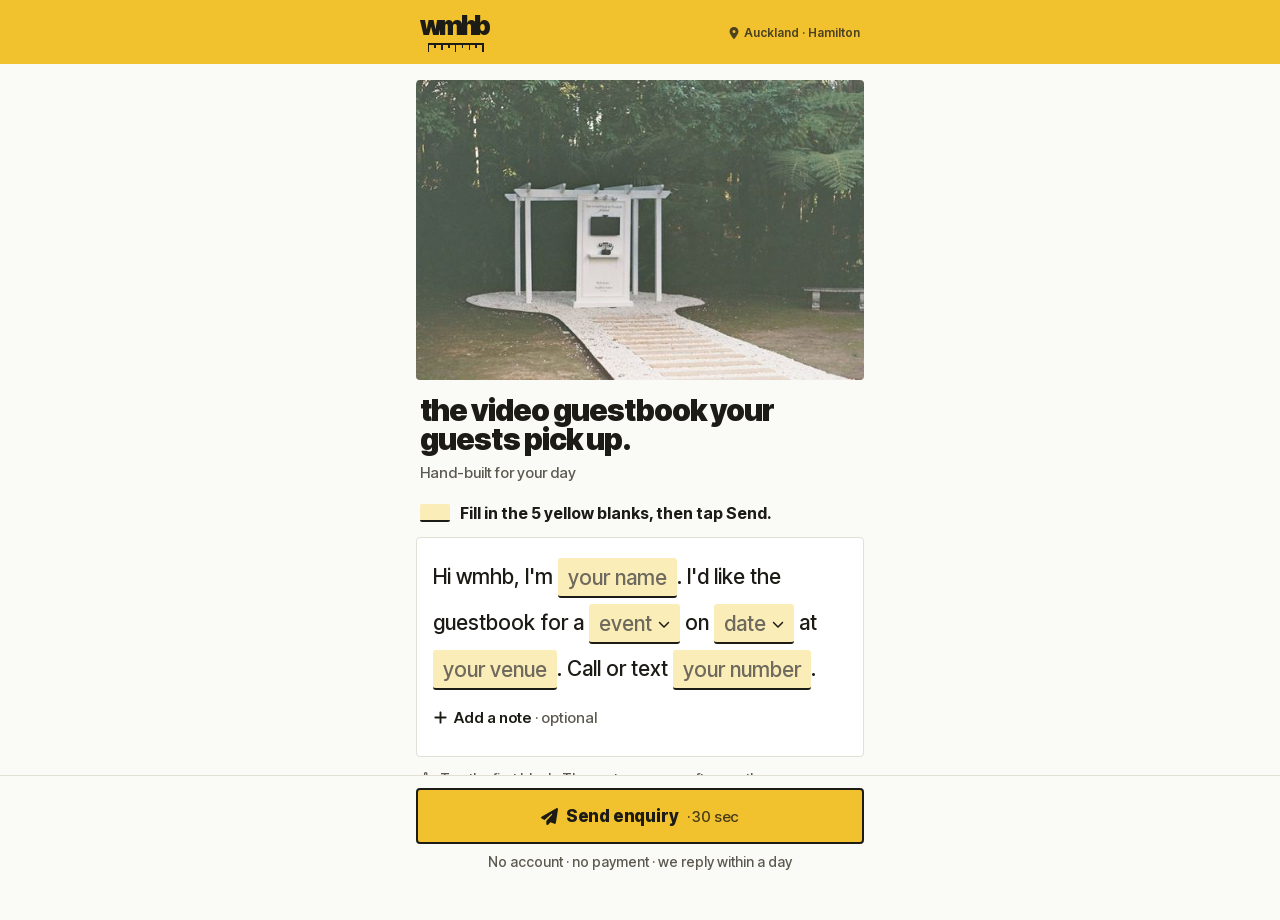
<file: docs/index.html>
<!doctype html>
<html lang="en-NZ">
<head>
<meta charset="utf-8">
<meta name="viewport" content="width=device-width, initial-scale=1, viewport-fit=cover">
<title>wmhb · check your date</title>
<meta name="description" content="Video guestbook hire in Auckland and Hamilton. Tell us your names, your event and your date. It takes 30 seconds and we reply within a day.">
<meta name="theme-color" content="#F1C22D">
<meta property="og:type" content="website">
<meta property="og:site_name" content="wmhb">
<meta property="og:title" content="wmhb · check your date">
<meta property="og:description" content="Video guestbook hire in Auckland and Hamilton. Hand-built for your day.">
<meta property="og:url" content="https://wmhb.co.nz/">
<meta property="og:image" content="https://wmhb.co.nz/assets/og-image.png">
<meta property="og:image:width" content="1200">
<meta property="og:image:height" content="630">
<meta property="og:image:alt" content="The wmhb wordmark with a ruler underneath, on yellow">
<meta name="twitter:card" content="summary_large_image">
<link rel="icon" type="image/png" sizes="32x32" href="assets/favicon-32.png">
<link rel="apple-touch-icon" href="assets/apple-touch-icon.png">
<link rel="preload" href="fonts/InterTight-subset.woff2" as="font" type="font/woff2" crossorigin>
<link rel="stylesheet" href="styles.css">
<script src="app.js" defer></script>
</head>
<body data-view="letter">

<svg xmlns="http://www.w3.org/2000/svg" style="display:none" aria-hidden="true">
<symbol id="i-xmark" viewBox="0 0 384 512"><path fill="currentColor" d="M342.6 150.6c12.5-12.5 12.5-32.8 0-45.3s-32.8-12.5-45.3 0L192 210.7 86.6 105.4c-12.5-12.5-32.8-12.5-45.3 0s-12.5 32.8 0 45.3L146.7 256 41.4 361.4c-12.5 12.5-12.5 32.8 0 45.3s32.8 12.5 45.3 0L192 301.3 297.4 406.6c12.5 12.5 32.8 12.5 45.3 0s12.5-32.8 0-45.3L237.3 256 342.6 150.6z"/></symbol>
<symbol id="i-pin" viewBox="0 0 384 512"><path fill="currentColor" d="M215.7 499.2C267 435 384 279.4 384 192C384 86 298 0 192 0S0 86 0 192c0 87.4 117 243 168.3 307.2c12.3 15.3 35.1 15.3 47.4 0zM192 128a64 64 0 1 1 0 128 64 64 0 1 1 0-128z"/></symbol>
<symbol id="i-chev-down" viewBox="0 0 512 512"><path fill="currentColor" d="M233.4 406.6c12.5 12.5 32.8 12.5 45.3 0l192-192c12.5-12.5 12.5-32.8 0-45.3s-32.8-12.5-45.3 0L256 338.7 86.6 169.4c-12.5-12.5-32.8-12.5-45.3 0s-12.5 32.8 0 45.3l192 192z"/></symbol>
<symbol id="i-plus" viewBox="0 0 448 512"><path fill="currentColor" d="M256 80c0-17.7-14.3-32-32-32s-32 14.3-32 32l0 144L48 224c-17.7 0-32 14.3-32 32s14.3 32 32 32l144 0 0 144c0 17.7 14.3 32 32 32s32-14.3 32-32l0-144 144 0c17.7 0 32-14.3 32-32s-14.3-32-32-32l-144 0 0-144z"/></symbol>
<symbol id="i-hand" viewBox="0 0 448 512"><path fill="currentColor" d="M160 64c0-8.8 7.2-16 16-16s16 7.2 16 16l0 136c0 10.3 6.6 19.5 16.4 22.8s20.6-.1 26.8-8.3c3-3.9 7.6-6.4 12.8-6.4c8.8 0 16 7.2 16 16c0 10.3 6.6 19.5 16.4 22.8s20.6-.1 26.8-8.3c3-3.9 7.6-6.4 12.8-6.4c7.8 0 14.3 5.6 15.7 13c1.6 8.2 7.3 15.1 15.1 18s16.7 1.6 23.3-3.6c2.7-2.1 6.1-3.4 9.9-3.4c8.8 0 16 7.2 16 16l0 16 0 104c0 39.8-32.2 72-72 72l-56 0-59.8 0-.9 0c-37.4 0-72.4-18.7-93.2-49.9L50.7 312.9c-4.9-7.4-2.9-17.3 4.4-22.2s17.3-2.9 22.2 4.4L116 353.2c5.9 8.8 16.8 12.7 26.9 9.7s17-12.4 17-23l0-19.9 0-256zM176 0c-35.3 0-64 28.7-64 64l0 197.7C91.2 238 55.5 232.8 28.5 250.7C-.9 270.4-8.9 310.1 10.8 339.5L78.3 440.8c29.7 44.5 79.6 71.2 133.1 71.2l.9 0 59.8 0 56 0c66.3 0 120-53.7 120-120l0-104 0-16c0-35.3-28.7-64-64-64c-4.5 0-8.8 .5-13 1.3c-11.7-15.4-30.2-25.3-51-25.3c-6.9 0-13.5 1.1-19.7 3.1C288.7 170.7 269.6 160 248 160c-2.7 0-5.4 .2-8 .5L240 64c0-35.3-28.7-64-64-64zm48 304c0-8.8-7.2-16-16-16s-16 7.2-16 16l0 96c0 8.8 7.2 16 16 16s16-7.2 16-16l0-96zm48-16c-8.8 0-16 7.2-16 16l0 96c0 8.8 7.2 16 16 16s16-7.2 16-16l0-96c0-8.8-7.2-16-16-16zm80 16c0-8.8-7.2-16-16-16s-16 7.2-16 16l0 96c0 8.8 7.2 16 16 16s16-7.2 16-16l0-96z"/></symbol>
<symbol id="i-plane" viewBox="0 0 512 512"><path fill="currentColor" d="M498.1 5.6c10.1 7 15.4 19.1 13.5 31.2l-64 416c-1.5 9.7-7.4 18.2-16 23s-18.9 5.4-28 1.6L284 427.7l-68.5 74.1c-8.9 9.7-22.9 12.9-35.2 8.1S160 493.2 160 480l0-83.6c0-4 1.5-7.8 4.2-10.8L331.8 202.8c5.8-6.3 5.6-16-.4-22s-15.7-6.4-22-.7L106 360.8 17.7 316.6C7.1 311.3 .3 300.7 0 288.9s5.9-22.8 16.1-28.7l448-256c10.7-6.1 23.9-5.5 34 1.4z"/></symbol>
<symbol id="i-arrow" viewBox="0 0 448 512"><path fill="currentColor" d="M438.6 278.6c12.5-12.5 12.5-32.8 0-45.3l-160-160c-12.5-12.5-32.8-12.5-45.3 0s-12.5 32.8 0 45.3L338.8 224 32 224c-17.7 0-32 14.3-32 32s14.3 32 32 32l306.7 0L233.4 393.4c-12.5 12.5-12.5 32.8 0 45.3s32.8 12.5 45.3 0l160-160z"/></symbol>
<symbol id="i-chev-up" viewBox="0 0 512 512"><path fill="currentColor" d="M233.4 105.4c12.5-12.5 32.8-12.5 45.3 0l192 192c12.5 12.5 12.5 32.8 0 45.3s-32.8 12.5-45.3 0L256 173.3 86.6 342.6c-12.5 12.5-32.8 12.5-45.3 0s-12.5-32.8 0-45.3l192-192z"/></symbol>
<symbol id="i-ring" viewBox="0 0 512 512"><path fill="currentColor" d="M64 208c0 7.8 4.4 18.7 17.1 30.3C126.5 214.1 188.9 200 256 200s129.5 14.1 174.9 38.3C443.6 226.7 448 215.8 448 208c0-12.3-10.8-32-47.9-50.6C364.9 139.8 314 128 256 128s-108.9 11.8-144.1 29.4C74.8 176 64 195.7 64 208zm192 40c-47 0-89.3 7.6-122.9 19.7C166.3 280.2 208.8 288 256 288s89.7-7.8 122.9-20.3C345.3 255.6 303 248 256 248zM0 208c0-49.6 39.4-85.8 83.3-107.8C129.1 77.3 190.3 64 256 64s126.9 13.3 172.7 36.2c43.9 22 83.3 58.2 83.3 107.8l0 96c0 49.6-39.4 85.8-83.3 107.8C382.9 434.7 321.7 448 256 448s-126.9-13.3-172.7-36.2C39.4 389.8 0 353.6 0 304l0-96z"/></symbol>
<symbol id="i-heart" viewBox="0 0 512 512"><path fill="currentColor" d="M47.6 300.4L228.3 469.1c7.5 7 17.4 10.9 27.7 10.9s20.2-3.9 27.7-10.9L464.4 300.4c30.4-28.3 47.6-68 47.6-109.5v-5.8c0-69.9-50.5-129.5-119.4-141C347 36.5 300.6 51.4 268 84L256 96 244 84c-32.6-32.6-79-47.5-124.6-39.9C50.5 55.6 0 115.2 0 185.1v5.8c0 41.5 17.2 81.2 47.6 109.5z"/></symbol>
<symbol id="i-cake" viewBox="0 0 448 512"><path fill="currentColor" d="M86.4 5.5L61.8 47.6C58 54.1 56 61.6 56 69.2L56 72c0 22.1 17.9 40 40 40s40-17.9 40-40l0-2.8c0-7.6-2-15-5.8-21.6L105.6 5.5C103.6 2.1 100 0 96 0s-7.6 2.1-9.6 5.5zm128 0L189.8 47.6c-3.8 6.5-5.8 14-5.8 21.6l0 2.8c0 22.1 17.9 40 40 40s40-17.9 40-40l0-2.8c0-7.6-2-15-5.8-21.6L233.6 5.5C231.6 2.1 228 0 224 0s-7.6 2.1-9.6 5.5zM317.8 47.6c-3.8 6.5-5.8 14-5.8 21.6l0 2.8c0 22.1 17.9 40 40 40s40-17.9 40-40l0-2.8c0-7.6-2-15-5.8-21.6L361.6 5.5C359.6 2.1 356 0 352 0s-7.6 2.1-9.6 5.5L317.8 47.6zM128 176c0-17.7-14.3-32-32-32s-32 14.3-32 32l0 48c-35.3 0-64 28.7-64 64l0 71c8.3 5.2 18.1 9 28.8 9c13.5 0 27.2-6.1 38.4-13.4c5.4-3.5 9.9-7.1 13-9.7c1.5-1.3 2.7-2.4 3.5-3.1c.4-.4 .7-.6 .8-.8l.1-.1s0 0 0 0s0 0 0 0s0 0 0 0s0 0 0 0c3.1-3.2 7.4-4.9 11.9-4.8s8.6 2.1 11.6 5.4c0 0 0 0 0 0s0 0 0 0l.1 .1c.1 .1 .4 .4 .7 .7c.7 .7 1.7 1.7 3.1 3c2.8 2.6 6.8 6.1 11.8 9.5c10.2 7.1 23 13.1 36.3 13.1s26.1-6 36.3-13.1c5-3.5 9-6.9 11.8-9.5c1.4-1.3 2.4-2.3 3.1-3c.3-.3 .6-.6 .7-.7l.1-.1c3-3.5 7.4-5.4 12-5.4s9 2 12 5.4l.1 .1c.1 .1 .4 .4 .7 .7c.7 .7 1.7 1.7 3.1 3c2.8 2.6 6.8 6.1 11.8 9.5c10.2 7.1 23 13.1 36.3 13.1s26.1-6 36.3-13.1c5-3.5 9-6.9 11.8-9.5c1.4-1.3 2.4-2.3 3.1-3c.3-.3 .6-.6 .7-.7l.1-.1c2.9-3.4 7.1-5.3 11.6-5.4s8.7 1.6 11.9 4.8c0 0 0 0 0 0s0 0 0 0s0 0 0 0l.1 .1c.2 .2 .4 .4 .8 .8c.8 .7 1.9 1.8 3.5 3.1c3.1 2.6 7.5 6.2 13 9.7c11.2 7.3 24.9 13.4 38.4 13.4c10.7 0 20.5-3.9 28.8-9l0-71c0-35.3-28.7-64-64-64l0-48c0-17.7-14.3-32-32-32s-32 14.3-32 32l0 48-64 0 0-48c0-17.7-14.3-32-32-32s-32 14.3-32 32l0 48-64 0 0-48zM448 394.6c-8.5 3.3-18.2 5.4-28.8 5.4c-22.5 0-42.4-9.9-55.8-18.6c-4.1-2.7-7.8-5.4-10.9-7.8c-2.8 2.4-6.1 5-9.8 7.5C329.8 390 310.6 400 288 400s-41.8-10-54.6-18.9c-3.5-2.4-6.7-4.9-9.4-7.2c-2.7 2.3-5.9 4.7-9.4 7.2C201.8 390 182.6 400 160 400s-41.8-10-54.6-18.9c-3.7-2.6-7-5.2-9.8-7.5c-3.1 2.4-6.8 5.1-10.9 7.8C71.2 390.1 51.3 400 28.8 400c-10.6 0-20.3-2.2-28.8-5.4L0 480c0 17.7 14.3 32 32 32l384 0c17.7 0 32-14.3 32-32l0-85.4z"/></symbol>
<symbol id="i-baby" viewBox="0 0 448 512"><path fill="currentColor" d="M152 88a72 72 0 1 1 144 0A72 72 0 1 1 152 88zM39.7 144.5c13-17.9 38-21.8 55.9-8.8L131.8 162c26.8 19.5 59.1 30 92.2 30s65.4-10.5 92.2-30l36.2-26.4c17.9-13 42.9-9 55.9 8.8s9 42.9-8.8 55.9l-36.2 26.4c-13.6 9.9-28.1 18.2-43.3 25l0 36.3-192 0 0-36.3c-15.2-6.7-29.7-15.1-43.3-25L48.5 200.3c-17.9-13-21.8-38-8.8-55.9zm89.8 184.8l60.6 53-26 37.2 24.3 24.3c15.6 15.6 15.6 40.9 0 56.6s-40.9 15.6-56.6 0l-48-48C70 438.6 68.1 417 79.2 401.1l50.2-71.8zm128.5 53l60.6-53 50.2 71.8c11.1 15.9 9.2 37.5-4.5 51.2l-48 48c-15.6 15.6-40.9 15.6-56.6 0s-15.6-40.9 0-56.6L284 419.4l-26-37.2z"/></symbol>
<symbol id="i-briefcase" viewBox="0 0 512 512"><path fill="currentColor" d="M184 48l144 0c4.4 0 8 3.6 8 8l0 40L176 96l0-40c0-4.4 3.6-8 8-8zm-56 8l0 40L64 96C28.7 96 0 124.7 0 160l0 96 192 0 128 0 192 0 0-96c0-35.3-28.7-64-64-64l-64 0 0-40c0-30.9-25.1-56-56-56L184 0c-30.9 0-56 25.1-56 56zM512 288l-192 0 0 32c0 17.7-14.3 32-32 32l-64 0c-17.7 0-32-14.3-32-32l0-32L0 288 0 416c0 35.3 28.7 64 64 64l384 0c35.3 0 64-28.7 64-64l0-128z"/></symbol>
<symbol id="i-store" viewBox="0 0 576 512"><path fill="currentColor" d="M547.6 103.8L490.3 13.1C485.2 5 476.1 0 466.4 0L109.6 0C99.9 0 90.8 5 85.7 13.1L28.3 103.8c-29.6 46.8-3.4 111.9 51.9 119.4c4 .5 8.1 .8 12.1 .8c26.1 0 49.3-11.4 65.2-29c15.9 17.6 39.1 29 65.2 29c26.1 0 49.3-11.4 65.2-29c15.9 17.6 39.1 29 65.2 29c26.2 0 49.3-11.4 65.2-29c16 17.6 39.1 29 65.2 29c4.1 0 8.1-.3 12.1-.8c55.5-7.4 81.8-72.5 52.1-119.4zM499.7 254.9c0 0 0 0-.1 0c-5.3 .7-10.7 1.1-16.2 1.1c-12.4 0-24.3-1.9-35.4-5.3L448 384l-320 0 0-133.4c-11.2 3.5-23.2 5.4-35.6 5.4c-5.5 0-11-.4-16.3-1.1l-.1 0c-4.1-.6-8.1-1.3-12-2.3L64 384l0 64c0 35.3 28.7 64 64 64l320 0c35.3 0 64-28.7 64-64l0-64 0-131.4c-4 1-8 1.8-12.3 2.3z"/></symbol>
<symbol id="i-wand" viewBox="0 0 576 512"><path fill="currentColor" d="M234.7 42.7L197 56.8c-3 1.1-5 4-5 7.2s2 6.1 5 7.2l37.7 14.1L248.8 123c1.1 3 4 5 7.2 5s6.1-2 7.2-5l14.1-37.7L315 71.2c3-1.1 5-4 5-7.2s-2-6.1-5-7.2L277.3 42.7 263.2 5c-1.1-3-4-5-7.2-5s-6.1 2-7.2 5L234.7 42.7zM46.1 395.4c-18.7 18.7-18.7 49.1 0 67.9l34.6 34.6c18.7 18.7 49.1 18.7 67.9 0L529.9 116.5c18.7-18.7 18.7-49.1 0-67.9L495.3 14.1c-18.7-18.7-49.1-18.7-67.9 0L46.1 395.4zM484.6 82.6l-105 105-23.3-23.3 105-105 23.3 23.3zM7.5 117.2C3 118.9 0 123.2 0 128s3 9.1 7.5 10.8L64 160l21.2 56.5c1.7 4.5 6 7.5 10.8 7.5s9.1-3 10.8-7.5L128 160l56.5-21.2c4.5-1.7 7.5-6 7.5-10.8s-3-9.1-7.5-10.8L128 96 106.8 39.5C105.1 35 100.8 32 96 32s-9.1 3-10.8 7.5L64 96 7.5 117.2zm352 256c-4.5 1.7-7.5 6-7.5 10.8s3 9.1 7.5 10.8L416 416l21.2 56.5c1.7 4.5 6 7.5 10.8 7.5s9.1-3 10.8-7.5L480 416l56.5-21.2c4.5-1.7 7.5-6 7.5-10.8s-3-9.1-7.5-10.8L480 352l-21.2-56.5c-1.7-4.5-6-7.5-10.8-7.5s-9.1 3-10.8 7.5L416 352l-56.5 21.2z"/></symbol>
<symbol id="i-question" viewBox="0 0 512 512"><path fill="currentColor" d="M464 256A208 208 0 1 0 48 256a208 208 0 1 0 416 0zM0 256a256 256 0 1 1 512 0A256 256 0 1 1 0 256zm169.8-90.7c7.9-22.3 29.1-37.3 52.8-37.3l58.3 0c34.9 0 63.1 28.3 63.1 63.1c0 22.6-12.1 43.5-31.7 54.8L280 264.4c-.2 13-10.9 23.6-24 23.6c-13.3 0-24-10.7-24-24l0-13.5c0-8.6 4.6-16.5 12.1-20.8l44.3-25.4c4.7-2.7 7.6-7.7 7.6-13.1c0-8.4-6.8-15.1-15.1-15.1l-58.3 0c-3.4 0-6.4 2.1-7.5 5.3l-.4 1.2c-4.4 12.5-18.2 19-30.6 14.6s-19-18.2-14.6-30.6l.4-1.2zM224 352a32 32 0 1 1 64 0 32 32 0 1 1 -64 0z"/></symbol>
<symbol id="i-calendar" viewBox="0 0 448 512"><path fill="currentColor" d="M152 24c0-13.3-10.7-24-24-24s-24 10.7-24 24l0 40L64 64C28.7 64 0 92.7 0 128l0 16 0 48L0 448c0 35.3 28.7 64 64 64l320 0c35.3 0 64-28.7 64-64l0-256 0-48 0-16c0-35.3-28.7-64-64-64l-40 0 0-40c0-13.3-10.7-24-24-24s-24 10.7-24 24l0 40L152 64l0-40zM48 192l80 0 0 56-80 0 0-56zm0 104l80 0 0 64-80 0 0-64zm128 0l96 0 0 64-96 0 0-64zm144 0l80 0 0 64-80 0 0-64zm80-48l-80 0 0-56 80 0 0 56zm0 160l0 40c0 8.8-7.2 16-16 16l-64 0 0-56 80 0zm-128 0l0 56-96 0 0-56 96 0zm-144 0l0 56-64 0c-8.8 0-16-7.2-16-16l0-40 80 0zM272 248l-96 0 0-56 96 0 0 56z"/></symbol>
<symbol id="i-phone" viewBox="0 0 512 512"><path fill="currentColor" d="M164.9 24.6c-7.7-18.6-28-28.5-47.4-23.2l-88 24C12.1 30.2 0 46 0 64C0 311.4 200.6 512 448 512c18 0 33.8-12.1 38.6-29.5l24-88c5.3-19.4-4.6-39.7-23.2-47.4l-96-40c-16.3-6.8-35.2-2.1-46.3 11.6L304.7 368C234.3 334.7 177.3 277.7 144 207.3L193.3 167c13.7-11.2 18.4-30 11.6-46.3l-40-96z"/></symbol>
<symbol id="i-instagram" viewBox="0 0 448 512"><path fill="currentColor" d="M224.1 141c-63.6 0-114.9 51.3-114.9 114.9s51.3 114.9 114.9 114.9S339 319.5 339 255.9 287.7 141 224.1 141zm0 189.6c-41.1 0-74.7-33.5-74.7-74.7s33.5-74.7 74.7-74.7 74.7 33.5 74.7 74.7-33.6 74.7-74.7 74.7zm146.4-194.3c0 14.9-12 26.8-26.8 26.8-14.9 0-26.8-12-26.8-26.8s12-26.8 26.8-26.8 26.8 12 26.8 26.8zm76.1 27.2c-1.7-35.9-9.9-67.7-36.2-93.9-26.2-26.2-58-34.4-93.9-36.2-37-2.1-147.9-2.1-184.9 0-35.8 1.7-67.6 9.9-93.9 36.1s-34.4 58-36.2 93.9c-2.1 37-2.1 147.9 0 184.9 1.7 35.9 9.9 67.7 36.2 93.9s58 34.4 93.9 36.2c37 2.1 147.9 2.1 184.9 0 35.9-1.7 67.7-9.9 93.9-36.2 26.2-26.2 34.4-58 36.2-93.9 2.1-37 2.1-147.8 0-184.8zM398.8 388c-7.8 19.6-22.9 34.7-42.6 42.6-29.5 11.7-99.5 9-132.1 9s-102.7 2.6-132.1-9c-19.6-7.8-34.7-22.9-42.6-42.6-11.7-29.5-9-99.5-9-132.1s-2.6-102.7 9-132.1c7.8-19.6 22.9-34.7 42.6-42.6 29.5-11.7 99.5-9 132.1-9s102.7-2.6 132.1 9c19.6 7.8 34.7 22.9 42.6 42.6 11.7 29.5 9 99.5 9 132.1s2.7 102.7-9 132.1z"/></symbol>
<symbol id="i-check" viewBox="0 0 448 512"><path fill="currentColor" d="M438.6 105.4c12.5 12.5 12.5 32.8 0 45.3l-256 256c-12.5 12.5-32.8 12.5-45.3 0l-128-128c-12.5-12.5-12.5-32.8 0-45.3s32.8-12.5 45.3 0L160 338.7 393.4 105.4c12.5-12.5 32.8-12.5 45.3 0z"/></symbol>
<symbol id="i-updown" viewBox="0 0 320 512"><path fill="currentColor" d="M182.6 9.4c-12.5-12.5-32.8-12.5-45.3 0l-96 96c-12.5 12.5-12.5 32.8 0 45.3s32.8 12.5 45.3 0L128 109.3l0 293.5L86.6 361.4c-12.5-12.5-32.8-12.5-45.3 0s-12.5 32.8 0 45.3l96 96c12.5 12.5 32.8 12.5 45.3 0l96-96c12.5-12.5 12.5-32.8 0-45.3s-32.8-12.5-45.3 0L192 402.7l0-293.5 41.4 41.4c12.5 12.5 32.8 12.5 45.3 0s12.5-32.8 0-45.3l-96-96z"/></symbol>
<symbol id="i-alert" viewBox="0 0 512 512"><path fill="currentColor" d="M256 512A256 256 0 1 0 256 0a256 256 0 1 0 0 512zm0-384c13.3 0 24 10.7 24 24l0 112c0 13.3-10.7 24-24 24s-24-10.7-24-24l0-112c0-13.3 10.7-24 24-24zM224 352a32 32 0 1 1 64 0 32 32 0 1 1 -64 0z"/></symbol>
<symbol id="i-warn" viewBox="0 0 512 512"><path fill="currentColor" d="M256 32c14.2 0 27.3 7.5 34.5 19.8l216 368c7.3 12.4 7.3 27.7 .2 40.1S486.3 480 472 480L40 480c-14.3 0-27.6-7.7-34.7-20.1s-7-27.8 .2-40.1l216-368C228.7 39.5 241.8 32 256 32zm0 128c-13.3 0-24 10.7-24 24l0 112c0 13.3 10.7 24 24 24s24-10.7 24-24l0-112c0-13.3-10.7-24-24-24zm32 224a32 32 0 1 0 -64 0 32 32 0 1 0 64 0z"/></symbol>
<symbol id="i-save" viewBox="0 0 448 512"><path fill="currentColor" d="M64 32C28.7 32 0 60.7 0 96L0 416c0 35.3 28.7 64 64 64l320 0c35.3 0 64-28.7 64-64l0-242.7c0-17-6.7-33.3-18.7-45.3L352 50.7C340 38.7 323.7 32 306.7 32L64 32zm0 96c0-17.7 14.3-32 32-32l192 0c17.7 0 32 14.3 32 32l0 64c0 17.7-14.3 32-32 32L96 224c-17.7 0-32-14.3-32-32l0-64zM224 288a64 64 0 1 1 0 128 64 64 0 1 1 0-128z"/></symbol>
<symbol id="i-retry" viewBox="0 0 512 512"><path fill="currentColor" d="M463.5 224l8.5 0c13.3 0 24-10.7 24-24l0-128c0-9.7-5.8-18.5-14.8-22.2s-19.3-1.7-26.2 5.2L413.4 96.6c-87.6-86.5-228.7-86.2-315.8 1c-87.5 87.5-87.5 229.3 0 316.8s229.3 87.5 316.8 0c12.5-12.5 12.5-32.8 0-45.3s-32.8-12.5-45.3 0c-62.5 62.5-163.8 62.5-226.3 0s-62.5-163.8 0-226.3c62.2-62.2 162.7-62.5 225.3-1L327 183c-6.9 6.9-8.9 17.2-5.2 26.2s12.5 14.8 22.2 14.8l119.5 0z"/></symbol>
</svg>

<header class="band" id="band">
  <div class="band-inner">
    <span class="wordmark" role="img" aria-label="wmhb">
      <span class="wordmark-text" aria-hidden="true">wmhb</span>
      <span class="ruler" aria-hidden="true"><i class="t-l"></i><i class="t-s"></i><i class="t-m"></i><i class="t-s"></i><i class="t-l"></i><i class="t-s"></i><i class="t-m"></i><i class="t-s"></i><i class="t-l"></i></span>
    </span>
    <span class="band-right" id="band-right">
      <span class="band-place" id="band-place"><svg class="ic" aria-hidden="true"><use href="#i-pin"/></svg>Auckland · Hamilton</span>
      <span class="band-tag" id="band-tag" hidden><svg class="ic" aria-hidden="true"><use href="#i-updown"/></svg>Scrolled to your letter</span>
    </span>
  </div>
</header>

<main class="page" id="page">

  <!-- Letter view: F1 to F7, and F9 -->
  <div class="view" id="view-letter">

    <section class="panel panel--fail" id="fail" role="alert" hidden>
      <div class="panel-head">
        <span class="circle circle--white"><svg class="ic ic--lg" aria-hidden="true"><use href="#i-warn"/></svg></span>
        <h2 class="fail-title" id="fail-title" tabindex="-1">couldn't send that one.</h2>
      </div>
      <p class="fail-text" id="fail-text">Your connection dropped. Your letter is still here, nothing is lost.</p>
    </section>

    <div id="hero">
      <div class="photo">
        <img src="assets/guestbook-800.jpg" srcset="assets/guestbook-560.jpg 560w, assets/guestbook-800.jpg 800w" sizes="(max-width: 480px) calc(100vw - 32px), 448px" width="800" height="535" alt="The wmhb video guestbook: a white panelled board with a vintage rotary phone, under a white pergola in a garden" fetchpriority="high">
      </div>
      <section class="intro">
        <h1 class="intro-title">the video guestbook your guests pick&nbsp;up.</h1>
        <p class="intro-line">Hand-built for your day</p>
      </section>
    </div>

    <p class="blanks-hint"><span class="blanks-hint-swatch" aria-hidden="true"></span><span>Fill in the 5 yellow blanks, then tap Send.</span></p>

    <section class="card letter" id="letter" aria-label="Your enquiry">
      <div class="summary" id="summary" role="alert" tabindex="-1" hidden>
        <svg class="ic summary-ic" aria-hidden="true"><use href="#i-alert"/></svg>
        <p id="summary-text"></p>
      </div>

      <p class="letter-text">Hi wmhb, <span id="conn-name">I'm</span>
        <span class="slot" id="slot-name"><button type="button" class="blank" id="blank-name" data-field="name"></button><span class="field" id="field-name" hidden><label for="in-name" class="vh">Your name</label><span class="grow"><input id="in-name" type="text" size="1" maxlength="60" autocomplete="name" autocapitalize="words" enterkeyhint="next" placeholder="your name"></span></span></span>.
        <span id="conn-like">I'd</span> like the guestbook for<span id="conn-event"> a</span>
        <span class="keep"><button type="button" class="blank blank--pick" id="blank-event" data-field="event" aria-haspopup="dialog"></button><span id="punct-event"></span></span><span id="conn-when"> around </span><span class="keep"><button type="button" class="blank blank--pick" id="blank-when" data-field="when" aria-haspopup="dialog"></button><span id="punct-when"></span></span><span id="conn-venue"> at </span><span class="slot" id="slot-venue"><button type="button" class="blank" id="blank-venue" data-field="venue"></button><span class="field" id="field-venue" hidden><label for="in-venue" class="vh">Your venue</label><span class="grow"><input id="in-venue" type="text" size="1" maxlength="80" autocomplete="off" autocapitalize="words" enterkeyhint="next" placeholder="your venue"></span></span></span>.
        <span id="conn-reply">Call or text</span>
        <span class="slot" id="slot-reply"><button type="button" class="blank" id="blank-reply" data-field="reply"></button><span class="field" id="field-reply" hidden><label for="in-reply" class="vh" id="label-reply">Your phone number</label><span class="grow"><input id="in-reply" type="tel" size="1" inputmode="tel" maxlength="20" autocomplete="tel" enterkeyhint="send" placeholder="your number"></span></span></span>.
      </p>

      <div class="reply-by" id="reply-by" hidden>
        <span class="reply-by-label" id="reply-by-label">Reply by</span>
        <span class="toggle" role="group" aria-labelledby="reply-by-label">
          <button type="button" class="toggle-btn keep-focus" id="by-phone" aria-pressed="true"><svg class="ic" aria-hidden="true"><use href="#i-phone"/></svg>Phone</button>
          <button type="button" class="toggle-btn keep-focus" id="by-instagram" aria-pressed="false"><svg class="ic" aria-hidden="true"><use href="#i-instagram"/></svg>Instagram</button>
        </span>
      </div>
      <p class="field-msg" id="reply-msg" hidden></p>

      <div class="note" id="note-wrap" hidden>
        <label for="in-note" class="note-label">Your note <span class="muted">· optional</span></label>
        <textarea id="in-note" maxlength="500" rows="3" placeholder="Venue, guest numbers, ideas"></textarea>
        <p class="note-count" id="note-count" aria-live="polite"></p>
      </div>
      <button type="button" class="add-note" id="add-note"><svg class="ic" aria-hidden="true"><use href="#i-plus"/></svg>Add a note <span class="muted" id="add-note-hint">· optional</span></button>

      <p class="saved" id="saved" hidden><svg class="ic" aria-hidden="true"><use href="#i-save"/></svg>Saved on this phone</p>

      <div class="hp" aria-hidden="true" inert><label for="website">Leave this empty</label><input id="website" name="hp-website" type="text" tabindex="-1" autocomplete="off"></div>
    </section>

    <p class="step-hint" id="step-hint" hidden><span class="tag" id="step-hint-tag">1 of 5</span><span id="step-hint-text">First names are perfect</span></p>
    <p class="tip" id="tip"><svg class="ic" aria-hidden="true"><use href="#i-hand"/></svg><span id="tip-text">Tap the first blank. The rest open one after another.</span></p>
  </div>

  <!-- Sent view: F8 -->
  <div class="view" id="view-sent" hidden>
    <section class="panel panel--ok" role="status">
      <div class="panel-head">
        <span class="circle circle--ok"><svg class="ic ic--xl" aria-hidden="true"><use href="#i-check"/></svg></span>
        <h1 class="ok-title" id="ok-title" tabindex="-1">enquiry sent</h1>
      </div>
      <p class="ok-text" id="ok-text"></p>
    </section>
    <section class="card receipt">
      <p class="receipt-label">Your letter</p>
      <p class="receipt-text" id="receipt-text"></p>
      <p class="receipt-note" id="receipt-note" hidden></p>
    </section>
    <section class="next-steps">
      <h2 class="next-title">what happens next</h2>
      <ol>
        <li><span class="num">1</span><span id="next-1">We check your month is free</span></li>
        <li><span class="num">2</span><span>We send a quote within 24 hours</span></li>
        <li><span class="num">3</span><span>You decide, no obligation</span></li>
      </ol>
    </section>
  </div>
</main>

<!-- Bottom action bar (sticky) -->
<div class="actions" id="actions">
  <div class="actions-inner">
    <button type="button" class="btn btn--primary" id="send-btn">
      <span class="spinner" aria-hidden="true"></span>
      <svg class="ic btn-ic" aria-hidden="true"><use href="#i-plane"/></svg>
      <span id="send-label">Send enquiry</span><span class="btn-extra" id="send-extra"> · 30 sec</span>
    </button>
    <a class="btn btn--primary" id="ig-btn" href="https://instagram.com/whatmyhusbandbuilds" hidden><svg class="ic ic--xl" aria-hidden="true"><use href="#i-instagram"/></svg>Back to Instagram</a>
    <a class="btn btn--secondary" id="dm-btn" href="https://ig.me/m/whatmyhusbandbuilds" hidden><svg class="ic ic--xl" aria-hidden="true"><use href="#i-instagram"/></svg><span id="dm-label">Copy &amp; send as a DM</span></a>
    <p class="actions-note" id="actions-note" aria-live="polite">No account · no payment · we reply within a day</p>
  </div>
</div>

<!-- Bar above the keyboard while typing (F2, F5) -->
<div class="kbar" id="kbar" hidden>
  <div class="kbar-inner">
    <span class="kbar-text"><span class="tag" id="kbar-tag" hidden></span><span id="kbar-text">Next: what you're celebrating</span></span>
    <button type="button" class="btn btn--secondary btn--small btn--tight keep-focus" id="kbar-unsure" hidden>Not sure yet</button>
    <button type="button" class="btn btn--primary btn--small keep-focus" id="kbar-btn"><svg class="ic" id="kbar-ic-send" aria-hidden="true" hidden><use href="#i-plane"/></svg><svg class="ic" id="kbar-ic-done" aria-hidden="true" hidden><use href="#i-check"/></svg><span id="kbar-label">Next</span><svg class="ic" id="kbar-ic-next" aria-hidden="true"><use href="#i-arrow"/></svg></button>
  </div>
</div>

<!-- F3 and F4: one sheet with three pages: event, then month, then day -->
<dialog class="sheet" id="sheet" aria-labelledby="sheet-event-title">
  <div class="sheet-scrim" id="sheet-scrim" data-close></div>
  <div class="sheet-panel" id="sheet-panel">
    <div class="sheet-grab" aria-hidden="true"></div>

    <!-- F3: event -->
    <div class="sheet-page" id="sheet-event">
      <div class="sheet-head">
        <div>
          <p class="sheet-step">2 of 5</p>
          <h2 class="sheet-title" id="sheet-event-title">what are you celebrating?</h2>
          <p class="sheet-hint" id="sheet-event-hint">Tap one. The date picker opens next.</p>
        </div>
        <button type="button" class="sheet-close" data-close aria-label="Close"><svg class="ic ic--lg" aria-hidden="true"><use href="#i-xmark"/></svg></button>
      </div>
      <div class="events" id="events">
        <button type="button" class="pill" data-event="Wedding"><span class="pill-ic"><svg class="ic" aria-hidden="true"><use href="#i-ring"/></svg></span><span><span class="pill-name">Wedding</span><span class="pill-sub">incl. walimah</span></span></button>
        <button type="button" class="pill" data-event="Engagement"><span class="pill-ic"><svg class="ic" aria-hidden="true"><use href="#i-heart"/></svg></span><span><span class="pill-name">Engagement</span></span></button>
        <button type="button" class="pill" data-event="Birthday"><span class="pill-ic"><svg class="ic" aria-hidden="true"><use href="#i-cake"/></svg></span><span><span class="pill-name">Birthday</span><span class="pill-sub">21st, quinceañera</span></span></button>
        <button type="button" class="pill" data-event="Baby shower"><span class="pill-ic"><svg class="ic" aria-hidden="true"><use href="#i-baby"/></svg></span><span><span class="pill-name">Baby shower</span></span></button>
        <button type="button" class="pill" data-event="Corporate"><span class="pill-ic"><svg class="ic" aria-hidden="true"><use href="#i-briefcase"/></svg></span><span><span class="pill-name">Corporate</span></span></button>
        <button type="button" class="pill" data-event="Market"><span class="pill-ic"><svg class="ic" aria-hidden="true"><use href="#i-store"/></svg></span><span><span class="pill-name">Market</span></span></button>
        <button type="button" class="pill pill--wide" data-event="Something else"><span class="pill-ic pill-ic--square"><svg class="ic" aria-hidden="true"><use href="#i-wand"/></svg></span><span><span class="pill-name">Something else</span><span class="pill-sub">Tell us in the note</span></span></button>
      </div>
    </div>

    <!-- F4: month -->
    <div class="sheet-page" id="sheet-when" hidden>
      <div class="sheet-head">
        <div>
          <p class="sheet-step">3 of 5</p>
          <h2 class="sheet-title" id="sheet-when-title">when's your event?</h2>
          <p class="sheet-hint">Pick the month, then the day.</p>
        </div>
        <button type="button" class="sheet-close" data-close aria-label="Close"><svg class="ic ic--lg" aria-hidden="true"><use href="#i-xmark"/></svg></button>
      </div>
      <div class="months" id="months"></div>
      <button type="button" class="opt opt--wide" id="not-sure"><svg class="ic" aria-hidden="true"><use href="#i-question"/></svg>Not sure yet</button>
    </div>

    <!-- Day: opens after a month is picked -->
    <div class="sheet-page" id="sheet-day" hidden>
      <div class="sheet-head">
        <div>
          <button type="button" class="sheet-back" id="day-back"><svg class="ic ic--back" aria-hidden="true"><use href="#i-arrow"/></svg>Months</button>
          <p class="sheet-step">3 of 5</p>
          <h2 class="sheet-title" id="sheet-day-title">which day?</h2>
          <p class="sheet-hint" id="sheet-day-hint"></p>
        </div>
        <button type="button" class="sheet-close" data-close aria-label="Close"><svg class="ic ic--lg" aria-hidden="true"><use href="#i-xmark"/></svg></button>
      </div>
      <div class="days" id="days" role="group" aria-labelledby="sheet-day-title"></div>
      <button type="button" class="opt opt--wide" id="day-unsure"><svg class="ic" aria-hidden="true"><use href="#i-question"/></svg>Not sure of the day yet</button>
      <p class="day-note" id="day-note"></p>
    </div>
  </div>
  <!-- Holds the keyboard open on iPhone while the sheet slides away before the reply field (see holdKeyboard in app.js) -->
  <input class="kb-proxy" id="kb-proxy" type="text" tabindex="-1" aria-hidden="true" autocomplete="off" disabled>
</dialog>

<p class="toast" id="toast" role="status" aria-live="polite" hidden></p>

</body>
</html>
</file>
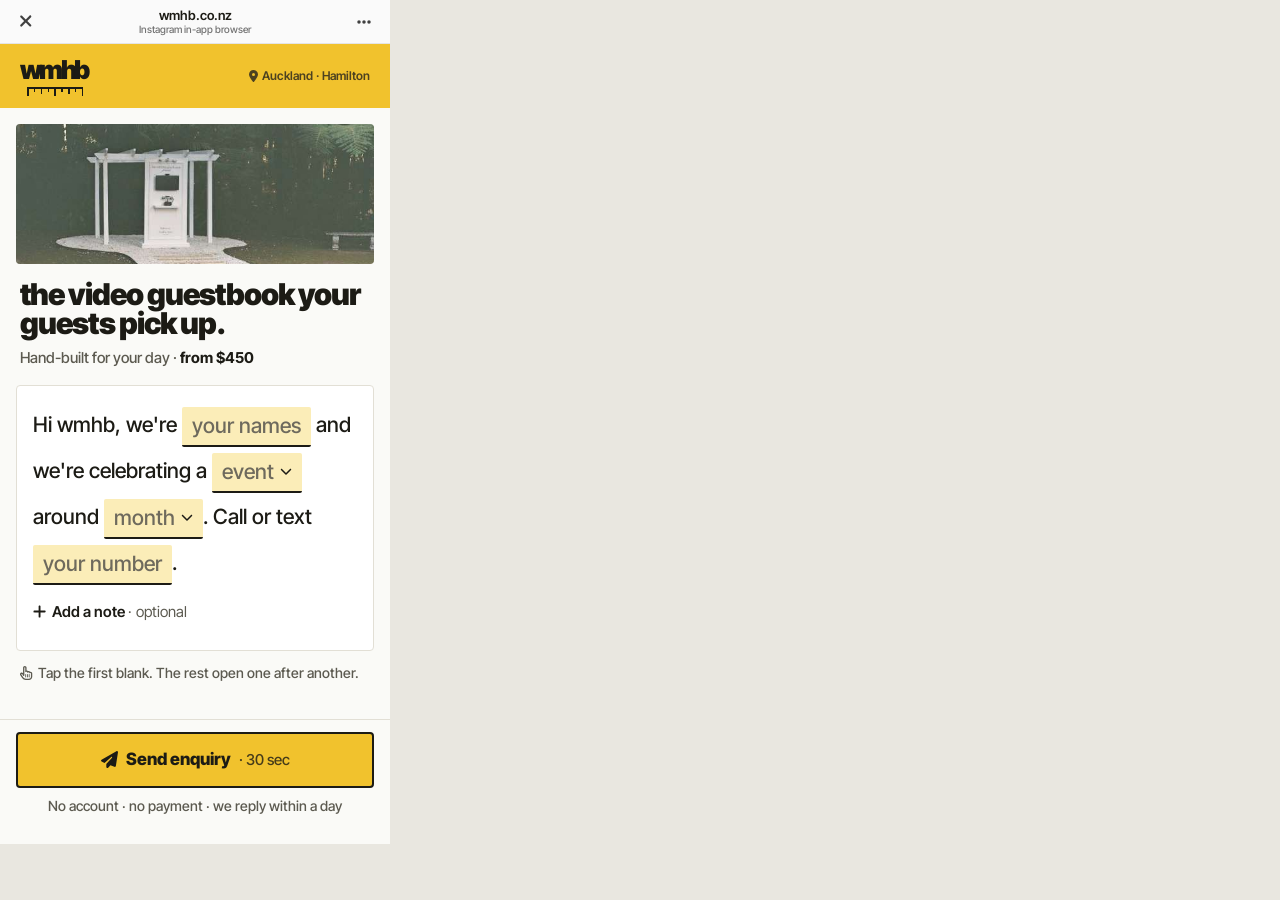
<file: design/screens/F1-Letter.html>
<!doctype html>
<html lang="en">
<head>
<meta charset="utf-8">
<meta name="viewport" content="width=device-width, initial-scale=1">
<title>F1 · Letter</title>
<link href="https://fonts.googleapis.com/css2?family=Inter+Tight:wght@500;600;700;800;900&display=swap" rel="stylesheet">
<link rel="stylesheet" href="screens.css">
</head>
<body>
<!-- Design reference only: a static mockup at 390x844, built with Tailwind classes. Not production code. -->
<div id="screen" class="relative w-[390px] h-[844px] overflow-hidden bg-paper text-ink antialiased font-sans font-medium">
<div id="ig-bar" class="h-11 flex items-center justify-between px-1 bg-neutral-50 border-b border-neutral-200">
<button aria-label="Close" class="w-11 h-11 flex items-center justify-center text-neutral-700"><i class="faicon text-lg"><svg xmlns="http://www.w3.org/2000/svg" viewBox="0 0 384 512" aria-hidden="true" style="display: inline-block; height: 1em; width: 0.7500em; overflow: visible; vertical-align: -0.125em"><path fill="currentColor" d="M342.6 150.6c12.5-12.5 12.5-32.8 0-45.3s-32.8-12.5-45.3 0L192 210.7 86.6 105.4c-12.5-12.5-32.8-12.5-45.3 0s-12.5 32.8 0 45.3L146.7 256 41.4 361.4c-12.5 12.5-12.5 32.8 0 45.3s32.8 12.5 45.3 0L192 301.3 297.4 406.6c12.5 12.5 32.8 12.5 45.3 0s12.5-32.8 0-45.3L237.3 256 342.6 150.6z"></path></svg></i></button>
<div class="text-center leading-tight"><p class="text-[13px] font-semibold">wmhb.co.nz</p><p class="text-[10px] text-neutral-500">Instagram in-app browser</p></div>
<button aria-label="More" class="w-11 h-11 flex items-center justify-center text-neutral-700"><i class="faicon "><svg xmlns="http://www.w3.org/2000/svg" viewBox="0 0 448 512" aria-hidden="true" style="display: inline-block; height: 1em; width: 0.8750em; overflow: visible; vertical-align: -0.125em"><path fill="currentColor" d="M8 256a56 56 0 1 1 112 0A56 56 0 1 1 8 256zm160 0a56 56 0 1 1 112 0 56 56 0 1 1 -112 0zm216-56a56 56 0 1 1 0 112 56 56 0 1 1 0-112z"></path></svg></i></button>
</div>
<header id="header" class="h-16 bg-yellow flex items-center justify-between px-5">
<span class="inline-flex flex-col items-center"><span class="text-[26px] leading-none font-black tracking-[-0.1024em] text-ink pr-[3px]">wmhb</span><span aria-hidden="true" class="mt-1 w-[56px] border-t-2 border-ink flex justify-between"><span class="w-[1.5px] h-[7px] bg-ink"></span><span class="w-[1.5px] h-[3px] bg-ink"></span><span class="w-[1.5px] h-[5px] bg-ink"></span><span class="w-[1.5px] h-[3px] bg-ink"></span><span class="w-[1.5px] h-[7px] bg-ink"></span><span class="w-[1.5px] h-[3px] bg-ink"></span><span class="w-[1.5px] h-[5px] bg-ink"></span><span class="w-[1.5px] h-[3px] bg-ink"></span><span class="w-[1.5px] h-[7px] bg-ink"></span></span></span>
<span class="text-xs font-semibold text-mutedy"><i class="faicon mr-1"><svg xmlns="http://www.w3.org/2000/svg" viewBox="0 0 384 512" aria-hidden="true" style="display: inline-block; height: 1em; width: 0.7500em; overflow: visible; vertical-align: -0.125em"><path fill="currentColor" d="M215.7 499.2C267 435 384 279.4 384 192C384 86 298 0 192 0S0 86 0 192c0 87.4 117 243 168.3 307.2c12.3 15.3 35.1 15.3 47.4 0zM192 128a64 64 0 1 1 0 128 64 64 0 1 1 0-128z"></path></svg></i>Auckland · Hamilton</span>
</header>
<div id="board-photo" class="mx-4 mt-4 h-[140px] rounded bg-line overflow-hidden"><img src="../../assets/guestbook-560.jpg" alt="White panelled wmhb guestbook board with a vintage rotary phone under a white pergola in a garden" class="w-full h-full object-cover object-[42%_58%]"></div>
<section id="intro" class="px-5 pt-4">
<h1 class="text-[30px] leading-[0.98] font-black tracking-[-0.03em]">the video guestbook your guests pick up.</h1>
<p class="mt-2 text-[15px] font-medium text-muted">Hand-built for your day · <span class="font-bold text-ink">from $450</span></p>
</section>
<section id="letter" class="mx-4 mt-4 rounded bg-white border border-line p-4">
<p class="text-[21px] leading-[46px] font-medium">
Hi wmhb, we're
<button class="inline-flex items-center gap-1.5 h-10 px-2.5 rounded-sm bg-yellowsoft border-b-2 border-ink text-placeholder align-middle">your names</button>
and we're celebrating a
<button class="inline-flex items-center gap-1.5 h-10 px-2.5 rounded-sm bg-yellowsoft border-b-2 border-ink text-placeholder align-middle">event <i class="faicon text-xs text-ink"><svg xmlns="http://www.w3.org/2000/svg" viewBox="0 0 512 512" aria-hidden="true" style="display: inline-block; height: 1em; width: 1.0000em; overflow: visible; vertical-align: -0.125em"><path fill="currentColor" d="M233.4 406.6c12.5 12.5 32.8 12.5 45.3 0l192-192c12.5-12.5 12.5-32.8 0-45.3s-32.8-12.5-45.3 0L256 338.7 86.6 169.4c-12.5-12.5-32.8-12.5-45.3 0s-12.5 32.8 0 45.3l192 192z"></path></svg></i></button>
around
<button class="inline-flex items-center gap-1.5 h-10 px-2.5 rounded-sm bg-yellowsoft border-b-2 border-ink text-placeholder align-middle">month <i class="faicon text-xs text-ink"><svg xmlns="http://www.w3.org/2000/svg" viewBox="0 0 512 512" aria-hidden="true" style="display: inline-block; height: 1em; width: 1.0000em; overflow: visible; vertical-align: -0.125em"><path fill="currentColor" d="M233.4 406.6c12.5 12.5 32.8 12.5 45.3 0l192-192c12.5-12.5 12.5-32.8 0-45.3s-32.8-12.5-45.3 0L256 338.7 86.6 169.4c-12.5-12.5-32.8-12.5-45.3 0s-12.5 32.8 0 45.3l192 192z"></path></svg></i></button>.
Call or text
<button class="inline-flex items-center gap-1.5 h-10 px-2.5 rounded-sm bg-yellowsoft border-b-2 border-ink text-placeholder align-middle">your number</button>.
</p>
<button id="add-note" class="mt-1 h-11 text-[15px] font-semibold text-ink"><i class="faicon mr-1.5"><svg xmlns="http://www.w3.org/2000/svg" viewBox="0 0 448 512" aria-hidden="true" style="display: inline-block; height: 1em; width: 0.8750em; overflow: visible; vertical-align: -0.125em"><path fill="currentColor" d="M256 80c0-17.7-14.3-32-32-32s-32 14.3-32 32l0 144L48 224c-17.7 0-32 14.3-32 32s14.3 32 32 32l144 0 0 144c0 17.7 14.3 32 32 32s32-14.3 32-32l0-144 144 0c17.7 0 32-14.3 32-32s-14.3-32-32-32l-144 0 0-144z"></path></svg></i>Add a note <span class="font-normal text-muted">· optional</span></button>
</section>
<p class="mx-5 mt-3 text-sm text-muted"><i class="faicon mr-1.5"><svg xmlns="http://www.w3.org/2000/svg" viewBox="0 0 448 512" aria-hidden="true" style="display: inline-block; height: 1em; width: 0.8750em; overflow: visible; vertical-align: -0.125em"><path fill="currentColor" d="M160 64c0-8.8 7.2-16 16-16s16 7.2 16 16l0 136c0 10.3 6.6 19.5 16.4 22.8s20.6-.1 26.8-8.3c3-3.9 7.6-6.4 12.8-6.4c8.8 0 16 7.2 16 16c0 10.3 6.6 19.5 16.4 22.8s20.6-.1 26.8-8.3c3-3.9 7.6-6.4 12.8-6.4c7.8 0 14.3 5.6 15.7 13c1.6 8.2 7.3 15.1 15.1 18s16.7 1.6 23.3-3.6c2.7-2.1 6.1-3.4 9.9-3.4c8.8 0 16 7.2 16 16l0 16 0 104c0 39.8-32.2 72-72 72l-56 0-59.8 0-.9 0c-37.4 0-72.4-18.7-93.2-49.9L50.7 312.9c-4.9-7.4-2.9-17.3 4.4-22.2s17.3-2.9 22.2 4.4L116 353.2c5.9 8.8 16.8 12.7 26.9 9.7s17-12.4 17-23l0-19.9 0-256zM176 0c-35.3 0-64 28.7-64 64l0 197.7C91.2 238 55.5 232.8 28.5 250.7C-.9 270.4-8.9 310.1 10.8 339.5L78.3 440.8c29.7 44.5 79.6 71.2 133.1 71.2l.9 0 59.8 0 56 0c66.3 0 120-53.7 120-120l0-104 0-16c0-35.3-28.7-64-64-64c-4.5 0-8.8 .5-13 1.3c-11.7-15.4-30.2-25.3-51-25.3c-6.9 0-13.5 1.1-19.7 3.1C288.7 170.7 269.6 160 248 160c-2.7 0-5.4 .2-8 .5L240 64c0-35.3-28.7-64-64-64zm48 304c0-8.8-7.2-16-16-16s-16 7.2-16 16l0 96c0 8.8 7.2 16 16 16s16-7.2 16-16l0-96zm48-16c-8.8 0-16 7.2-16 16l0 96c0 8.8 7.2 16 16 16s16-7.2 16-16l0-96c0-8.8-7.2-16-16-16zm80 16c0-8.8-7.2-16-16-16s-16 7.2-16 16l0 96c0 8.8 7.2 16 16 16s16-7.2 16-16l0-96z"></path></svg></i>Tap the first blank. The rest open one after another.</p>
<div id="action-bar" class="absolute bottom-0 inset-x-0 bg-paper border-t border-line px-4 pt-3 pb-7">
<button id="send-btn" class="w-full h-14 rounded bg-yellow text-ink border-2 border-ink text-[17px] font-extrabold flex items-center justify-center gap-2"><i class="faicon "><svg xmlns="http://www.w3.org/2000/svg" viewBox="0 0 512 512" aria-hidden="true" style="display: inline-block; height: 1em; width: 1.0000em; overflow: visible; vertical-align: -0.125em"><path fill="currentColor" d="M498.1 5.6c10.1 7 15.4 19.1 13.5 31.2l-64 416c-1.5 9.7-7.4 18.2-16 23s-18.9 5.4-28 1.6L284 427.7l-68.5 74.1c-8.9 9.7-22.9 12.9-35.2 8.1S160 493.2 160 480l0-83.6c0-4 1.5-7.8 4.2-10.8L331.8 202.8c5.8-6.3 5.6-16-.4-22s-15.7-6.4-22-.7L106 360.8 17.7 316.6C7.1 311.3 .3 300.7 0 288.9s5.9-22.8 16.1-28.7l448-256c10.7-6.1 23.9-5.5 34 1.4z"></path></svg></i>Send enquiry <span class="font-medium text-[15px] opacity-80">· 30 sec</span></button>
<p class="mt-2 text-center text-sm text-muted">No account · no payment · we reply within a day</p>
</div>

</div>
</body>
</html>
</file>
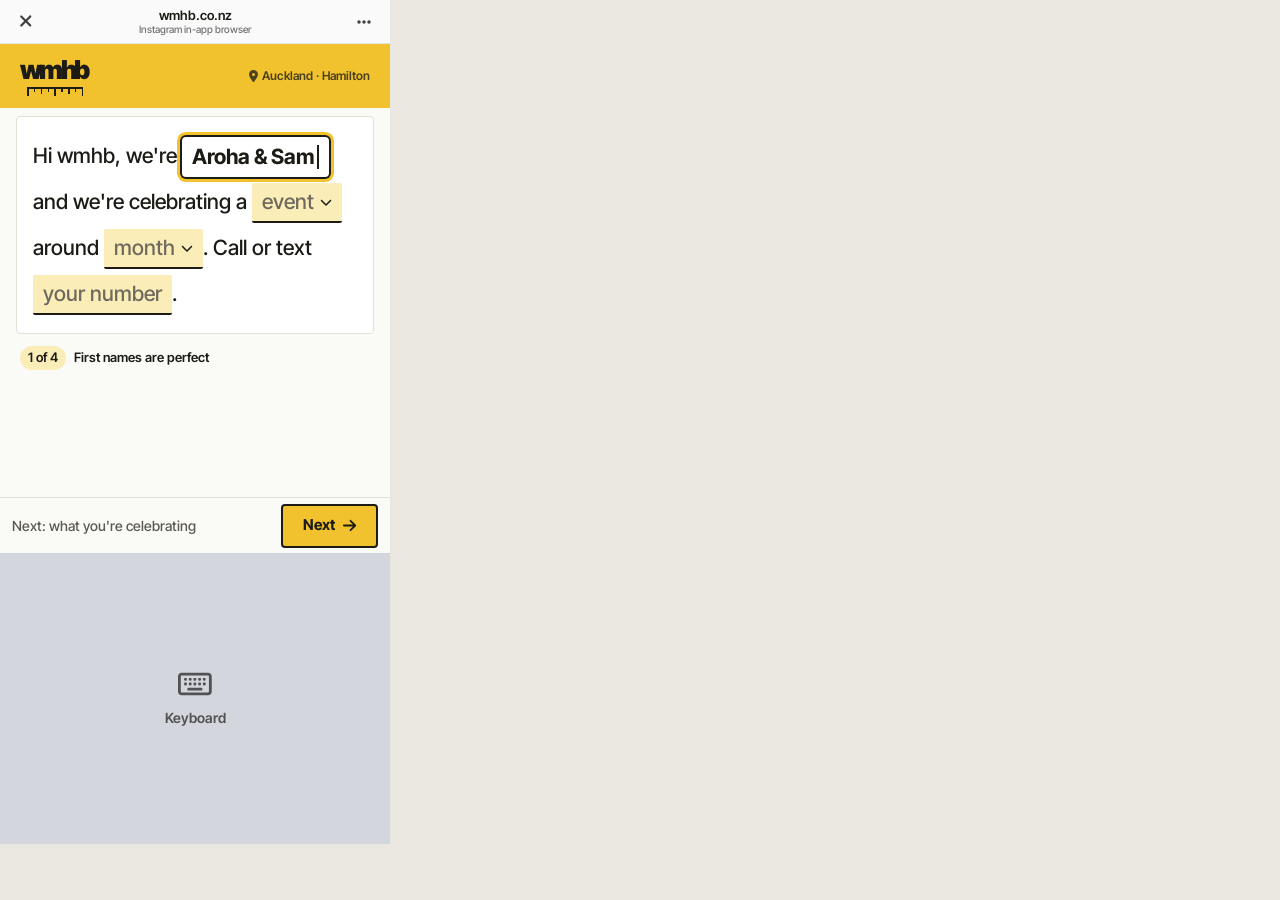
<file: design/screens/F2-Name.html>
<!doctype html>
<html lang="en">
<head>
<meta charset="utf-8">
<meta name="viewport" content="width=device-width, initial-scale=1">
<title>F2 · Name (keyboard)</title>
<link href="https://fonts.googleapis.com/css2?family=Inter+Tight:wght@500;600;700;800;900&display=swap" rel="stylesheet">
<link rel="stylesheet" href="screens.css">
</head>
<body>
<!-- Design reference only: a static mockup at 390x844, built with Tailwind classes. Not production code. -->
<div id="screen" class="relative w-[390px] h-[844px] overflow-hidden bg-paper text-ink antialiased font-sans font-medium">
<div id="ig-bar" class="h-11 flex items-center justify-between px-1 bg-neutral-50 border-b border-neutral-200">
<button aria-label="Close" class="w-11 h-11 flex items-center justify-center text-neutral-700"><i class="faicon text-lg"><svg xmlns="http://www.w3.org/2000/svg" viewBox="0 0 384 512" aria-hidden="true" style="display: inline-block; height: 1em; width: 0.7500em; overflow: visible; vertical-align: -0.125em"><path fill="currentColor" d="M342.6 150.6c12.5-12.5 12.5-32.8 0-45.3s-32.8-12.5-45.3 0L192 210.7 86.6 105.4c-12.5-12.5-32.8-12.5-45.3 0s-12.5 32.8 0 45.3L146.7 256 41.4 361.4c-12.5 12.5-12.5 32.8 0 45.3s32.8 12.5 45.3 0L192 301.3 297.4 406.6c12.5 12.5 32.8 12.5 45.3 0s12.5-32.8 0-45.3L237.3 256 342.6 150.6z"></path></svg></i></button>
<div class="text-center leading-tight"><p class="text-[13px] font-semibold">wmhb.co.nz</p><p class="text-[10px] text-neutral-500">Instagram in-app browser</p></div>
<button aria-label="More" class="w-11 h-11 flex items-center justify-center text-neutral-700"><i class="faicon "><svg xmlns="http://www.w3.org/2000/svg" viewBox="0 0 448 512" aria-hidden="true" style="display: inline-block; height: 1em; width: 0.8750em; overflow: visible; vertical-align: -0.125em"><path fill="currentColor" d="M8 256a56 56 0 1 1 112 0A56 56 0 1 1 8 256zm160 0a56 56 0 1 1 112 0 56 56 0 1 1 -112 0zm216-56a56 56 0 1 1 0 112 56 56 0 1 1 0-112z"></path></svg></i></button>
</div>
<header id="header" class="h-16 bg-yellow flex items-center justify-between px-5">
<span class="inline-flex flex-col items-center"><span class="text-[26px] leading-none font-black tracking-[-0.1024em] text-ink pr-[3px]">wmhb</span><span aria-hidden="true" class="mt-1 w-[56px] border-t-2 border-ink flex justify-between"><span class="w-[1.5px] h-[7px] bg-ink"></span><span class="w-[1.5px] h-[3px] bg-ink"></span><span class="w-[1.5px] h-[5px] bg-ink"></span><span class="w-[1.5px] h-[3px] bg-ink"></span><span class="w-[1.5px] h-[7px] bg-ink"></span><span class="w-[1.5px] h-[3px] bg-ink"></span><span class="w-[1.5px] h-[5px] bg-ink"></span><span class="w-[1.5px] h-[3px] bg-ink"></span><span class="w-[1.5px] h-[7px] bg-ink"></span></span></span>
<span class="text-xs font-semibold text-mutedy"><i class="faicon mr-1"><svg xmlns="http://www.w3.org/2000/svg" viewBox="0 0 384 512" aria-hidden="true" style="display: inline-block; height: 1em; width: 0.7500em; overflow: visible; vertical-align: -0.125em"><path fill="currentColor" d="M215.7 499.2C267 435 384 279.4 384 192C384 86 298 0 192 0S0 86 0 192c0 87.4 117 243 168.3 307.2c12.3 15.3 35.1 15.3 47.4 0zM192 128a64 64 0 1 1 0 128 64 64 0 1 1 0-128z"></path></svg></i>Auckland · Hamilton</span>
</header>
<section id="letter" class="mx-4 mt-2 rounded bg-white border border-line p-4">
<p class="text-[21px] leading-[46px] font-medium">
Hi wmhb, we're
<span class="inline-flex items-center h-10 px-2.5 rounded bg-white shadow-focus font-bold align-middle">Aroha &amp; Sam<span class="ml-0.5 w-0.5 h-6 bg-ink"></span></span>
and we're celebrating a
<button class="inline-flex items-center gap-1.5 h-10 px-2.5 rounded-sm bg-yellowsoft border-b-2 border-ink text-placeholder align-middle">event <i class="faicon text-xs text-ink"><svg xmlns="http://www.w3.org/2000/svg" viewBox="0 0 512 512" aria-hidden="true" style="display: inline-block; height: 1em; width: 1.0000em; overflow: visible; vertical-align: -0.125em"><path fill="currentColor" d="M233.4 406.6c12.5 12.5 32.8 12.5 45.3 0l192-192c12.5-12.5 12.5-32.8 0-45.3s-32.8-12.5-45.3 0L256 338.7 86.6 169.4c-12.5-12.5-32.8-12.5-45.3 0s-12.5 32.8 0 45.3l192 192z"></path></svg></i></button>
around
<button class="inline-flex items-center gap-1.5 h-10 px-2.5 rounded-sm bg-yellowsoft border-b-2 border-ink text-placeholder align-middle">month <i class="faicon text-xs text-ink"><svg xmlns="http://www.w3.org/2000/svg" viewBox="0 0 512 512" aria-hidden="true" style="display: inline-block; height: 1em; width: 1.0000em; overflow: visible; vertical-align: -0.125em"><path fill="currentColor" d="M233.4 406.6c12.5 12.5 32.8 12.5 45.3 0l192-192c12.5-12.5 12.5-32.8 0-45.3s-32.8-12.5-45.3 0L256 338.7 86.6 169.4c-12.5-12.5-32.8-12.5-45.3 0s-12.5 32.8 0 45.3l192 192z"></path></svg></i></button>.
Call or text
<button class="inline-flex items-center gap-1.5 h-10 px-2.5 rounded-sm bg-yellowsoft border-b-2 border-ink text-placeholder align-middle">your number</button>.
</p>
</section>
<div id="step-hint" class="mx-5 mt-3 flex items-center gap-2 text-[13px] font-semibold text-ink">
<span class="h-6 px-2 rounded-full bg-yellowsoft flex items-center">1 of 4</span>First names are perfect
</div>
<div id="accessory" class="absolute bottom-[291px] inset-x-0 h-14 bg-paper border-t border-line px-3 flex items-center justify-between">
<span class="text-sm text-muted">Next: what you're celebrating</span>
<button id="next-btn" class="h-11 px-5 rounded bg-yellow text-ink border-2 border-ink text-[15px] font-bold flex items-center gap-2">Next<i class="faicon "><svg xmlns="http://www.w3.org/2000/svg" viewBox="0 0 448 512" aria-hidden="true" style="display: inline-block; height: 1em; width: 0.8750em; overflow: visible; vertical-align: -0.125em"><path fill="currentColor" d="M438.6 278.6c12.5-12.5 12.5-32.8 0-45.3l-160-160c-12.5-12.5-32.8-12.5-45.3 0s-12.5 32.8 0 45.3L338.8 224 32 224c-17.7 0-32 14.3-32 32s14.3 32 32 32l306.7 0L233.4 393.4c-12.5 12.5-12.5 32.8 0 45.3s32.8 12.5 45.3 0l160-160z"></path></svg></i></button>
</div>
<div id="keyboard" class="absolute bottom-0 inset-x-0 h-[291px] bg-kbd flex flex-col items-center justify-center text-neutral-600 text-sm font-semibold">
<i class="faicon text-3xl mb-2"><svg xmlns="http://www.w3.org/2000/svg" viewBox="0 0 576 512" aria-hidden="true" style="display: inline-block; height: 1em; width: 1.1250em; overflow: visible; vertical-align: -0.125em"><path fill="currentColor" d="M64 112c-8.8 0-16 7.2-16 16l0 256c0 8.8 7.2 16 16 16l448 0c8.8 0 16-7.2 16-16l0-256c0-8.8-7.2-16-16-16L64 112zM0 128C0 92.7 28.7 64 64 64l448 0c35.3 0 64 28.7 64 64l0 256c0 35.3-28.7 64-64 64L64 448c-35.3 0-64-28.7-64-64L0 128zM176 320l224 0c8.8 0 16 7.2 16 16l0 16c0 8.8-7.2 16-16 16l-224 0c-8.8 0-16-7.2-16-16l0-16c0-8.8 7.2-16 16-16zm-72-72c0-8.8 7.2-16 16-16l16 0c8.8 0 16 7.2 16 16l0 16c0 8.8-7.2 16-16 16l-16 0c-8.8 0-16-7.2-16-16l0-16zm16-96l16 0c8.8 0 16 7.2 16 16l0 16c0 8.8-7.2 16-16 16l-16 0c-8.8 0-16-7.2-16-16l0-16c0-8.8 7.2-16 16-16zm64 96c0-8.8 7.2-16 16-16l16 0c8.8 0 16 7.2 16 16l0 16c0 8.8-7.2 16-16 16l-16 0c-8.8 0-16-7.2-16-16l0-16zm16-96l16 0c8.8 0 16 7.2 16 16l0 16c0 8.8-7.2 16-16 16l-16 0c-8.8 0-16-7.2-16-16l0-16c0-8.8 7.2-16 16-16zm64 96c0-8.8 7.2-16 16-16l16 0c8.8 0 16 7.2 16 16l0 16c0 8.8-7.2 16-16 16l-16 0c-8.8 0-16-7.2-16-16l0-16zm16-96l16 0c8.8 0 16 7.2 16 16l0 16c0 8.8-7.2 16-16 16l-16 0c-8.8 0-16-7.2-16-16l0-16c0-8.8 7.2-16 16-16zm64 96c0-8.8 7.2-16 16-16l16 0c8.8 0 16 7.2 16 16l0 16c0 8.8-7.2 16-16 16l-16 0c-8.8 0-16-7.2-16-16l0-16zm16-96l16 0c8.8 0 16 7.2 16 16l0 16c0 8.8-7.2 16-16 16l-16 0c-8.8 0-16-7.2-16-16l0-16c0-8.8 7.2-16 16-16zm64 96c0-8.8 7.2-16 16-16l16 0c8.8 0 16 7.2 16 16l0 16c0 8.8-7.2 16-16 16l-16 0c-8.8 0-16-7.2-16-16l0-16zm16-96l16 0c8.8 0 16 7.2 16 16l0 16c0 8.8-7.2 16-16 16l-16 0c-8.8 0-16-7.2-16-16l0-16c0-8.8 7.2-16 16-16z"></path></svg></i>
Keyboard
</div>

</div>
</body>
</html>
</file>
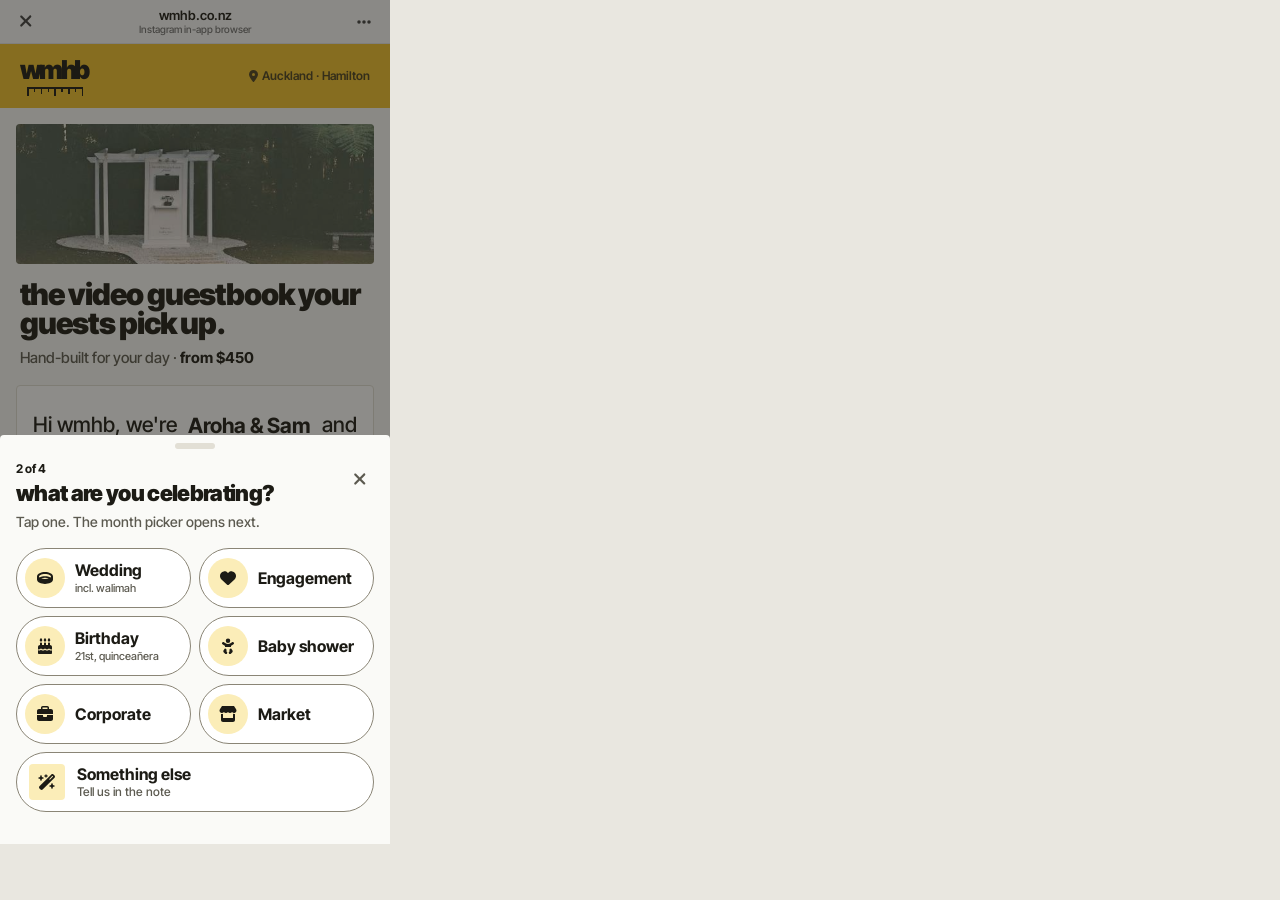
<file: design/screens/F3-Event.html>
<!doctype html>
<html lang="en">
<head>
<meta charset="utf-8">
<meta name="viewport" content="width=device-width, initial-scale=1">
<title>F3 · Event sheet (opens itself)</title>
<link href="https://fonts.googleapis.com/css2?family=Inter+Tight:wght@500;600;700;800;900&display=swap" rel="stylesheet">
<link rel="stylesheet" href="screens.css">
</head>
<body>
<!-- Design reference only: a static mockup at 390x844, built with Tailwind classes. Not production code. -->
<div id="screen" class="relative w-[390px] h-[844px] overflow-hidden bg-paper text-ink antialiased font-sans font-medium">
<div id="ig-bar" class="h-11 flex items-center justify-between px-1 bg-neutral-50 border-b border-neutral-200">
<button aria-label="Close" class="w-11 h-11 flex items-center justify-center text-neutral-700"><i class="faicon text-lg"><svg xmlns="http://www.w3.org/2000/svg" viewBox="0 0 384 512" aria-hidden="true" style="display: inline-block; height: 1em; width: 0.7500em; overflow: visible; vertical-align: -0.125em"><path fill="currentColor" d="M342.6 150.6c12.5-12.5 12.5-32.8 0-45.3s-32.8-12.5-45.3 0L192 210.7 86.6 105.4c-12.5-12.5-32.8-12.5-45.3 0s-12.5 32.8 0 45.3L146.7 256 41.4 361.4c-12.5 12.5-12.5 32.8 0 45.3s32.8 12.5 45.3 0L192 301.3 297.4 406.6c12.5 12.5 32.8 12.5 45.3 0s12.5-32.8 0-45.3L237.3 256 342.6 150.6z"></path></svg></i></button>
<div class="text-center leading-tight"><p class="text-[13px] font-semibold">wmhb.co.nz</p><p class="text-[10px] text-neutral-500">Instagram in-app browser</p></div>
<button aria-label="More" class="w-11 h-11 flex items-center justify-center text-neutral-700"><i class="faicon "><svg xmlns="http://www.w3.org/2000/svg" viewBox="0 0 448 512" aria-hidden="true" style="display: inline-block; height: 1em; width: 0.8750em; overflow: visible; vertical-align: -0.125em"><path fill="currentColor" d="M8 256a56 56 0 1 1 112 0A56 56 0 1 1 8 256zm160 0a56 56 0 1 1 112 0 56 56 0 1 1 -112 0zm216-56a56 56 0 1 1 0 112 56 56 0 1 1 0-112z"></path></svg></i></button>
</div>
<header id="header" class="h-16 bg-yellow flex items-center justify-between px-5">
<span class="inline-flex flex-col items-center"><span class="text-[26px] leading-none font-black tracking-[-0.1024em] text-ink pr-[3px]">wmhb</span><span aria-hidden="true" class="mt-1 w-[56px] border-t-2 border-ink flex justify-between"><span class="w-[1.5px] h-[7px] bg-ink"></span><span class="w-[1.5px] h-[3px] bg-ink"></span><span class="w-[1.5px] h-[5px] bg-ink"></span><span class="w-[1.5px] h-[3px] bg-ink"></span><span class="w-[1.5px] h-[7px] bg-ink"></span><span class="w-[1.5px] h-[3px] bg-ink"></span><span class="w-[1.5px] h-[5px] bg-ink"></span><span class="w-[1.5px] h-[3px] bg-ink"></span><span class="w-[1.5px] h-[7px] bg-ink"></span></span></span>
<span class="text-xs font-semibold text-mutedy"><i class="faicon mr-1"><svg xmlns="http://www.w3.org/2000/svg" viewBox="0 0 384 512" aria-hidden="true" style="display: inline-block; height: 1em; width: 0.7500em; overflow: visible; vertical-align: -0.125em"><path fill="currentColor" d="M215.7 499.2C267 435 384 279.4 384 192C384 86 298 0 192 0S0 86 0 192c0 87.4 117 243 168.3 307.2c12.3 15.3 35.1 15.3 47.4 0zM192 128a64 64 0 1 1 0 128 64 64 0 1 1 0-128z"></path></svg></i>Auckland · Hamilton</span>
</header>
<div id="board-photo" class="mx-4 mt-4 h-[140px] rounded bg-line overflow-hidden"><img src="../../assets/guestbook-560.jpg" alt="White panelled wmhb guestbook board with a vintage rotary phone under a white pergola in a garden" class="w-full h-full object-cover object-[42%_58%]"></div>
<section id="intro" class="px-5 pt-4">
<h1 class="text-[30px] leading-[0.98] font-black tracking-[-0.03em]">the video guestbook your guests pick up.</h1>
<p class="mt-2 text-[15px] font-medium text-muted">Hand-built for your day · <span class="font-bold text-ink">from $450</span></p>
</section>
<section id="letter" class="mx-4 mt-4 rounded bg-white border border-line p-4">
<p class="text-[21px] leading-[46px] font-medium">
Hi wmhb, we're
<button class="inline-flex items-center h-10 px-1.5 border-b-2 border-ink font-bold text-ink align-middle">Aroha &amp; Sam</button>
and we're celebrating a
<span class="inline-flex items-center gap-1.5 h-10 px-2.5 rounded bg-white shadow-focus text-muted align-middle">event <i class="faicon text-xs text-ink"><svg xmlns="http://www.w3.org/2000/svg" viewBox="0 0 512 512" aria-hidden="true" style="display: inline-block; height: 1em; width: 1.0000em; overflow: visible; vertical-align: -0.125em"><path fill="currentColor" d="M233.4 105.4c12.5-12.5 32.8-12.5 45.3 0l192 192c12.5 12.5 12.5 32.8 0 45.3s-32.8 12.5-45.3 0L256 173.3 86.6 342.6c-12.5 12.5-32.8 12.5-45.3 0s-12.5-32.8 0-45.3l192-192z"></path></svg></i></span>
around
<button class="inline-flex items-center gap-1.5 h-10 px-2.5 rounded-sm bg-yellowsoft border-b-2 border-ink text-placeholder align-middle">month <i class="faicon text-xs text-ink"><svg xmlns="http://www.w3.org/2000/svg" viewBox="0 0 512 512" aria-hidden="true" style="display: inline-block; height: 1em; width: 1.0000em; overflow: visible; vertical-align: -0.125em"><path fill="currentColor" d="M233.4 406.6c12.5 12.5 32.8 12.5 45.3 0l192-192c12.5-12.5 12.5-32.8 0-45.3s-32.8-12.5-45.3 0L256 338.7 86.6 169.4c-12.5-12.5-32.8-12.5-45.3 0s-12.5 32.8 0 45.3l192 192z"></path></svg></i></button>.
</p>
</section>
<div id="overlay" class="absolute inset-0 bg-ink/50"></div>
<section id="event-sheet" class="absolute bottom-0 inset-x-0 bg-paper rounded-t px-4 pt-2 pb-8">
<div class="mx-auto w-10 h-1.5 rounded-full bg-line"></div>
<div class="mt-3 flex items-start justify-between">
<div>
<p class="text-xs font-bold text-ink">2 of 4</p>
<h2 class="text-[22px] font-black tracking-[-0.03em]">what are you celebrating?</h2>
<p class="text-sm text-muted mt-0.5">Tap one. The month picker opens next.</p>
</div>
<button aria-label="Close" class="w-11 h-11 -mr-2 -mt-1 rounded-full flex items-center justify-center text-muted"><i class="faicon text-lg"><svg xmlns="http://www.w3.org/2000/svg" viewBox="0 0 384 512" aria-hidden="true" style="display: inline-block; height: 1em; width: 0.7500em; overflow: visible; vertical-align: -0.125em"><path fill="currentColor" d="M342.6 150.6c12.5-12.5 12.5-32.8 0-45.3s-32.8-12.5-45.3 0L192 210.7 86.6 105.4c-12.5-12.5-32.8-12.5-45.3 0s-12.5 32.8 0 45.3L146.7 256 41.4 361.4c-12.5 12.5-12.5 32.8 0 45.3s32.8 12.5 45.3 0L192 301.3 297.4 406.6c12.5 12.5 32.8 12.5 45.3 0s12.5-32.8 0-45.3L237.3 256 342.6 150.6z"></path></svg></i></button>
</div>
<div id="event-options" class="mt-4 grid grid-cols-2 gap-2">
<button class="h-[60px] rounded-full bg-white border-[1.5px] border-field pl-2 pr-3 flex items-center gap-2.5 text-left"><span class="w-10 h-10 shrink-0 rounded-full bg-yellowsoft text-ink flex items-center justify-center"><i class="faicon "><svg xmlns="http://www.w3.org/2000/svg" viewBox="0 0 512 512" aria-hidden="true" style="display: inline-block; height: 1em; width: 1.0000em; overflow: visible; vertical-align: -0.125em"><path fill="currentColor" d="M64 208c0 7.8 4.4 18.7 17.1 30.3C126.5 214.1 188.9 200 256 200s129.5 14.1 174.9 38.3C443.6 226.7 448 215.8 448 208c0-12.3-10.8-32-47.9-50.6C364.9 139.8 314 128 256 128s-108.9 11.8-144.1 29.4C74.8 176 64 195.7 64 208zm192 40c-47 0-89.3 7.6-122.9 19.7C166.3 280.2 208.8 288 256 288s89.7-7.8 122.9-20.3C345.3 255.6 303 248 256 248zM0 208c0-49.6 39.4-85.8 83.3-107.8C129.1 77.3 190.3 64 256 64s126.9 13.3 172.7 36.2c43.9 22 83.3 58.2 83.3 107.8l0 96c0 49.6-39.4 85.8-83.3 107.8C382.9 434.7 321.7 448 256 448s-126.9-13.3-172.7-36.2C39.4 389.8 0 353.6 0 304l0-96z"></path></svg></i></span><span><span class="block text-base font-bold leading-tight">Wedding</span><span class="block text-[11px] font-medium text-muted whitespace-nowrap">incl. walimah</span></span></button>
<button class="h-[60px] rounded-full bg-white border-[1.5px] border-field pl-2 pr-3 flex items-center gap-2.5 text-left"><span class="w-10 h-10 shrink-0 rounded-full bg-yellowsoft text-ink flex items-center justify-center"><i class="faicon "><svg xmlns="http://www.w3.org/2000/svg" viewBox="0 0 512 512" aria-hidden="true" style="display: inline-block; height: 1em; width: 1.0000em; overflow: visible; vertical-align: -0.125em"><path fill="currentColor" d="M47.6 300.4L228.3 469.1c7.5 7 17.4 10.9 27.7 10.9s20.2-3.9 27.7-10.9L464.4 300.4c30.4-28.3 47.6-68 47.6-109.5v-5.8c0-69.9-50.5-129.5-119.4-141C347 36.5 300.6 51.4 268 84L256 96 244 84c-32.6-32.6-79-47.5-124.6-39.9C50.5 55.6 0 115.2 0 185.1v5.8c0 41.5 17.2 81.2 47.6 109.5z"></path></svg></i></span><span><span class="block text-base font-bold leading-tight">Engagement</span></span></button>
<button class="h-[60px] rounded-full bg-white border-[1.5px] border-field pl-2 pr-3 flex items-center gap-2.5 text-left"><span class="w-10 h-10 shrink-0 rounded-full bg-yellowsoft text-ink flex items-center justify-center"><i class="faicon "><svg xmlns="http://www.w3.org/2000/svg" viewBox="0 0 448 512" aria-hidden="true" style="display: inline-block; height: 1em; width: 0.8750em; overflow: visible; vertical-align: -0.125em"><path fill="currentColor" d="M86.4 5.5L61.8 47.6C58 54.1 56 61.6 56 69.2L56 72c0 22.1 17.9 40 40 40s40-17.9 40-40l0-2.8c0-7.6-2-15-5.8-21.6L105.6 5.5C103.6 2.1 100 0 96 0s-7.6 2.1-9.6 5.5zm128 0L189.8 47.6c-3.8 6.5-5.8 14-5.8 21.6l0 2.8c0 22.1 17.9 40 40 40s40-17.9 40-40l0-2.8c0-7.6-2-15-5.8-21.6L233.6 5.5C231.6 2.1 228 0 224 0s-7.6 2.1-9.6 5.5zM317.8 47.6c-3.8 6.5-5.8 14-5.8 21.6l0 2.8c0 22.1 17.9 40 40 40s40-17.9 40-40l0-2.8c0-7.6-2-15-5.8-21.6L361.6 5.5C359.6 2.1 356 0 352 0s-7.6 2.1-9.6 5.5L317.8 47.6zM128 176c0-17.7-14.3-32-32-32s-32 14.3-32 32l0 48c-35.3 0-64 28.7-64 64l0 71c8.3 5.2 18.1 9 28.8 9c13.5 0 27.2-6.1 38.4-13.4c5.4-3.5 9.9-7.1 13-9.7c1.5-1.3 2.7-2.4 3.5-3.1c.4-.4 .7-.6 .8-.8l.1-.1s0 0 0 0s0 0 0 0s0 0 0 0s0 0 0 0c3.1-3.2 7.4-4.9 11.9-4.8s8.6 2.1 11.6 5.4c0 0 0 0 0 0s0 0 0 0l.1 .1c.1 .1 .4 .4 .7 .7c.7 .7 1.7 1.7 3.1 3c2.8 2.6 6.8 6.1 11.8 9.5c10.2 7.1 23 13.1 36.3 13.1s26.1-6 36.3-13.1c5-3.5 9-6.9 11.8-9.5c1.4-1.3 2.4-2.3 3.1-3c.3-.3 .6-.6 .7-.7l.1-.1c3-3.5 7.4-5.4 12-5.4s9 2 12 5.4l.1 .1c.1 .1 .4 .4 .7 .7c.7 .7 1.7 1.7 3.1 3c2.8 2.6 6.8 6.1 11.8 9.5c10.2 7.1 23 13.1 36.3 13.1s26.1-6 36.3-13.1c5-3.5 9-6.9 11.8-9.5c1.4-1.3 2.4-2.3 3.1-3c.3-.3 .6-.6 .7-.7l.1-.1c2.9-3.4 7.1-5.3 11.6-5.4s8.7 1.6 11.9 4.8c0 0 0 0 0 0s0 0 0 0s0 0 0 0l.1 .1c.2 .2 .4 .4 .8 .8c.8 .7 1.9 1.8 3.5 3.1c3.1 2.6 7.5 6.2 13 9.7c11.2 7.3 24.9 13.4 38.4 13.4c10.7 0 20.5-3.9 28.8-9l0-71c0-35.3-28.7-64-64-64l0-48c0-17.7-14.3-32-32-32s-32 14.3-32 32l0 48-64 0 0-48c0-17.7-14.3-32-32-32s-32 14.3-32 32l0 48-64 0 0-48zM448 394.6c-8.5 3.3-18.2 5.4-28.8 5.4c-22.5 0-42.4-9.9-55.8-18.6c-4.1-2.7-7.8-5.4-10.9-7.8c-2.8 2.4-6.1 5-9.8 7.5C329.8 390 310.6 400 288 400s-41.8-10-54.6-18.9c-3.5-2.4-6.7-4.9-9.4-7.2c-2.7 2.3-5.9 4.7-9.4 7.2C201.8 390 182.6 400 160 400s-41.8-10-54.6-18.9c-3.7-2.6-7-5.2-9.8-7.5c-3.1 2.4-6.8 5.1-10.9 7.8C71.2 390.1 51.3 400 28.8 400c-10.6 0-20.3-2.2-28.8-5.4L0 480c0 17.7 14.3 32 32 32l384 0c17.7 0 32-14.3 32-32l0-85.4z"></path></svg></i></span><span><span class="block text-base font-bold leading-tight">Birthday</span><span class="block text-[11px] font-medium text-muted whitespace-nowrap">21st, quinceañera</span></span></button>
<button class="h-[60px] rounded-full bg-white border-[1.5px] border-field pl-2 pr-3 flex items-center gap-2.5 text-left"><span class="w-10 h-10 shrink-0 rounded-full bg-yellowsoft text-ink flex items-center justify-center"><i class="faicon "><svg xmlns="http://www.w3.org/2000/svg" viewBox="0 0 448 512" aria-hidden="true" style="display: inline-block; height: 1em; width: 0.8750em; overflow: visible; vertical-align: -0.125em"><path fill="currentColor" d="M152 88a72 72 0 1 1 144 0A72 72 0 1 1 152 88zM39.7 144.5c13-17.9 38-21.8 55.9-8.8L131.8 162c26.8 19.5 59.1 30 92.2 30s65.4-10.5 92.2-30l36.2-26.4c17.9-13 42.9-9 55.9 8.8s9 42.9-8.8 55.9l-36.2 26.4c-13.6 9.9-28.1 18.2-43.3 25l0 36.3-192 0 0-36.3c-15.2-6.7-29.7-15.1-43.3-25L48.5 200.3c-17.9-13-21.8-38-8.8-55.9zm89.8 184.8l60.6 53-26 37.2 24.3 24.3c15.6 15.6 15.6 40.9 0 56.6s-40.9 15.6-56.6 0l-48-48C70 438.6 68.1 417 79.2 401.1l50.2-71.8zm128.5 53l60.6-53 50.2 71.8c11.1 15.9 9.2 37.5-4.5 51.2l-48 48c-15.6 15.6-40.9 15.6-56.6 0s-15.6-40.9 0-56.6L284 419.4l-26-37.2z"></path></svg></i></span><span><span class="block text-base font-bold leading-tight">Baby shower</span></span></button>
<button class="h-[60px] rounded-full bg-white border-[1.5px] border-field pl-2 pr-3 flex items-center gap-2.5 text-left"><span class="w-10 h-10 shrink-0 rounded-full bg-yellowsoft text-ink flex items-center justify-center"><i class="faicon "><svg xmlns="http://www.w3.org/2000/svg" viewBox="0 0 512 512" aria-hidden="true" style="display: inline-block; height: 1em; width: 1.0000em; overflow: visible; vertical-align: -0.125em"><path fill="currentColor" d="M184 48l144 0c4.4 0 8 3.6 8 8l0 40L176 96l0-40c0-4.4 3.6-8 8-8zm-56 8l0 40L64 96C28.7 96 0 124.7 0 160l0 96 192 0 128 0 192 0 0-96c0-35.3-28.7-64-64-64l-64 0 0-40c0-30.9-25.1-56-56-56L184 0c-30.9 0-56 25.1-56 56zM512 288l-192 0 0 32c0 17.7-14.3 32-32 32l-64 0c-17.7 0-32-14.3-32-32l0-32L0 288 0 416c0 35.3 28.7 64 64 64l384 0c35.3 0 64-28.7 64-64l0-128z"></path></svg></i></span><span><span class="block text-base font-bold leading-tight">Corporate</span></span></button>
<button class="h-[60px] rounded-full bg-white border-[1.5px] border-field pl-2 pr-3 flex items-center gap-2.5 text-left"><span class="w-10 h-10 shrink-0 rounded-full bg-yellowsoft text-ink flex items-center justify-center"><i class="faicon "><svg xmlns="http://www.w3.org/2000/svg" viewBox="0 0 576 512" aria-hidden="true" style="display: inline-block; height: 1em; width: 1.1250em; overflow: visible; vertical-align: -0.125em"><path fill="currentColor" d="M547.6 103.8L490.3 13.1C485.2 5 476.1 0 466.4 0L109.6 0C99.9 0 90.8 5 85.7 13.1L28.3 103.8c-29.6 46.8-3.4 111.9 51.9 119.4c4 .5 8.1 .8 12.1 .8c26.1 0 49.3-11.4 65.2-29c15.9 17.6 39.1 29 65.2 29c26.1 0 49.3-11.4 65.2-29c15.9 17.6 39.1 29 65.2 29c26.2 0 49.3-11.4 65.2-29c16 17.6 39.1 29 65.2 29c4.1 0 8.1-.3 12.1-.8c55.5-7.4 81.8-72.5 52.1-119.4zM499.7 254.9c0 0 0 0-.1 0c-5.3 .7-10.7 1.1-16.2 1.1c-12.4 0-24.3-1.9-35.4-5.3L448 384l-320 0 0-133.4c-11.2 3.5-23.2 5.4-35.6 5.4c-5.5 0-11-.4-16.3-1.1l-.1 0c-4.1-.6-8.1-1.3-12-2.3L64 384l0 64c0 35.3 28.7 64 64 64l320 0c35.3 0 64-28.7 64-64l0-64 0-131.4c-4 1-8 1.8-12.3 2.3z"></path></svg></i></span><span><span class="block text-base font-bold leading-tight">Market</span></span></button>
<button class="col-span-2 h-[60px] rounded-full bg-white border-[1.5px] border-field px-3 flex items-center gap-3 text-left"><span class="w-9 h-9 rounded bg-yellowsoft text-ink flex items-center justify-center"><i class="faicon "><svg xmlns="http://www.w3.org/2000/svg" viewBox="0 0 576 512" aria-hidden="true" style="display: inline-block; height: 1em; width: 1.1250em; overflow: visible; vertical-align: -0.125em"><path fill="currentColor" d="M234.7 42.7L197 56.8c-3 1.1-5 4-5 7.2s2 6.1 5 7.2l37.7 14.1L248.8 123c1.1 3 4 5 7.2 5s6.1-2 7.2-5l14.1-37.7L315 71.2c3-1.1 5-4 5-7.2s-2-6.1-5-7.2L277.3 42.7 263.2 5c-1.1-3-4-5-7.2-5s-6.1 2-7.2 5L234.7 42.7zM46.1 395.4c-18.7 18.7-18.7 49.1 0 67.9l34.6 34.6c18.7 18.7 49.1 18.7 67.9 0L529.9 116.5c18.7-18.7 18.7-49.1 0-67.9L495.3 14.1c-18.7-18.7-49.1-18.7-67.9 0L46.1 395.4zM484.6 82.6l-105 105-23.3-23.3 105-105 23.3 23.3zM7.5 117.2C3 118.9 0 123.2 0 128s3 9.1 7.5 10.8L64 160l21.2 56.5c1.7 4.5 6 7.5 10.8 7.5s9.1-3 10.8-7.5L128 160l56.5-21.2c4.5-1.7 7.5-6 7.5-10.8s-3-9.1-7.5-10.8L128 96 106.8 39.5C105.1 35 100.8 32 96 32s-9.1 3-10.8 7.5L64 96 7.5 117.2zm352 256c-4.5 1.7-7.5 6-7.5 10.8s3 9.1 7.5 10.8L416 416l21.2 56.5c1.7 4.5 6 7.5 10.8 7.5s9.1-3 10.8-7.5L480 416l56.5-21.2c4.5-1.7 7.5-6 7.5-10.8s-3-9.1-7.5-10.8L480 352l-21.2-56.5c-1.7-4.5-6-7.5-10.8-7.5s-9.1 3-10.8 7.5L416 352l-56.5 21.2z"></path></svg></i></span><span><span class="block text-base font-bold leading-tight">Something else</span><span class="block text-xs text-muted">Tell us in the note</span></span></button>
</div>
</section>

</div>
</body>
</html>
</file>
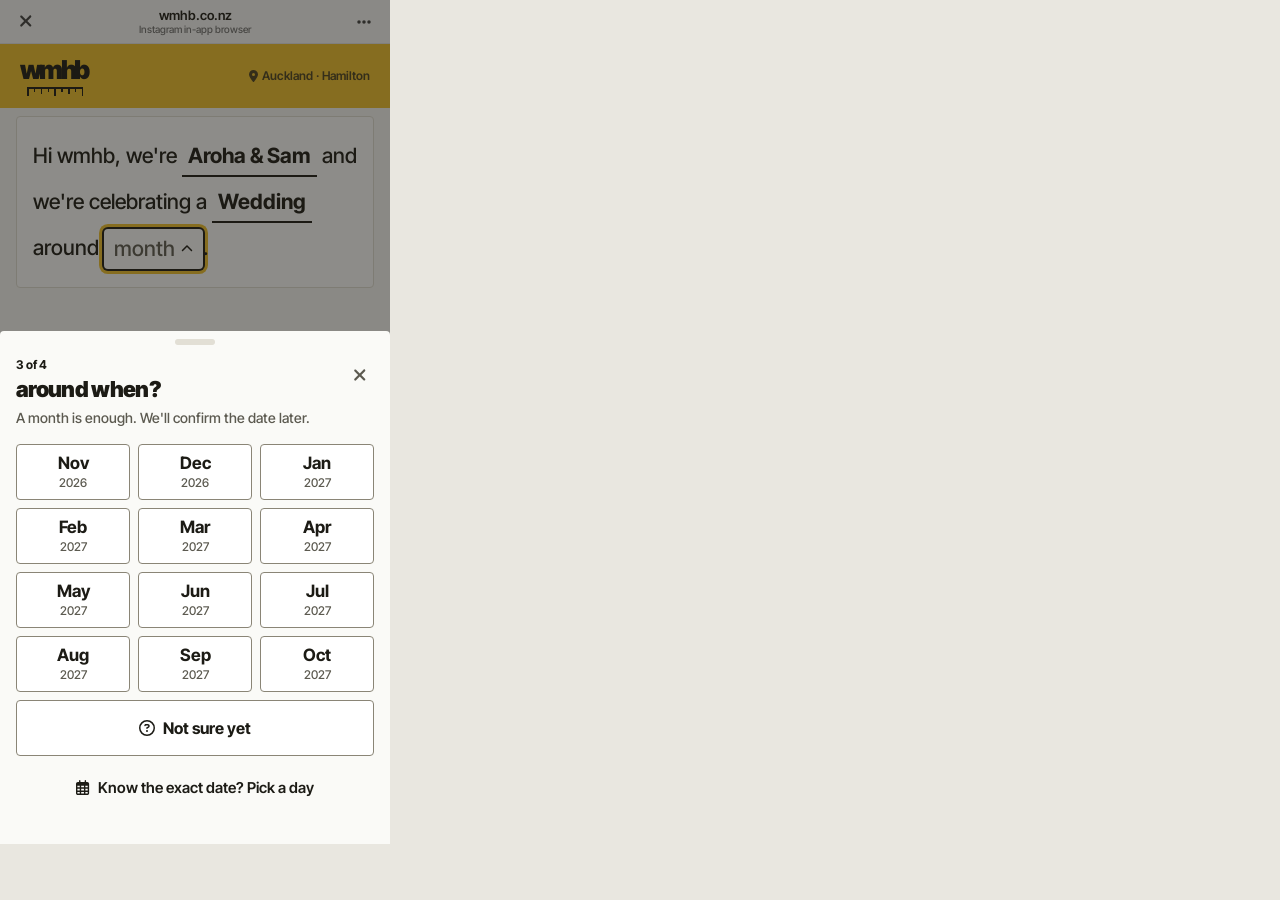
<file: design/screens/F4-Month.html>
<!doctype html>
<html lang="en">
<head>
<meta charset="utf-8">
<meta name="viewport" content="width=device-width, initial-scale=1">
<title>F4 · Month sheet (opens itself)</title>
<link href="https://fonts.googleapis.com/css2?family=Inter+Tight:wght@500;600;700;800;900&display=swap" rel="stylesheet">
<link rel="stylesheet" href="screens.css">
</head>
<body>
<!-- Design reference only: a static mockup at 390x844, built with Tailwind classes. Not production code. -->
<div id="screen" class="relative w-[390px] h-[844px] overflow-hidden bg-paper text-ink antialiased font-sans font-medium">
<div id="ig-bar" class="h-11 flex items-center justify-between px-1 bg-neutral-50 border-b border-neutral-200">
<button aria-label="Close" class="w-11 h-11 flex items-center justify-center text-neutral-700"><i class="faicon text-lg"><svg xmlns="http://www.w3.org/2000/svg" viewBox="0 0 384 512" aria-hidden="true" style="display: inline-block; height: 1em; width: 0.7500em; overflow: visible; vertical-align: -0.125em"><path fill="currentColor" d="M342.6 150.6c12.5-12.5 12.5-32.8 0-45.3s-32.8-12.5-45.3 0L192 210.7 86.6 105.4c-12.5-12.5-32.8-12.5-45.3 0s-12.5 32.8 0 45.3L146.7 256 41.4 361.4c-12.5 12.5-12.5 32.8 0 45.3s32.8 12.5 45.3 0L192 301.3 297.4 406.6c12.5 12.5 32.8 12.5 45.3 0s12.5-32.8 0-45.3L237.3 256 342.6 150.6z"></path></svg></i></button>
<div class="text-center leading-tight"><p class="text-[13px] font-semibold">wmhb.co.nz</p><p class="text-[10px] text-neutral-500">Instagram in-app browser</p></div>
<button aria-label="More" class="w-11 h-11 flex items-center justify-center text-neutral-700"><i class="faicon "><svg xmlns="http://www.w3.org/2000/svg" viewBox="0 0 448 512" aria-hidden="true" style="display: inline-block; height: 1em; width: 0.8750em; overflow: visible; vertical-align: -0.125em"><path fill="currentColor" d="M8 256a56 56 0 1 1 112 0A56 56 0 1 1 8 256zm160 0a56 56 0 1 1 112 0 56 56 0 1 1 -112 0zm216-56a56 56 0 1 1 0 112 56 56 0 1 1 0-112z"></path></svg></i></button>
</div>
<header id="header" class="h-16 bg-yellow flex items-center justify-between px-5">
<span class="inline-flex flex-col items-center"><span class="text-[26px] leading-none font-black tracking-[-0.1024em] text-ink pr-[3px]">wmhb</span><span aria-hidden="true" class="mt-1 w-[56px] border-t-2 border-ink flex justify-between"><span class="w-[1.5px] h-[7px] bg-ink"></span><span class="w-[1.5px] h-[3px] bg-ink"></span><span class="w-[1.5px] h-[5px] bg-ink"></span><span class="w-[1.5px] h-[3px] bg-ink"></span><span class="w-[1.5px] h-[7px] bg-ink"></span><span class="w-[1.5px] h-[3px] bg-ink"></span><span class="w-[1.5px] h-[5px] bg-ink"></span><span class="w-[1.5px] h-[3px] bg-ink"></span><span class="w-[1.5px] h-[7px] bg-ink"></span></span></span>
<span class="text-xs font-semibold text-mutedy"><i class="faicon mr-1"><svg xmlns="http://www.w3.org/2000/svg" viewBox="0 0 384 512" aria-hidden="true" style="display: inline-block; height: 1em; width: 0.7500em; overflow: visible; vertical-align: -0.125em"><path fill="currentColor" d="M215.7 499.2C267 435 384 279.4 384 192C384 86 298 0 192 0S0 86 0 192c0 87.4 117 243 168.3 307.2c12.3 15.3 35.1 15.3 47.4 0zM192 128a64 64 0 1 1 0 128 64 64 0 1 1 0-128z"></path></svg></i>Auckland · Hamilton</span>
</header>
<section id="letter" class="mx-4 mt-2 rounded bg-white border border-line p-4">
<p class="text-[21px] leading-[46px] font-medium">
Hi wmhb, we're
<button class="inline-flex items-center h-10 px-1.5 border-b-2 border-ink font-bold text-ink align-middle">Aroha &amp; Sam</button>
and we're celebrating a
<button class="inline-flex items-center h-10 px-1.5 border-b-2 border-ink font-bold text-ink align-middle">Wedding</button>
around
<span class="inline-flex items-center gap-1.5 h-10 px-2.5 rounded bg-white shadow-focus text-muted align-middle">month <i class="faicon text-xs text-ink"><svg xmlns="http://www.w3.org/2000/svg" viewBox="0 0 512 512" aria-hidden="true" style="display: inline-block; height: 1em; width: 1.0000em; overflow: visible; vertical-align: -0.125em"><path fill="currentColor" d="M233.4 105.4c12.5-12.5 32.8-12.5 45.3 0l192 192c12.5 12.5 12.5 32.8 0 45.3s-32.8 12.5-45.3 0L256 173.3 86.6 342.6c-12.5 12.5-32.8 12.5-45.3 0s-12.5-32.8 0-45.3l192-192z"></path></svg></i></span>.
</p>
</section>
<div id="overlay" class="absolute inset-0 bg-ink/50"></div>
<section id="month-sheet" class="absolute bottom-0 inset-x-0 bg-paper rounded-t px-4 pt-2 pb-8">
<div class="mx-auto w-10 h-1.5 rounded-full bg-line"></div>
<div class="mt-3 flex items-start justify-between">
<div>
<p class="text-xs font-bold text-ink">3 of 4</p>
<h2 class="text-[22px] font-black tracking-[-0.03em]">around when?</h2>
<p class="text-sm text-muted mt-0.5">A month is enough. We'll confirm the date later.</p>
</div>
<button aria-label="Close" class="w-11 h-11 -mr-2 -mt-1 rounded-full flex items-center justify-center text-muted"><i class="faicon text-lg"><svg xmlns="http://www.w3.org/2000/svg" viewBox="0 0 384 512" aria-hidden="true" style="display: inline-block; height: 1em; width: 0.7500em; overflow: visible; vertical-align: -0.125em"><path fill="currentColor" d="M342.6 150.6c12.5-12.5 12.5-32.8 0-45.3s-32.8-12.5-45.3 0L192 210.7 86.6 105.4c-12.5-12.5-32.8-12.5-45.3 0s-12.5 32.8 0 45.3L146.7 256 41.4 361.4c-12.5 12.5-12.5 32.8 0 45.3s32.8 12.5 45.3 0L192 301.3 297.4 406.6c12.5 12.5 32.8 12.5 45.3 0s12.5-32.8 0-45.3L237.3 256 342.6 150.6z"></path></svg></i></button>
</div>
<div id="month-grid" class="mt-4 grid grid-cols-3 gap-2">
<button class="h-14 rounded bg-white border-[1.5px] border-field leading-tight"><span class="block font-bold text-[17px]">Nov</span><span class="block text-xs font-medium text-muted">2026</span></button>
<button class="h-14 rounded bg-white border-[1.5px] border-field leading-tight"><span class="block font-bold text-[17px]">Dec</span><span class="block text-xs font-medium text-muted">2026</span></button>
<button class="h-14 rounded bg-white border-[1.5px] border-field leading-tight"><span class="block font-bold text-[17px]">Jan</span><span class="block text-xs font-medium text-muted">2027</span></button>
<button class="h-14 rounded bg-white border-[1.5px] border-field leading-tight"><span class="block font-bold text-[17px]">Feb</span><span class="block text-xs font-medium text-muted">2027</span></button>
<button class="h-14 rounded bg-white border-[1.5px] border-field leading-tight"><span class="block font-bold text-[17px]">Mar</span><span class="block text-xs font-medium text-muted">2027</span></button>
<button class="h-14 rounded bg-white border-[1.5px] border-field leading-tight"><span class="block font-bold text-[17px]">Apr</span><span class="block text-xs font-medium text-muted">2027</span></button>
<button class="h-14 rounded bg-white border-[1.5px] border-field leading-tight"><span class="block font-bold text-[17px]">May</span><span class="block text-xs font-medium text-muted">2027</span></button>
<button class="h-14 rounded bg-white border-[1.5px] border-field leading-tight"><span class="block font-bold text-[17px]">Jun</span><span class="block text-xs font-medium text-muted">2027</span></button>
<button class="h-14 rounded bg-white border-[1.5px] border-field leading-tight"><span class="block font-bold text-[17px]">Jul</span><span class="block text-xs font-medium text-muted">2027</span></button>
<button class="h-14 rounded bg-white border-[1.5px] border-field leading-tight"><span class="block font-bold text-[17px]">Aug</span><span class="block text-xs font-medium text-muted">2027</span></button>
<button class="h-14 rounded bg-white border-[1.5px] border-field leading-tight"><span class="block font-bold text-[17px]">Sep</span><span class="block text-xs font-medium text-muted">2027</span></button>
<button class="h-14 rounded bg-white border-[1.5px] border-field leading-tight"><span class="block font-bold text-[17px]">Oct</span><span class="block text-xs font-medium text-muted">2027</span></button>
</div>
<button id="not-sure" class="mt-2 w-full h-14 rounded bg-white border-[1.5px] border-field text-ink font-bold flex items-center justify-center gap-2"><i class="faicon "><svg xmlns="http://www.w3.org/2000/svg" viewBox="0 0 512 512" aria-hidden="true" style="display: inline-block; height: 1em; width: 1.0000em; overflow: visible; vertical-align: -0.125em"><path fill="currentColor" d="M464 256A208 208 0 1 0 48 256a208 208 0 1 0 416 0zM0 256a256 256 0 1 1 512 0A256 256 0 1 1 0 256zm169.8-90.7c7.9-22.3 29.1-37.3 52.8-37.3l58.3 0c34.9 0 63.1 28.3 63.1 63.1c0 22.6-12.1 43.5-31.7 54.8L280 264.4c-.2 13-10.9 23.6-24 23.6c-13.3 0-24-10.7-24-24l0-13.5c0-8.6 4.6-16.5 12.1-20.8l44.3-25.4c4.7-2.7 7.6-7.7 7.6-13.1c0-8.4-6.8-15.1-15.1-15.1l-58.3 0c-3.4 0-6.4 2.1-7.5 5.3l-.4 1.2c-4.4 12.5-18.2 19-30.6 14.6s-19-18.2-14.6-30.6l.4-1.2zM224 352a32 32 0 1 1 64 0 32 32 0 1 1 -64 0z"></path></svg></i>Not sure yet</button>
<button id="exact-date" class="mt-2 w-full h-12 rounded text-ink font-semibold text-[15px] flex items-center justify-center gap-2"><i class="faicon "><svg xmlns="http://www.w3.org/2000/svg" viewBox="0 0 448 512" aria-hidden="true" style="display: inline-block; height: 1em; width: 0.8750em; overflow: visible; vertical-align: -0.125em"><path fill="currentColor" d="M152 24c0-13.3-10.7-24-24-24s-24 10.7-24 24l0 40L64 64C28.7 64 0 92.7 0 128l0 16 0 48L0 448c0 35.3 28.7 64 64 64l320 0c35.3 0 64-28.7 64-64l0-256 0-48 0-16c0-35.3-28.7-64-64-64l-40 0 0-40c0-13.3-10.7-24-24-24s-24 10.7-24 24l0 40L152 64l0-40zM48 192l80 0 0 56-80 0 0-56zm0 104l80 0 0 64-80 0 0-64zm128 0l96 0 0 64-96 0 0-64zm144 0l80 0 0 64-80 0 0-64zm80-48l-80 0 0-56 80 0 0 56zm0 160l0 40c0 8.8-7.2 16-16 16l-64 0 0-56 80 0zm-128 0l0 56-96 0 0-56 96 0zm-144 0l0 56-64 0c-8.8 0-16-7.2-16-16l0-40 80 0zM272 248l-96 0 0-56 96 0 0 56z"></path></svg></i>Know the exact date? Pick a day</button>
</section>

</div>
</body>
</html>
</file>
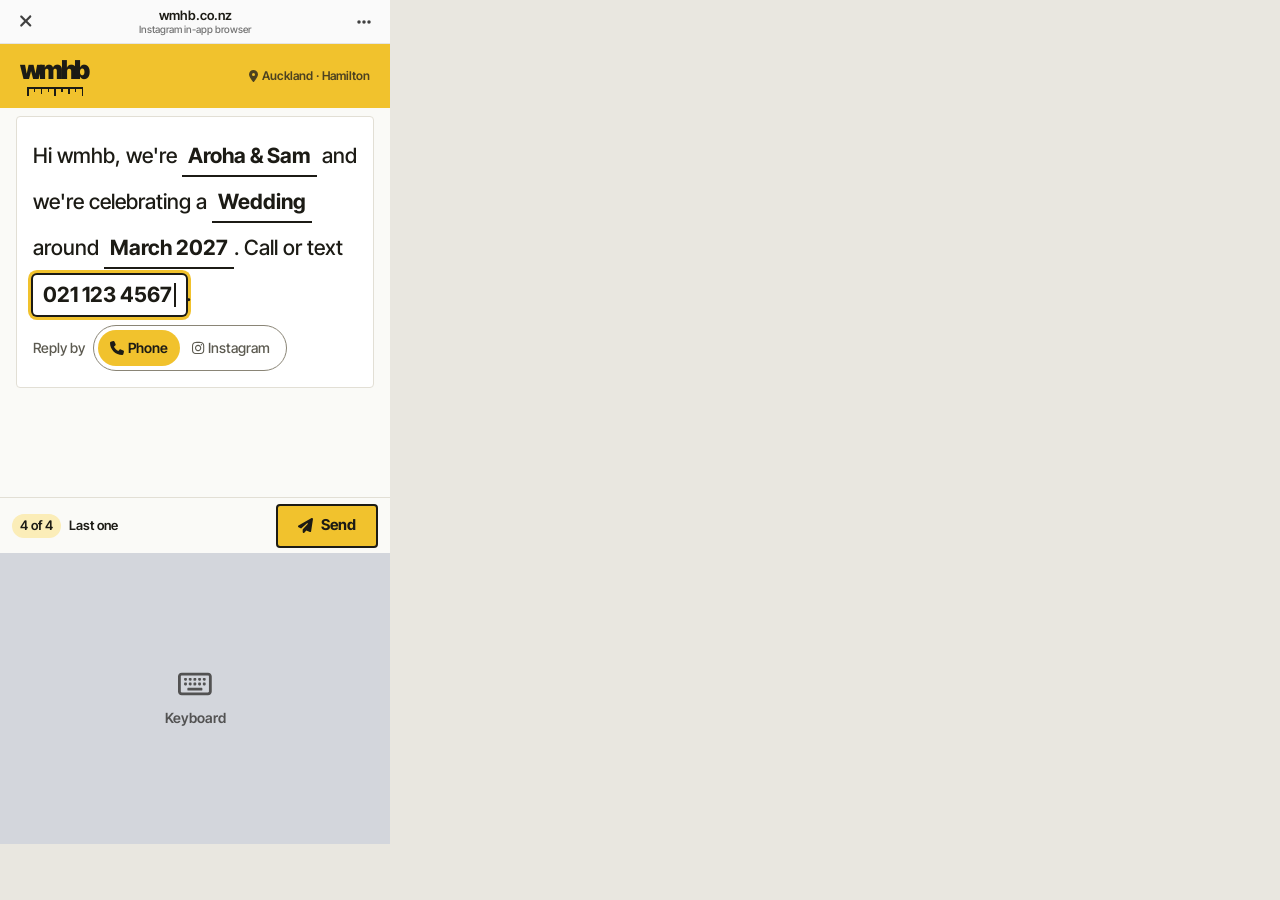
<file: design/screens/F5-Reply.html>
<!doctype html>
<html lang="en">
<head>
<meta charset="utf-8">
<meta name="viewport" content="width=device-width, initial-scale=1">
<title>F5 · Reply (keyboard)</title>
<link href="https://fonts.googleapis.com/css2?family=Inter+Tight:wght@500;600;700;800;900&display=swap" rel="stylesheet">
<link rel="stylesheet" href="screens.css">
</head>
<body>
<!-- Design reference only: a static mockup at 390x844, built with Tailwind classes. Not production code. -->
<div id="screen" class="relative w-[390px] h-[844px] overflow-hidden bg-paper text-ink antialiased font-sans font-medium">
<div id="ig-bar" class="h-11 flex items-center justify-between px-1 bg-neutral-50 border-b border-neutral-200">
<button aria-label="Close" class="w-11 h-11 flex items-center justify-center text-neutral-700"><i class="faicon text-lg"><svg xmlns="http://www.w3.org/2000/svg" viewBox="0 0 384 512" aria-hidden="true" style="display: inline-block; height: 1em; width: 0.7500em; overflow: visible; vertical-align: -0.125em"><path fill="currentColor" d="M342.6 150.6c12.5-12.5 12.5-32.8 0-45.3s-32.8-12.5-45.3 0L192 210.7 86.6 105.4c-12.5-12.5-32.8-12.5-45.3 0s-12.5 32.8 0 45.3L146.7 256 41.4 361.4c-12.5 12.5-12.5 32.8 0 45.3s32.8 12.5 45.3 0L192 301.3 297.4 406.6c12.5 12.5 32.8 12.5 45.3 0s12.5-32.8 0-45.3L237.3 256 342.6 150.6z"></path></svg></i></button>
<div class="text-center leading-tight"><p class="text-[13px] font-semibold">wmhb.co.nz</p><p class="text-[10px] text-neutral-500">Instagram in-app browser</p></div>
<button aria-label="More" class="w-11 h-11 flex items-center justify-center text-neutral-700"><i class="faicon "><svg xmlns="http://www.w3.org/2000/svg" viewBox="0 0 448 512" aria-hidden="true" style="display: inline-block; height: 1em; width: 0.8750em; overflow: visible; vertical-align: -0.125em"><path fill="currentColor" d="M8 256a56 56 0 1 1 112 0A56 56 0 1 1 8 256zm160 0a56 56 0 1 1 112 0 56 56 0 1 1 -112 0zm216-56a56 56 0 1 1 0 112 56 56 0 1 1 0-112z"></path></svg></i></button>
</div>
<header id="header" class="h-16 bg-yellow flex items-center justify-between px-5">
<span class="inline-flex flex-col items-center"><span class="text-[26px] leading-none font-black tracking-[-0.1024em] text-ink pr-[3px]">wmhb</span><span aria-hidden="true" class="mt-1 w-[56px] border-t-2 border-ink flex justify-between"><span class="w-[1.5px] h-[7px] bg-ink"></span><span class="w-[1.5px] h-[3px] bg-ink"></span><span class="w-[1.5px] h-[5px] bg-ink"></span><span class="w-[1.5px] h-[3px] bg-ink"></span><span class="w-[1.5px] h-[7px] bg-ink"></span><span class="w-[1.5px] h-[3px] bg-ink"></span><span class="w-[1.5px] h-[5px] bg-ink"></span><span class="w-[1.5px] h-[3px] bg-ink"></span><span class="w-[1.5px] h-[7px] bg-ink"></span></span></span>
<span class="text-xs font-semibold text-mutedy"><i class="faicon mr-1"><svg xmlns="http://www.w3.org/2000/svg" viewBox="0 0 384 512" aria-hidden="true" style="display: inline-block; height: 1em; width: 0.7500em; overflow: visible; vertical-align: -0.125em"><path fill="currentColor" d="M215.7 499.2C267 435 384 279.4 384 192C384 86 298 0 192 0S0 86 0 192c0 87.4 117 243 168.3 307.2c12.3 15.3 35.1 15.3 47.4 0zM192 128a64 64 0 1 1 0 128 64 64 0 1 1 0-128z"></path></svg></i>Auckland · Hamilton</span>
</header>
<section id="letter" class="mx-4 mt-2 rounded bg-white border border-line p-4">
<p class="text-[21px] leading-[46px] font-medium">
Hi wmhb, we're
<button class="inline-flex items-center h-10 px-1.5 border-b-2 border-ink font-bold text-ink align-middle">Aroha &amp; Sam</button>
and we're celebrating a
<button class="inline-flex items-center h-10 px-1.5 border-b-2 border-ink font-bold text-ink align-middle">Wedding</button>
around
<button class="inline-flex items-center h-10 px-1.5 border-b-2 border-ink font-bold text-ink align-middle">March 2027</button>.
Call or text
<span class="inline-flex items-center h-10 px-2.5 rounded bg-white shadow-focus font-bold align-middle">021 123 4567<span class="ml-0.5 w-0.5 h-6 bg-ink"></span></span>.
</p>
<div id="reply-toggle" class="mt-2 flex items-center gap-2 text-sm">
<span class="text-muted">Reply by</span>
<div class="inline-flex rounded-full border-[1.5px] border-field p-1">
<button class="h-9 px-3 rounded-full bg-yellow font-semibold text-ink"><i class="faicon mr-1"><svg xmlns="http://www.w3.org/2000/svg" viewBox="0 0 512 512" aria-hidden="true" style="display: inline-block; height: 1em; width: 1.0000em; overflow: visible; vertical-align: -0.125em"><path fill="currentColor" d="M164.9 24.6c-7.7-18.6-28-28.5-47.4-23.2l-88 24C12.1 30.2 0 46 0 64C0 311.4 200.6 512 448 512c18 0 33.8-12.1 38.6-29.5l24-88c5.3-19.4-4.6-39.7-23.2-47.4l-96-40c-16.3-6.8-35.2-2.1-46.3 11.6L304.7 368C234.3 334.7 177.3 277.7 144 207.3L193.3 167c13.7-11.2 18.4-30 11.6-46.3l-40-96z"></path></svg></i>Phone</button>
<button class="h-9 px-3 rounded-full text-muted"><i class="faicon mr-1"><svg xmlns="http://www.w3.org/2000/svg" viewBox="0 0 448 512" aria-hidden="true" style="display: inline-block; height: 1em; width: 0.8750em; overflow: visible; vertical-align: -0.125em"><path fill="currentColor" d="M224.1 141c-63.6 0-114.9 51.3-114.9 114.9s51.3 114.9 114.9 114.9S339 319.5 339 255.9 287.7 141 224.1 141zm0 189.6c-41.1 0-74.7-33.5-74.7-74.7s33.5-74.7 74.7-74.7 74.7 33.5 74.7 74.7-33.6 74.7-74.7 74.7zm146.4-194.3c0 14.9-12 26.8-26.8 26.8-14.9 0-26.8-12-26.8-26.8s12-26.8 26.8-26.8 26.8 12 26.8 26.8zm76.1 27.2c-1.7-35.9-9.9-67.7-36.2-93.9-26.2-26.2-58-34.4-93.9-36.2-37-2.1-147.9-2.1-184.9 0-35.8 1.7-67.6 9.9-93.9 36.1s-34.4 58-36.2 93.9c-2.1 37-2.1 147.9 0 184.9 1.7 35.9 9.9 67.7 36.2 93.9s58 34.4 93.9 36.2c37 2.1 147.9 2.1 184.9 0 35.9-1.7 67.7-9.9 93.9-36.2 26.2-26.2 34.4-58 36.2-93.9 2.1-37 2.1-147.8 0-184.8zM398.8 388c-7.8 19.6-22.9 34.7-42.6 42.6-29.5 11.7-99.5 9-132.1 9s-102.7 2.6-132.1-9c-19.6-7.8-34.7-22.9-42.6-42.6-11.7-29.5-9-99.5-9-132.1s-2.6-102.7 9-132.1c7.8-19.6 22.9-34.7 42.6-42.6 29.5-11.7 99.5-9 132.1-9s102.7-2.6 132.1 9c19.6 7.8 34.7 22.9 42.6 42.6 11.7 29.5 9 99.5 9 132.1s2.7 102.7-9 132.1z"></path></svg></i>Instagram</button>
</div>
</div>
</section>
<div id="accessory" class="absolute bottom-[291px] inset-x-0 h-14 bg-paper border-t border-line px-3 flex items-center justify-between">
<span class="flex items-center gap-2 text-[13px] font-semibold text-ink"><span class="h-6 px-2 rounded-full bg-yellowsoft flex items-center">4 of 4</span>Last one</span>
<button id="send-btn" class="h-11 px-5 rounded bg-yellow text-ink border-2 border-ink text-[15px] font-bold flex items-center gap-2"><i class="faicon "><svg xmlns="http://www.w3.org/2000/svg" viewBox="0 0 512 512" aria-hidden="true" style="display: inline-block; height: 1em; width: 1.0000em; overflow: visible; vertical-align: -0.125em"><path fill="currentColor" d="M498.1 5.6c10.1 7 15.4 19.1 13.5 31.2l-64 416c-1.5 9.7-7.4 18.2-16 23s-18.9 5.4-28 1.6L284 427.7l-68.5 74.1c-8.9 9.7-22.9 12.9-35.2 8.1S160 493.2 160 480l0-83.6c0-4 1.5-7.8 4.2-10.8L331.8 202.8c5.8-6.3 5.6-16-.4-22s-15.7-6.4-22-.7L106 360.8 17.7 316.6C7.1 311.3 .3 300.7 0 288.9s5.9-22.8 16.1-28.7l448-256c10.7-6.1 23.9-5.5 34 1.4z"></path></svg></i>Send</button>
</div>
<div id="keyboard" class="absolute bottom-0 inset-x-0 h-[291px] bg-kbd flex flex-col items-center justify-center text-neutral-600 text-sm font-semibold">
<i class="faicon text-3xl mb-2"><svg xmlns="http://www.w3.org/2000/svg" viewBox="0 0 576 512" aria-hidden="true" style="display: inline-block; height: 1em; width: 1.1250em; overflow: visible; vertical-align: -0.125em"><path fill="currentColor" d="M64 112c-8.8 0-16 7.2-16 16l0 256c0 8.8 7.2 16 16 16l448 0c8.8 0 16-7.2 16-16l0-256c0-8.8-7.2-16-16-16L64 112zM0 128C0 92.7 28.7 64 64 64l448 0c35.3 0 64 28.7 64 64l0 256c0 35.3-28.7 64-64 64L64 448c-35.3 0-64-28.7-64-64L0 128zM176 320l224 0c8.8 0 16 7.2 16 16l0 16c0 8.8-7.2 16-16 16l-224 0c-8.8 0-16-7.2-16-16l0-16c0-8.8 7.2-16 16-16zm-72-72c0-8.8 7.2-16 16-16l16 0c8.8 0 16 7.2 16 16l0 16c0 8.8-7.2 16-16 16l-16 0c-8.8 0-16-7.2-16-16l0-16zm16-96l16 0c8.8 0 16 7.2 16 16l0 16c0 8.8-7.2 16-16 16l-16 0c-8.8 0-16-7.2-16-16l0-16c0-8.8 7.2-16 16-16zm64 96c0-8.8 7.2-16 16-16l16 0c8.8 0 16 7.2 16 16l0 16c0 8.8-7.2 16-16 16l-16 0c-8.8 0-16-7.2-16-16l0-16zm16-96l16 0c8.8 0 16 7.2 16 16l0 16c0 8.8-7.2 16-16 16l-16 0c-8.8 0-16-7.2-16-16l0-16c0-8.8 7.2-16 16-16zm64 96c0-8.8 7.2-16 16-16l16 0c8.8 0 16 7.2 16 16l0 16c0 8.8-7.2 16-16 16l-16 0c-8.8 0-16-7.2-16-16l0-16zm16-96l16 0c8.8 0 16 7.2 16 16l0 16c0 8.8-7.2 16-16 16l-16 0c-8.8 0-16-7.2-16-16l0-16c0-8.8 7.2-16 16-16zm64 96c0-8.8 7.2-16 16-16l16 0c8.8 0 16 7.2 16 16l0 16c0 8.8-7.2 16-16 16l-16 0c-8.8 0-16-7.2-16-16l0-16zm16-96l16 0c8.8 0 16 7.2 16 16l0 16c0 8.8-7.2 16-16 16l-16 0c-8.8 0-16-7.2-16-16l0-16c0-8.8 7.2-16 16-16zm64 96c0-8.8 7.2-16 16-16l16 0c8.8 0 16 7.2 16 16l0 16c0 8.8-7.2 16-16 16l-16 0c-8.8 0-16-7.2-16-16l0-16zm16-96l16 0c8.8 0 16 7.2 16 16l0 16c0 8.8-7.2 16-16 16l-16 0c-8.8 0-16-7.2-16-16l0-16c0-8.8 7.2-16 16-16z"></path></svg></i>
Keyboard
</div>

</div>
</body>
</html>
</file>
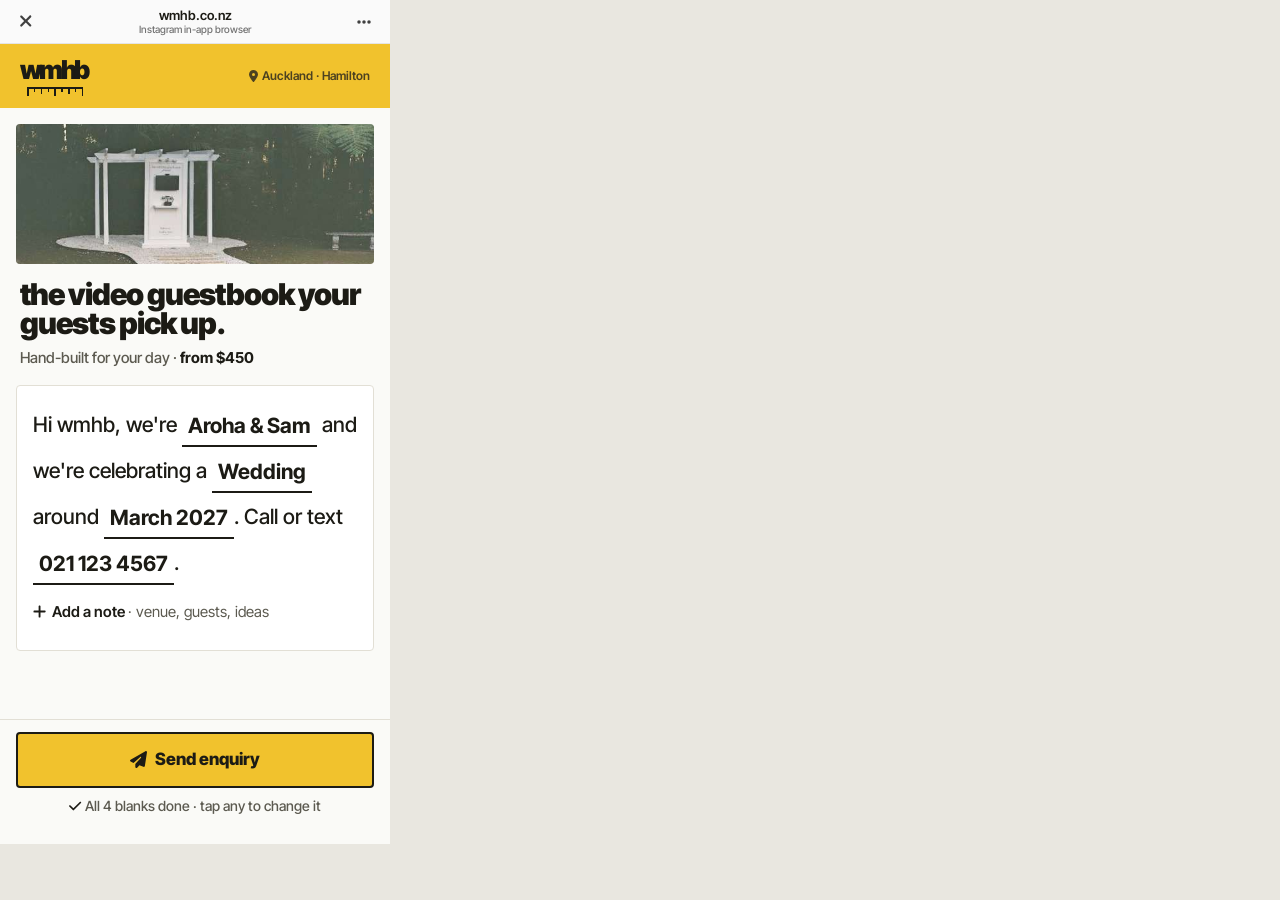
<file: design/screens/F6-Ready.html>
<!doctype html>
<html lang="en">
<head>
<meta charset="utf-8">
<meta name="viewport" content="width=device-width, initial-scale=1">
<title>F6 · Ready to send</title>
<link href="https://fonts.googleapis.com/css2?family=Inter+Tight:wght@500;600;700;800;900&display=swap" rel="stylesheet">
<link rel="stylesheet" href="screens.css">
</head>
<body>
<!-- Design reference only: a static mockup at 390x844, built with Tailwind classes. Not production code. -->
<div id="screen" class="relative w-[390px] h-[844px] overflow-hidden bg-paper text-ink antialiased font-sans font-medium">
<div id="ig-bar" class="h-11 flex items-center justify-between px-1 bg-neutral-50 border-b border-neutral-200">
<button aria-label="Close" class="w-11 h-11 flex items-center justify-center text-neutral-700"><i class="faicon text-lg"><svg xmlns="http://www.w3.org/2000/svg" viewBox="0 0 384 512" aria-hidden="true" style="display: inline-block; height: 1em; width: 0.7500em; overflow: visible; vertical-align: -0.125em"><path fill="currentColor" d="M342.6 150.6c12.5-12.5 12.5-32.8 0-45.3s-32.8-12.5-45.3 0L192 210.7 86.6 105.4c-12.5-12.5-32.8-12.5-45.3 0s-12.5 32.8 0 45.3L146.7 256 41.4 361.4c-12.5 12.5-12.5 32.8 0 45.3s32.8 12.5 45.3 0L192 301.3 297.4 406.6c12.5 12.5 32.8 12.5 45.3 0s12.5-32.8 0-45.3L237.3 256 342.6 150.6z"></path></svg></i></button>
<div class="text-center leading-tight"><p class="text-[13px] font-semibold">wmhb.co.nz</p><p class="text-[10px] text-neutral-500">Instagram in-app browser</p></div>
<button aria-label="More" class="w-11 h-11 flex items-center justify-center text-neutral-700"><i class="faicon "><svg xmlns="http://www.w3.org/2000/svg" viewBox="0 0 448 512" aria-hidden="true" style="display: inline-block; height: 1em; width: 0.8750em; overflow: visible; vertical-align: -0.125em"><path fill="currentColor" d="M8 256a56 56 0 1 1 112 0A56 56 0 1 1 8 256zm160 0a56 56 0 1 1 112 0 56 56 0 1 1 -112 0zm216-56a56 56 0 1 1 0 112 56 56 0 1 1 0-112z"></path></svg></i></button>
</div>
<header id="header" class="h-16 bg-yellow flex items-center justify-between px-5">
<span class="inline-flex flex-col items-center"><span class="text-[26px] leading-none font-black tracking-[-0.1024em] text-ink pr-[3px]">wmhb</span><span aria-hidden="true" class="mt-1 w-[56px] border-t-2 border-ink flex justify-between"><span class="w-[1.5px] h-[7px] bg-ink"></span><span class="w-[1.5px] h-[3px] bg-ink"></span><span class="w-[1.5px] h-[5px] bg-ink"></span><span class="w-[1.5px] h-[3px] bg-ink"></span><span class="w-[1.5px] h-[7px] bg-ink"></span><span class="w-[1.5px] h-[3px] bg-ink"></span><span class="w-[1.5px] h-[5px] bg-ink"></span><span class="w-[1.5px] h-[3px] bg-ink"></span><span class="w-[1.5px] h-[7px] bg-ink"></span></span></span>
<span class="text-xs font-semibold text-mutedy"><i class="faicon mr-1"><svg xmlns="http://www.w3.org/2000/svg" viewBox="0 0 384 512" aria-hidden="true" style="display: inline-block; height: 1em; width: 0.7500em; overflow: visible; vertical-align: -0.125em"><path fill="currentColor" d="M215.7 499.2C267 435 384 279.4 384 192C384 86 298 0 192 0S0 86 0 192c0 87.4 117 243 168.3 307.2c12.3 15.3 35.1 15.3 47.4 0zM192 128a64 64 0 1 1 0 128 64 64 0 1 1 0-128z"></path></svg></i>Auckland · Hamilton</span>
</header>
<div id="board-photo" class="mx-4 mt-4 h-[140px] rounded bg-line overflow-hidden"><img src="../../assets/guestbook-560.jpg" alt="White panelled wmhb guestbook board with a vintage rotary phone under a white pergola in a garden" class="w-full h-full object-cover object-[42%_58%]"></div>
<section id="intro" class="px-5 pt-4">
<h1 class="text-[30px] leading-[0.98] font-black tracking-[-0.03em]">the video guestbook your guests pick up.</h1>
<p class="mt-2 text-[15px] font-medium text-muted">Hand-built for your day · <span class="font-bold text-ink">from $450</span></p>
</section>
<section id="letter" class="mx-4 mt-4 rounded bg-white border border-line p-4">
<p class="text-[21px] leading-[46px] font-medium">
Hi wmhb, we're
<button class="inline-flex items-center h-10 px-1.5 border-b-2 border-ink font-bold text-ink align-middle">Aroha &amp; Sam</button>
and we're celebrating a
<button class="inline-flex items-center h-10 px-1.5 border-b-2 border-ink font-bold text-ink align-middle">Wedding</button>
around
<button class="inline-flex items-center h-10 px-1.5 border-b-2 border-ink font-bold text-ink align-middle">March 2027</button>.
Call or text
<button class="inline-flex items-center h-10 px-1.5 border-b-2 border-ink font-bold text-ink align-middle">021 123 4567</button>.
</p>
<button id="add-note" class="mt-1 h-11 text-[15px] font-semibold text-ink"><i class="faicon mr-1.5"><svg xmlns="http://www.w3.org/2000/svg" viewBox="0 0 448 512" aria-hidden="true" style="display: inline-block; height: 1em; width: 0.8750em; overflow: visible; vertical-align: -0.125em"><path fill="currentColor" d="M256 80c0-17.7-14.3-32-32-32s-32 14.3-32 32l0 144L48 224c-17.7 0-32 14.3-32 32s14.3 32 32 32l144 0 0 144c0 17.7 14.3 32 32 32s32-14.3 32-32l0-144 144 0c17.7 0 32-14.3 32-32s-14.3-32-32-32l-144 0 0-144z"></path></svg></i>Add a note <span class="font-normal text-muted">· venue, guests, ideas</span></button>
</section>
<div id="action-bar" class="absolute bottom-0 inset-x-0 bg-paper border-t border-line px-4 pt-3 pb-7">
<button id="send-btn" class="w-full h-14 rounded bg-yellow text-ink border-2 border-ink text-[17px] font-extrabold flex items-center justify-center gap-2"><i class="faicon "><svg xmlns="http://www.w3.org/2000/svg" viewBox="0 0 512 512" aria-hidden="true" style="display: inline-block; height: 1em; width: 1.0000em; overflow: visible; vertical-align: -0.125em"><path fill="currentColor" d="M498.1 5.6c10.1 7 15.4 19.1 13.5 31.2l-64 416c-1.5 9.7-7.4 18.2-16 23s-18.9 5.4-28 1.6L284 427.7l-68.5 74.1c-8.9 9.7-22.9 12.9-35.2 8.1S160 493.2 160 480l0-83.6c0-4 1.5-7.8 4.2-10.8L331.8 202.8c5.8-6.3 5.6-16-.4-22s-15.7-6.4-22-.7L106 360.8 17.7 316.6C7.1 311.3 .3 300.7 0 288.9s5.9-22.8 16.1-28.7l448-256c10.7-6.1 23.9-5.5 34 1.4z"></path></svg></i>Send enquiry</button>
<p class="mt-2 text-center text-sm text-muted"><i class="faicon mr-1 text-ink"><svg xmlns="http://www.w3.org/2000/svg" viewBox="0 0 448 512" aria-hidden="true" style="display: inline-block; height: 1em; width: 0.8750em; overflow: visible; vertical-align: -0.125em"><path fill="currentColor" d="M438.6 105.4c12.5 12.5 12.5 32.8 0 45.3l-256 256c-12.5 12.5-32.8 12.5-45.3 0l-128-128c-12.5-12.5-12.5-32.8 0-45.3s32.8-12.5 45.3 0L160 338.7 393.4 105.4c12.5-12.5 32.8-12.5 45.3 0z"></path></svg></i>All 4 blanks done · tap any to change it</p>
</div>

</div>
</body>
</html>
</file>
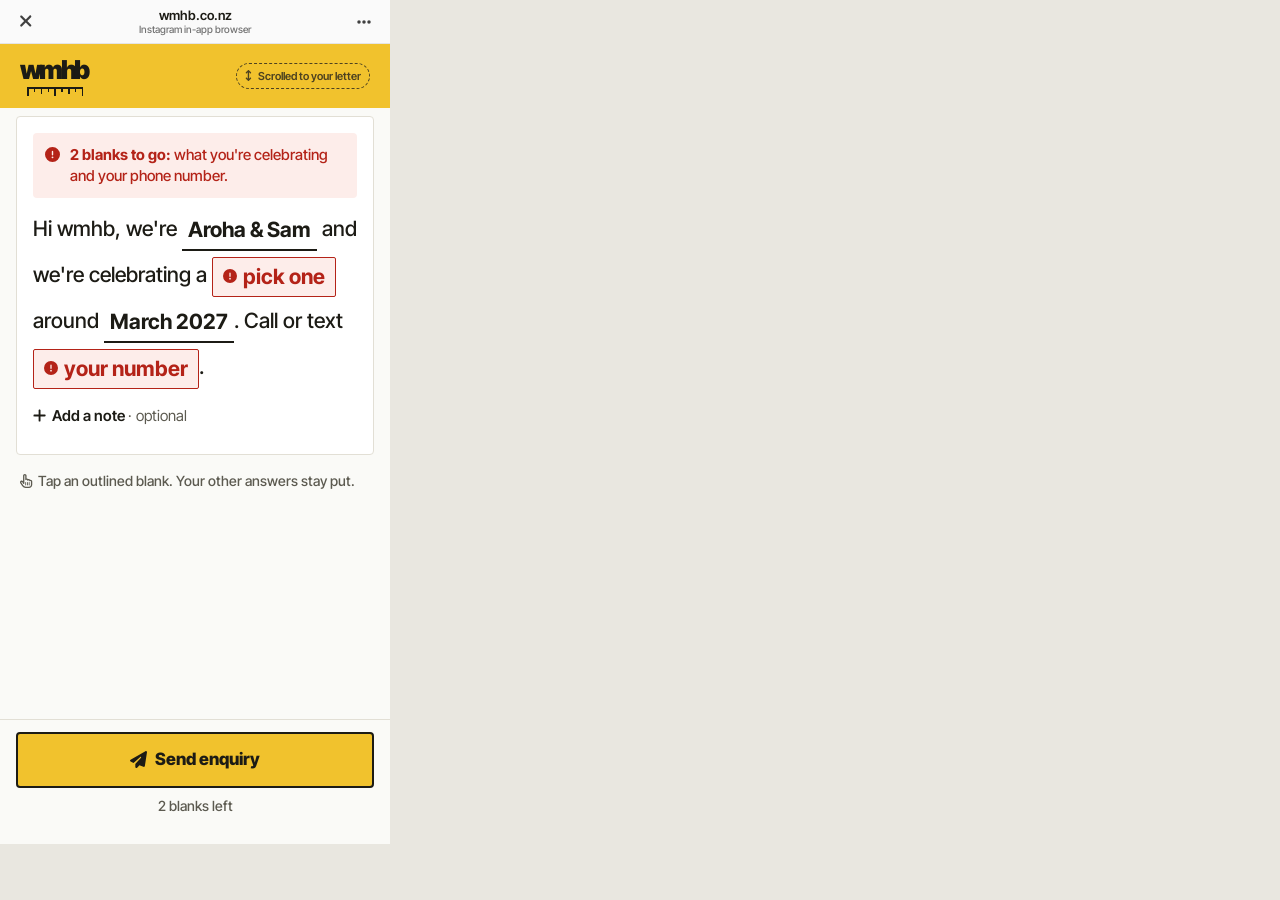
<file: design/screens/F7-Error.html>
<!doctype html>
<html lang="en">
<head>
<meta charset="utf-8">
<meta name="viewport" content="width=device-width, initial-scale=1">
<title>F7 · Blanks missed</title>
<link href="https://fonts.googleapis.com/css2?family=Inter+Tight:wght@500;600;700;800;900&display=swap" rel="stylesheet">
<link rel="stylesheet" href="screens.css">
</head>
<body>
<!-- Design reference only: a static mockup at 390x844, built with Tailwind classes. Not production code. -->
<div id="screen" class="relative w-[390px] h-[844px] overflow-hidden bg-paper text-ink antialiased font-sans font-medium">
<div id="ig-bar" class="h-11 flex items-center justify-between px-1 bg-neutral-50 border-b border-neutral-200">
<button aria-label="Close" class="w-11 h-11 flex items-center justify-center text-neutral-700"><i class="faicon text-lg"><svg xmlns="http://www.w3.org/2000/svg" viewBox="0 0 384 512" aria-hidden="true" style="display: inline-block; height: 1em; width: 0.7500em; overflow: visible; vertical-align: -0.125em"><path fill="currentColor" d="M342.6 150.6c12.5-12.5 12.5-32.8 0-45.3s-32.8-12.5-45.3 0L192 210.7 86.6 105.4c-12.5-12.5-32.8-12.5-45.3 0s-12.5 32.8 0 45.3L146.7 256 41.4 361.4c-12.5 12.5-12.5 32.8 0 45.3s32.8 12.5 45.3 0L192 301.3 297.4 406.6c12.5 12.5 32.8 12.5 45.3 0s12.5-32.8 0-45.3L237.3 256 342.6 150.6z"></path></svg></i></button>
<div class="text-center leading-tight"><p class="text-[13px] font-semibold">wmhb.co.nz</p><p class="text-[10px] text-neutral-500">Instagram in-app browser</p></div>
<button aria-label="More" class="w-11 h-11 flex items-center justify-center text-neutral-700"><i class="faicon "><svg xmlns="http://www.w3.org/2000/svg" viewBox="0 0 448 512" aria-hidden="true" style="display: inline-block; height: 1em; width: 0.8750em; overflow: visible; vertical-align: -0.125em"><path fill="currentColor" d="M8 256a56 56 0 1 1 112 0A56 56 0 1 1 8 256zm160 0a56 56 0 1 1 112 0 56 56 0 1 1 -112 0zm216-56a56 56 0 1 1 0 112 56 56 0 1 1 0-112z"></path></svg></i></button>
</div>
<header id="header" class="h-16 bg-yellow flex items-center justify-between px-5">
<span class="inline-flex flex-col items-center"><span class="text-[26px] leading-none font-black tracking-[-0.1024em] text-ink pr-[3px]">wmhb</span><span aria-hidden="true" class="mt-1 w-[56px] border-t-2 border-ink flex justify-between"><span class="w-[1.5px] h-[7px] bg-ink"></span><span class="w-[1.5px] h-[3px] bg-ink"></span><span class="w-[1.5px] h-[5px] bg-ink"></span><span class="w-[1.5px] h-[3px] bg-ink"></span><span class="w-[1.5px] h-[7px] bg-ink"></span><span class="w-[1.5px] h-[3px] bg-ink"></span><span class="w-[1.5px] h-[5px] bg-ink"></span><span class="w-[1.5px] h-[3px] bg-ink"></span><span class="w-[1.5px] h-[7px] bg-ink"></span></span></span>
<span class="inline-flex items-center gap-1.5 text-[11px] font-semibold text-mutedy border border-dashed border-mutedy rounded-full px-2 py-1"><i class="faicon "><svg xmlns="http://www.w3.org/2000/svg" viewBox="0 0 320 512" aria-hidden="true" style="display: inline-block; height: 1em; width: 0.6250em; overflow: visible; vertical-align: -0.125em"><path fill="currentColor" d="M182.6 9.4c-12.5-12.5-32.8-12.5-45.3 0l-96 96c-12.5 12.5-12.5 32.8 0 45.3s32.8 12.5 45.3 0L128 109.3l0 293.5L86.6 361.4c-12.5-12.5-32.8-12.5-45.3 0s-12.5 32.8 0 45.3l96 96c12.5 12.5 32.8 12.5 45.3 0l96-96c12.5-12.5 12.5-32.8 0-45.3s-32.8-12.5-45.3 0L192 402.7l0-293.5 41.4 41.4c12.5 12.5 32.8 12.5 45.3 0s12.5-32.8 0-45.3l-96-96z"></path></svg></i>Scrolled to your letter</span>
</header>
<section id="letter" class="mx-4 mt-2 rounded bg-white border border-line p-4">
<div id="error-summary" role="alert" class="mb-2 flex gap-2.5 rounded bg-errsoft text-err p-3 text-[15px] leading-snug">
<i class="faicon mt-0.5"><svg xmlns="http://www.w3.org/2000/svg" viewBox="0 0 512 512" aria-hidden="true" style="display: inline-block; height: 1em; width: 1.0000em; overflow: visible; vertical-align: -0.125em"><path fill="currentColor" d="M256 512A256 256 0 1 0 256 0a256 256 0 1 0 0 512zm0-384c13.3 0 24 10.7 24 24l0 112c0 13.3-10.7 24-24 24s-24-10.7-24-24l0-112c0-13.3 10.7-24 24-24zM224 352a32 32 0 1 1 64 0 32 32 0 1 1 -64 0z"></path></svg></i>
<p><span class="font-bold">2 blanks to go:</span> what you're celebrating and your phone number.</p>
</div>
<p class="text-[21px] leading-[46px] font-medium">
Hi wmhb, we're
<button class="inline-flex items-center h-10 px-1.5 border-b-2 border-ink font-bold text-ink align-middle">Aroha &amp; Sam</button>
and we're celebrating a
<button class="inline-flex items-center gap-1.5 h-10 px-2.5 rounded-sm bg-errsoft border-[1.5px] border-err text-err font-bold align-middle"><i class="faicon text-sm"><svg xmlns="http://www.w3.org/2000/svg" viewBox="0 0 512 512" aria-hidden="true" style="display: inline-block; height: 1em; width: 1.0000em; overflow: visible; vertical-align: -0.125em"><path fill="currentColor" d="M256 512A256 256 0 1 0 256 0a256 256 0 1 0 0 512zm0-384c13.3 0 24 10.7 24 24l0 112c0 13.3-10.7 24-24 24s-24-10.7-24-24l0-112c0-13.3 10.7-24 24-24zM224 352a32 32 0 1 1 64 0 32 32 0 1 1 -64 0z"></path></svg></i>pick one</button>
around
<button class="inline-flex items-center h-10 px-1.5 border-b-2 border-ink font-bold text-ink align-middle">March 2027</button>.
Call or text
<button class="inline-flex items-center gap-1.5 h-10 px-2.5 rounded-sm bg-errsoft border-[1.5px] border-err text-err font-bold align-middle"><i class="faicon text-sm"><svg xmlns="http://www.w3.org/2000/svg" viewBox="0 0 512 512" aria-hidden="true" style="display: inline-block; height: 1em; width: 1.0000em; overflow: visible; vertical-align: -0.125em"><path fill="currentColor" d="M256 512A256 256 0 1 0 256 0a256 256 0 1 0 0 512zm0-384c13.3 0 24 10.7 24 24l0 112c0 13.3-10.7 24-24 24s-24-10.7-24-24l0-112c0-13.3 10.7-24 24-24zM224 352a32 32 0 1 1 64 0 32 32 0 1 1 -64 0z"></path></svg></i>your number</button>.
</p>
<button id="add-note" class="mt-1 h-11 text-[15px] font-semibold text-ink"><i class="faicon mr-1.5"><svg xmlns="http://www.w3.org/2000/svg" viewBox="0 0 448 512" aria-hidden="true" style="display: inline-block; height: 1em; width: 0.8750em; overflow: visible; vertical-align: -0.125em"><path fill="currentColor" d="M256 80c0-17.7-14.3-32-32-32s-32 14.3-32 32l0 144L48 224c-17.7 0-32 14.3-32 32s14.3 32 32 32l144 0 0 144c0 17.7 14.3 32 32 32s32-14.3 32-32l0-144 144 0c17.7 0 32-14.3 32-32s-14.3-32-32-32l-144 0 0-144z"></path></svg></i>Add a note <span class="font-normal text-muted">· optional</span></button>
</section>
<p id="fix-tip" class="mx-5 mt-4 text-sm text-muted"><i class="faicon mr-1.5"><svg xmlns="http://www.w3.org/2000/svg" viewBox="0 0 448 512" aria-hidden="true" style="display: inline-block; height: 1em; width: 0.8750em; overflow: visible; vertical-align: -0.125em"><path fill="currentColor" d="M160 64c0-8.8 7.2-16 16-16s16 7.2 16 16l0 136c0 10.3 6.6 19.5 16.4 22.8s20.6-.1 26.8-8.3c3-3.9 7.6-6.4 12.8-6.4c8.8 0 16 7.2 16 16c0 10.3 6.6 19.5 16.4 22.8s20.6-.1 26.8-8.3c3-3.9 7.6-6.4 12.8-6.4c7.8 0 14.3 5.6 15.7 13c1.6 8.2 7.3 15.1 15.1 18s16.7 1.6 23.3-3.6c2.7-2.1 6.1-3.4 9.9-3.4c8.8 0 16 7.2 16 16l0 16 0 104c0 39.8-32.2 72-72 72l-56 0-59.8 0-.9 0c-37.4 0-72.4-18.7-93.2-49.9L50.7 312.9c-4.9-7.4-2.9-17.3 4.4-22.2s17.3-2.9 22.2 4.4L116 353.2c5.9 8.8 16.8 12.7 26.9 9.7s17-12.4 17-23l0-19.9 0-256zM176 0c-35.3 0-64 28.7-64 64l0 197.7C91.2 238 55.5 232.8 28.5 250.7C-.9 270.4-8.9 310.1 10.8 339.5L78.3 440.8c29.7 44.5 79.6 71.2 133.1 71.2l.9 0 59.8 0 56 0c66.3 0 120-53.7 120-120l0-104 0-16c0-35.3-28.7-64-64-64c-4.5 0-8.8 .5-13 1.3c-11.7-15.4-30.2-25.3-51-25.3c-6.9 0-13.5 1.1-19.7 3.1C288.7 170.7 269.6 160 248 160c-2.7 0-5.4 .2-8 .5L240 64c0-35.3-28.7-64-64-64zm48 304c0-8.8-7.2-16-16-16s-16 7.2-16 16l0 96c0 8.8 7.2 16 16 16s16-7.2 16-16l0-96zm48-16c-8.8 0-16 7.2-16 16l0 96c0 8.8 7.2 16 16 16s16-7.2 16-16l0-96c0-8.8-7.2-16-16-16zm80 16c0-8.8-7.2-16-16-16s-16 7.2-16 16l0 96c0 8.8 7.2 16 16 16s16-7.2 16-16l0-96z"></path></svg></i>Tap an outlined blank. Your other answers stay put.</p>
<div id="action-bar" class="absolute bottom-0 inset-x-0 bg-paper border-t border-line px-4 pt-3 pb-7">
<button id="send-btn" class="w-full h-14 rounded bg-yellow text-ink border-2 border-ink text-[17px] font-extrabold flex items-center justify-center gap-2"><i class="faicon "><svg xmlns="http://www.w3.org/2000/svg" viewBox="0 0 512 512" aria-hidden="true" style="display: inline-block; height: 1em; width: 1.0000em; overflow: visible; vertical-align: -0.125em"><path fill="currentColor" d="M498.1 5.6c10.1 7 15.4 19.1 13.5 31.2l-64 416c-1.5 9.7-7.4 18.2-16 23s-18.9 5.4-28 1.6L284 427.7l-68.5 74.1c-8.9 9.7-22.9 12.9-35.2 8.1S160 493.2 160 480l0-83.6c0-4 1.5-7.8 4.2-10.8L331.8 202.8c5.8-6.3 5.6-16-.4-22s-15.7-6.4-22-.7L106 360.8 17.7 316.6C7.1 311.3 .3 300.7 0 288.9s5.9-22.8 16.1-28.7l448-256c10.7-6.1 23.9-5.5 34 1.4z"></path></svg></i>Send enquiry</button>
<p class="mt-2 text-center text-sm text-muted">2 blanks left</p>
</div>

</div>
</body>
</html>
</file>
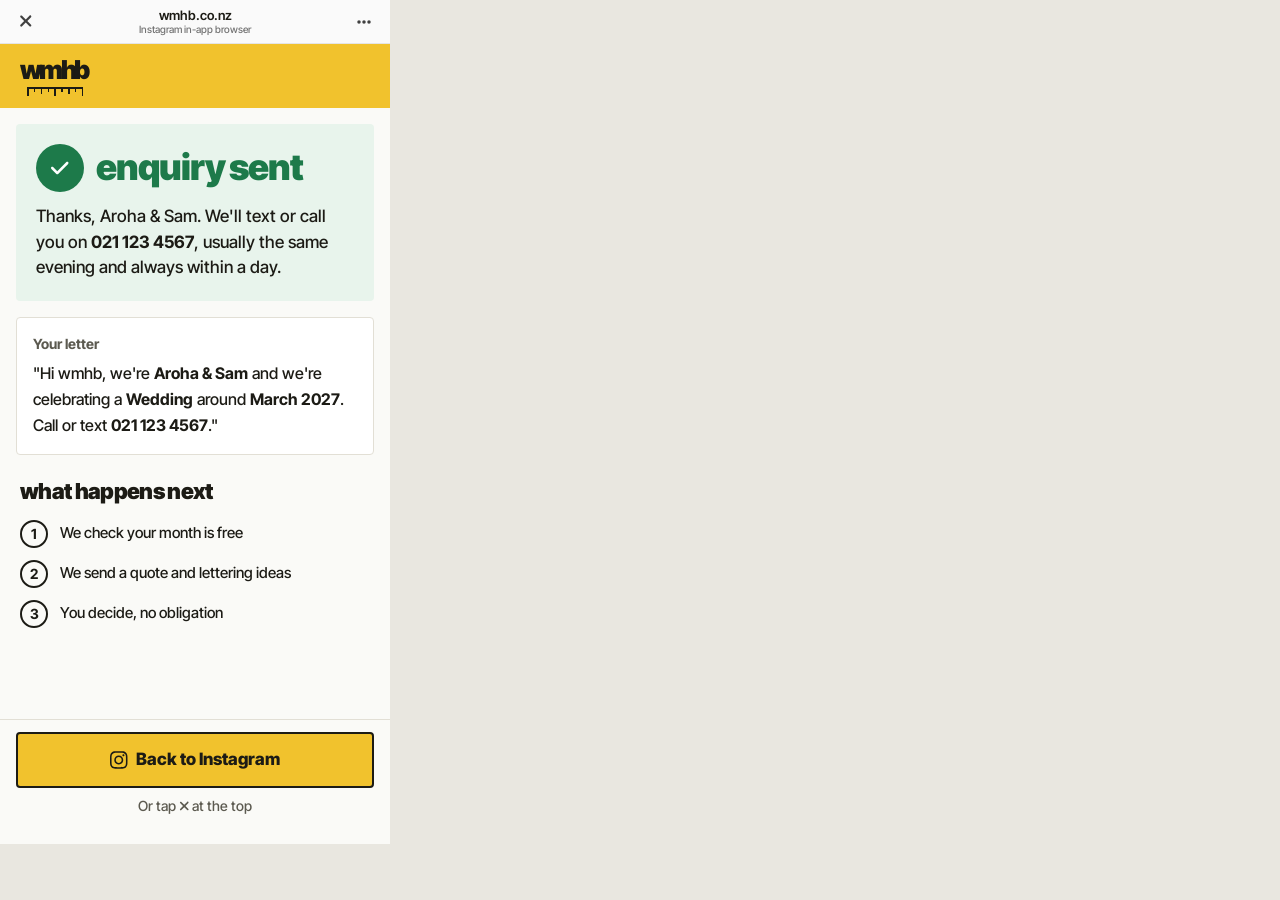
<file: design/screens/F8-Sent.html>
<!doctype html>
<html lang="en">
<head>
<meta charset="utf-8">
<meta name="viewport" content="width=device-width, initial-scale=1">
<title>F8 · Sent</title>
<link href="https://fonts.googleapis.com/css2?family=Inter+Tight:wght@500;600;700;800;900&display=swap" rel="stylesheet">
<link rel="stylesheet" href="screens.css">
</head>
<body>
<!-- Design reference only: a static mockup at 390x844, built with Tailwind classes. Not production code. -->
<div id="screen" class="relative w-[390px] h-[844px] overflow-hidden bg-paper text-ink antialiased font-sans font-medium">
<div id="ig-bar" class="h-11 flex items-center justify-between px-1 bg-neutral-50 border-b border-neutral-200">
<button aria-label="Close" class="w-11 h-11 flex items-center justify-center text-neutral-700"><i class="faicon text-lg"><svg xmlns="http://www.w3.org/2000/svg" viewBox="0 0 384 512" aria-hidden="true" style="display: inline-block; height: 1em; width: 0.7500em; overflow: visible; vertical-align: -0.125em"><path fill="currentColor" d="M342.6 150.6c12.5-12.5 12.5-32.8 0-45.3s-32.8-12.5-45.3 0L192 210.7 86.6 105.4c-12.5-12.5-32.8-12.5-45.3 0s-12.5 32.8 0 45.3L146.7 256 41.4 361.4c-12.5 12.5-12.5 32.8 0 45.3s32.8 12.5 45.3 0L192 301.3 297.4 406.6c12.5 12.5 32.8 12.5 45.3 0s12.5-32.8 0-45.3L237.3 256 342.6 150.6z"></path></svg></i></button>
<div class="text-center leading-tight"><p class="text-[13px] font-semibold">wmhb.co.nz</p><p class="text-[10px] text-neutral-500">Instagram in-app browser</p></div>
<button aria-label="More" class="w-11 h-11 flex items-center justify-center text-neutral-700"><i class="faicon "><svg xmlns="http://www.w3.org/2000/svg" viewBox="0 0 448 512" aria-hidden="true" style="display: inline-block; height: 1em; width: 0.8750em; overflow: visible; vertical-align: -0.125em"><path fill="currentColor" d="M8 256a56 56 0 1 1 112 0A56 56 0 1 1 8 256zm160 0a56 56 0 1 1 112 0 56 56 0 1 1 -112 0zm216-56a56 56 0 1 1 0 112 56 56 0 1 1 0-112z"></path></svg></i></button>
</div>
<header id="header" class="h-16 bg-yellow flex items-center px-5">
<span class="inline-flex flex-col items-center"><span class="text-[26px] leading-none font-black tracking-[-0.1024em] text-ink pr-[3px]">wmhb</span><span aria-hidden="true" class="mt-1 w-[56px] border-t-2 border-ink flex justify-between"><span class="w-[1.5px] h-[7px] bg-ink"></span><span class="w-[1.5px] h-[3px] bg-ink"></span><span class="w-[1.5px] h-[5px] bg-ink"></span><span class="w-[1.5px] h-[3px] bg-ink"></span><span class="w-[1.5px] h-[7px] bg-ink"></span><span class="w-[1.5px] h-[3px] bg-ink"></span><span class="w-[1.5px] h-[5px] bg-ink"></span><span class="w-[1.5px] h-[3px] bg-ink"></span><span class="w-[1.5px] h-[7px] bg-ink"></span></span></span>
</header>
<section id="confirmation" role="status" class="mx-4 mt-4 rounded bg-successsoft p-5">
<div class="flex items-center gap-3">
<div class="w-12 h-12 shrink-0 rounded-full bg-success text-white flex items-center justify-center"><i class="faicon text-xl"><svg xmlns="http://www.w3.org/2000/svg" viewBox="0 0 448 512" aria-hidden="true" style="display: inline-block; height: 1em; width: 0.8750em; overflow: visible; vertical-align: -0.125em"><path fill="currentColor" d="M438.6 105.4c12.5 12.5 12.5 32.8 0 45.3l-256 256c-12.5 12.5-32.8 12.5-45.3 0l-128-128c-12.5-12.5-12.5-32.8 0-45.3s32.8-12.5 45.3 0L160 338.7 393.4 105.4c12.5-12.5 32.8-12.5 45.3 0z"></path></svg></i></div>
<h1 class="text-[36px] leading-[1.05] font-black tracking-[-0.03em] text-success">enquiry sent</h1>
</div>
<p class="mt-3 text-[17px] leading-normal font-medium">Thanks, Aroha &amp; Sam. We'll text or call you on <span class="font-bold">021 123 4567</span>, usually the same evening and always within a day.</p>
</section>
<section id="receipt" class="mx-4 mt-4 rounded bg-white border border-line p-4">
<p class="text-sm font-bold text-muted">Your letter</p>
<p class="mt-1.5 text-[16px] leading-relaxed font-medium">"Hi wmhb, we're <b>Aroha &amp; Sam</b> and we're celebrating a <b>Wedding</b> around <b>March 2027</b>. Call or text <b>021 123 4567</b>."</p>
</section>
<section id="next-steps" class="mx-5 mt-5">
<h2 class="text-[22px] font-black tracking-[-0.03em]">what happens next</h2>
<ol class="mt-3 space-y-3 text-[15px] font-medium">
<li class="flex gap-3"><span class="w-7 h-7 shrink-0 rounded-full border-2 border-ink text-sm font-bold flex items-center justify-center">1</span><span class="pt-0.5">We check your month is free</span></li>
<li class="flex gap-3"><span class="w-7 h-7 shrink-0 rounded-full border-2 border-ink text-sm font-bold flex items-center justify-center">2</span><span class="pt-0.5">We send a quote and lettering ideas</span></li>
<li class="flex gap-3"><span class="w-7 h-7 shrink-0 rounded-full border-2 border-ink text-sm font-bold flex items-center justify-center">3</span><span class="pt-0.5">You decide, no obligation</span></li>
</ol>
</section>
<div id="action-bar" class="absolute bottom-0 inset-x-0 bg-paper border-t border-line px-4 pt-3 pb-7">
<button class="w-full h-14 rounded bg-yellow text-ink border-2 border-ink text-[17px] font-extrabold flex items-center justify-center gap-2"><i class="faicon text-xl"><svg xmlns="http://www.w3.org/2000/svg" viewBox="0 0 448 512" aria-hidden="true" style="display: inline-block; height: 1em; width: 0.8750em; overflow: visible; vertical-align: -0.125em"><path fill="currentColor" d="M224.1 141c-63.6 0-114.9 51.3-114.9 114.9s51.3 114.9 114.9 114.9S339 319.5 339 255.9 287.7 141 224.1 141zm0 189.6c-41.1 0-74.7-33.5-74.7-74.7s33.5-74.7 74.7-74.7 74.7 33.5 74.7 74.7-33.6 74.7-74.7 74.7zm146.4-194.3c0 14.9-12 26.8-26.8 26.8-14.9 0-26.8-12-26.8-26.8s12-26.8 26.8-26.8 26.8 12 26.8 26.8zm76.1 27.2c-1.7-35.9-9.9-67.7-36.2-93.9-26.2-26.2-58-34.4-93.9-36.2-37-2.1-147.9-2.1-184.9 0-35.8 1.7-67.6 9.9-93.9 36.1s-34.4 58-36.2 93.9c-2.1 37-2.1 147.9 0 184.9 1.7 35.9 9.9 67.7 36.2 93.9s58 34.4 93.9 36.2c37 2.1 147.9 2.1 184.9 0 35.9-1.7 67.7-9.9 93.9-36.2 26.2-26.2 34.4-58 36.2-93.9 2.1-37 2.1-147.8 0-184.8zM398.8 388c-7.8 19.6-22.9 34.7-42.6 42.6-29.5 11.7-99.5 9-132.1 9s-102.7 2.6-132.1-9c-19.6-7.8-34.7-22.9-42.6-42.6-11.7-29.5-9-99.5-9-132.1s-2.6-102.7 9-132.1c7.8-19.6 22.9-34.7 42.6-42.6 29.5-11.7 99.5-9 132.1-9s102.7-2.6 132.1 9c19.6 7.8 34.7 22.9 42.6 42.6 11.7 29.5 9 99.5 9 132.1s2.7 102.7-9 132.1z"></path></svg></i>Back to Instagram</button>
<p class="mt-2 text-center text-sm text-muted">Or tap <i class="faicon "><svg xmlns="http://www.w3.org/2000/svg" viewBox="0 0 384 512" aria-hidden="true" style="display: inline-block; height: 1em; width: 0.7500em; overflow: visible; vertical-align: -0.125em"><path fill="currentColor" d="M342.6 150.6c12.5-12.5 12.5-32.8 0-45.3s-32.8-12.5-45.3 0L192 210.7 86.6 105.4c-12.5-12.5-32.8-12.5-45.3 0s-12.5 32.8 0 45.3L146.7 256 41.4 361.4c-12.5 12.5-12.5 32.8 0 45.3s32.8 12.5 45.3 0L192 301.3 297.4 406.6c12.5 12.5 32.8 12.5 45.3 0s12.5-32.8 0-45.3L237.3 256 342.6 150.6z"></path></svg></i> at the top</p>
</div>

</div>
</body>
</html>
</file>
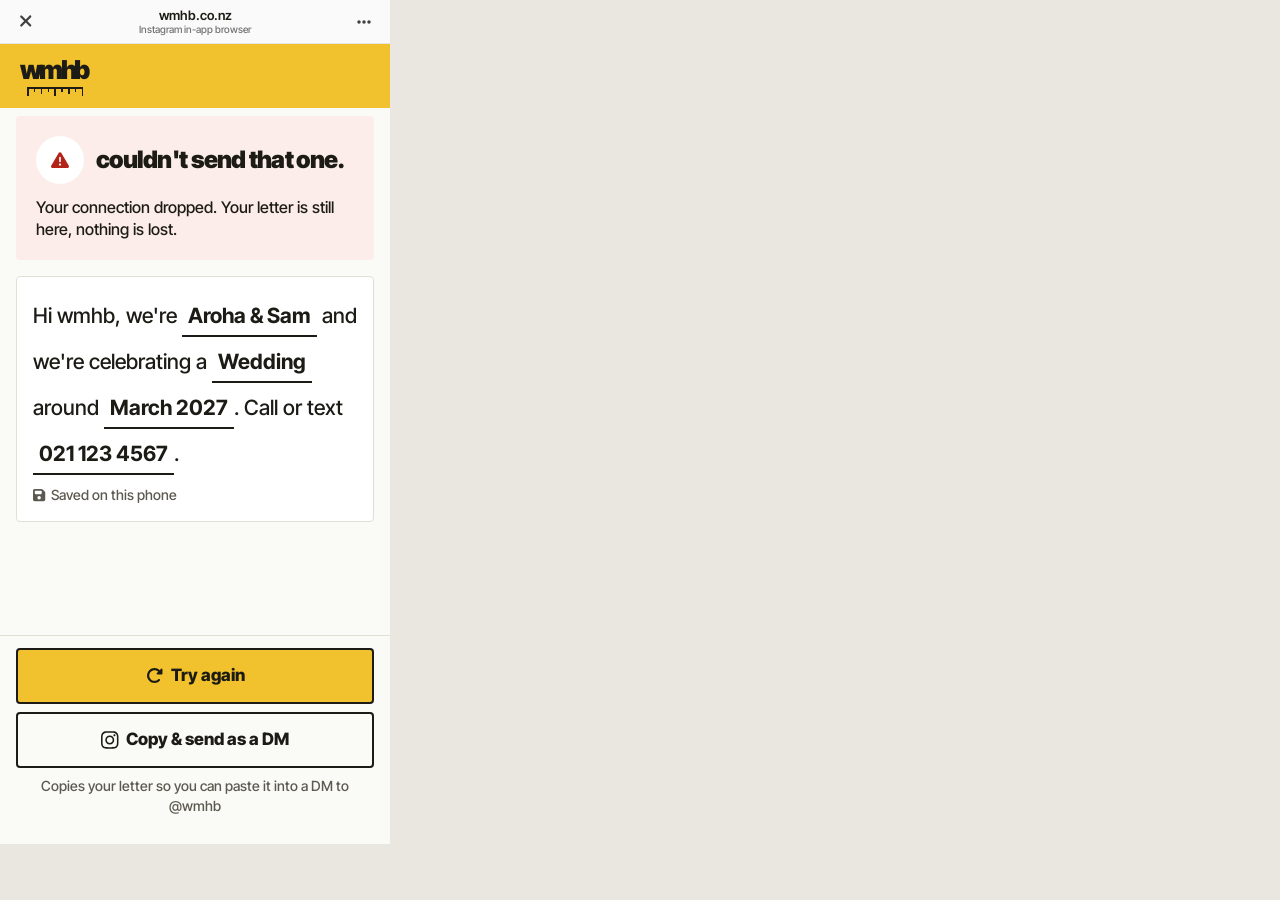
<file: design/screens/F9-Not-sent.html>
<!doctype html>
<html lang="en">
<head>
<meta charset="utf-8">
<meta name="viewport" content="width=device-width, initial-scale=1">
<title>F9 · Could not send</title>
<link href="https://fonts.googleapis.com/css2?family=Inter+Tight:wght@500;600;700;800;900&display=swap" rel="stylesheet">
<link rel="stylesheet" href="screens.css">
</head>
<body>
<!-- Design reference only: a static mockup at 390x844, built with Tailwind classes. Not production code. -->
<div id="screen" class="relative w-[390px] h-[844px] overflow-hidden bg-paper text-ink antialiased font-sans font-medium">
<div id="ig-bar" class="h-11 flex items-center justify-between px-1 bg-neutral-50 border-b border-neutral-200">
<button aria-label="Close" class="w-11 h-11 flex items-center justify-center text-neutral-700"><i class="faicon text-lg"><svg xmlns="http://www.w3.org/2000/svg" viewBox="0 0 384 512" aria-hidden="true" style="display: inline-block; height: 1em; width: 0.7500em; overflow: visible; vertical-align: -0.125em"><path fill="currentColor" d="M342.6 150.6c12.5-12.5 12.5-32.8 0-45.3s-32.8-12.5-45.3 0L192 210.7 86.6 105.4c-12.5-12.5-32.8-12.5-45.3 0s-12.5 32.8 0 45.3L146.7 256 41.4 361.4c-12.5 12.5-12.5 32.8 0 45.3s32.8 12.5 45.3 0L192 301.3 297.4 406.6c12.5 12.5 32.8 12.5 45.3 0s12.5-32.8 0-45.3L237.3 256 342.6 150.6z"></path></svg></i></button>
<div class="text-center leading-tight"><p class="text-[13px] font-semibold">wmhb.co.nz</p><p class="text-[10px] text-neutral-500">Instagram in-app browser</p></div>
<button aria-label="More" class="w-11 h-11 flex items-center justify-center text-neutral-700"><i class="faicon "><svg xmlns="http://www.w3.org/2000/svg" viewBox="0 0 448 512" aria-hidden="true" style="display: inline-block; height: 1em; width: 0.8750em; overflow: visible; vertical-align: -0.125em"><path fill="currentColor" d="M8 256a56 56 0 1 1 112 0A56 56 0 1 1 8 256zm160 0a56 56 0 1 1 112 0 56 56 0 1 1 -112 0zm216-56a56 56 0 1 1 0 112 56 56 0 1 1 0-112z"></path></svg></i></button>
</div>
<header id="header" class="h-16 bg-yellow flex items-center px-5">
<span class="inline-flex flex-col items-center"><span class="text-[26px] leading-none font-black tracking-[-0.1024em] text-ink pr-[3px]">wmhb</span><span aria-hidden="true" class="mt-1 w-[56px] border-t-2 border-ink flex justify-between"><span class="w-[1.5px] h-[7px] bg-ink"></span><span class="w-[1.5px] h-[3px] bg-ink"></span><span class="w-[1.5px] h-[5px] bg-ink"></span><span class="w-[1.5px] h-[3px] bg-ink"></span><span class="w-[1.5px] h-[7px] bg-ink"></span><span class="w-[1.5px] h-[3px] bg-ink"></span><span class="w-[1.5px] h-[5px] bg-ink"></span><span class="w-[1.5px] h-[3px] bg-ink"></span><span class="w-[1.5px] h-[7px] bg-ink"></span></span></span>
</header>
<section id="failure" role="alert" class="mx-4 mt-2 rounded bg-errsoft p-5">
<div class="flex items-center gap-3">
<div class="w-12 h-12 shrink-0 rounded-full bg-white text-err flex items-center justify-center"><i class="faicon text-lg"><svg xmlns="http://www.w3.org/2000/svg" viewBox="0 0 512 512" aria-hidden="true" style="display: inline-block; height: 1em; width: 1.0000em; overflow: visible; vertical-align: -0.125em"><path fill="currentColor" d="M256 32c14.2 0 27.3 7.5 34.5 19.8l216 368c7.3 12.4 7.3 27.7 .2 40.1S486.3 480 472 480L40 480c-14.3 0-27.6-7.7-34.7-20.1s-7-27.8 .2-40.1l216-368C228.7 39.5 241.8 32 256 32zm0 128c-13.3 0-24 10.7-24 24l0 112c0 13.3 10.7 24 24 24s24-10.7 24-24l0-112c0-13.3-10.7-24-24-24zm32 224a32 32 0 1 0 -64 0 32 32 0 1 0 64 0z"></path></svg></i></div>
<h1 class="text-[24px] leading-tight font-black tracking-[-0.03em]">couldn't send that one.</h1>
</div>
<p class="mt-3 text-[16px] leading-snug text-ink">Your connection dropped. Your letter is still here, nothing is lost.</p>
</section>
<section id="letter" class="mx-4 mt-4 rounded bg-white border border-line p-4">
<p class="text-[21px] leading-[46px] font-medium">
Hi wmhb, we're
<button class="inline-flex items-center h-10 px-1.5 border-b-2 border-ink font-bold text-ink align-middle">Aroha &amp; Sam</button>
and we're celebrating a
<button class="inline-flex items-center h-10 px-1.5 border-b-2 border-ink font-bold text-ink align-middle">Wedding</button>
around
<button class="inline-flex items-center h-10 px-1.5 border-b-2 border-ink font-bold text-ink align-middle">March 2027</button>.
Call or text
<button class="inline-flex items-center h-10 px-1.5 border-b-2 border-ink font-bold text-ink align-middle">021 123 4567</button>.
</p>
<p class="mt-2 text-sm text-muted"><i class="faicon mr-1.5"><svg xmlns="http://www.w3.org/2000/svg" viewBox="0 0 448 512" aria-hidden="true" style="display: inline-block; height: 1em; width: 0.8750em; overflow: visible; vertical-align: -0.125em"><path fill="currentColor" d="M64 32C28.7 32 0 60.7 0 96L0 416c0 35.3 28.7 64 64 64l320 0c35.3 0 64-28.7 64-64l0-242.7c0-17-6.7-33.3-18.7-45.3L352 50.7C340 38.7 323.7 32 306.7 32L64 32zm0 96c0-17.7 14.3-32 32-32l192 0c17.7 0 32 14.3 32 32l0 64c0 17.7-14.3 32-32 32L96 224c-17.7 0-32-14.3-32-32l0-64zM224 288a64 64 0 1 1 0 128 64 64 0 1 1 0-128z"></path></svg></i>Saved on this phone</p>
</section>
<div id="action-bar" class="absolute bottom-0 inset-x-0 bg-paper border-t border-line px-4 pt-3 pb-7">
<button id="retry-btn" class="w-full h-14 rounded bg-yellow text-ink border-2 border-ink text-[17px] font-extrabold flex items-center justify-center gap-2"><i class="faicon "><svg xmlns="http://www.w3.org/2000/svg" viewBox="0 0 512 512" aria-hidden="true" style="display: inline-block; height: 1em; width: 1.0000em; overflow: visible; vertical-align: -0.125em"><path fill="currentColor" d="M463.5 224l8.5 0c13.3 0 24-10.7 24-24l0-128c0-9.7-5.8-18.5-14.8-22.2s-19.3-1.7-26.2 5.2L413.4 96.6c-87.6-86.5-228.7-86.2-315.8 1c-87.5 87.5-87.5 229.3 0 316.8s229.3 87.5 316.8 0c12.5-12.5 12.5-32.8 0-45.3s-32.8-12.5-45.3 0c-62.5 62.5-163.8 62.5-226.3 0s-62.5-163.8 0-226.3c62.2-62.2 162.7-62.5 225.3-1L327 183c-6.9 6.9-8.9 17.2-5.2 26.2s12.5 14.8 22.2 14.8l119.5 0z"></path></svg></i>Try again</button>
<button id="dm-btn" class="mt-2 w-full h-14 rounded border-2 border-ink text-ink text-[17px] font-extrabold flex items-center justify-center gap-2"><i class="faicon text-xl"><svg xmlns="http://www.w3.org/2000/svg" viewBox="0 0 448 512" aria-hidden="true" style="display: inline-block; height: 1em; width: 0.8750em; overflow: visible; vertical-align: -0.125em"><path fill="currentColor" d="M224.1 141c-63.6 0-114.9 51.3-114.9 114.9s51.3 114.9 114.9 114.9S339 319.5 339 255.9 287.7 141 224.1 141zm0 189.6c-41.1 0-74.7-33.5-74.7-74.7s33.5-74.7 74.7-74.7 74.7 33.5 74.7 74.7-33.6 74.7-74.7 74.7zm146.4-194.3c0 14.9-12 26.8-26.8 26.8-14.9 0-26.8-12-26.8-26.8s12-26.8 26.8-26.8 26.8 12 26.8 26.8zm76.1 27.2c-1.7-35.9-9.9-67.7-36.2-93.9-26.2-26.2-58-34.4-93.9-36.2-37-2.1-147.9-2.1-184.9 0-35.8 1.7-67.6 9.9-93.9 36.1s-34.4 58-36.2 93.9c-2.1 37-2.1 147.9 0 184.9 1.7 35.9 9.9 67.7 36.2 93.9s58 34.4 93.9 36.2c37 2.1 147.9 2.1 184.9 0 35.9-1.7 67.7-9.9 93.9-36.2 26.2-26.2 34.4-58 36.2-93.9 2.1-37 2.1-147.8 0-184.8zM398.8 388c-7.8 19.6-22.9 34.7-42.6 42.6-29.5 11.7-99.5 9-132.1 9s-102.7 2.6-132.1-9c-19.6-7.8-34.7-22.9-42.6-42.6-11.7-29.5-9-99.5-9-132.1s-2.6-102.7 9-132.1c7.8-19.6 22.9-34.7 42.6-42.6 29.5-11.7 99.5-9 132.1-9s102.7-2.6 132.1 9c19.6 7.8 34.7 22.9 42.6 42.6 11.7 29.5 9 99.5 9 132.1s2.7 102.7-9 132.1z"></path></svg></i>Copy &amp; send as a DM</button>
<p class="mt-2 text-center text-sm text-muted">Copies your letter so you can paste it into a DM to @wmhb</p>
</div>

</div>
</body>
</html>
</file>
<file: docs/styles.css>
/* wmhb enquiry page. Tokens come from design/system/tokens.css. */

@font-face {
  font-family: 'Inter Tight';
  src: url('fonts/InterTight-subset.woff2') format('woff2');
  font-weight: 500 900;
  font-display: swap;
}

:root {
  --yellow: #F1C22D;
  --yellow-soft: #FBEDB8;
  --ink: #1C1B15;
  --ink-muted: #5C5A50;
  --ink-muted-on-yellow: #4D4220;
  --paper: #FAFAF7;
  --surface: #FFFFFF;
  --line: #E2DFD5;
  --field-border: #8A8576;
  --placeholder: #6E6A5D;
  --error: #B42318;
  --error-soft: #FDEDEA;
  --success: #1D7A4A;
  --success-soft: #E8F4EC;

  --space-1: 8px;
  --space-2: 16px;
  --space-3: 24px;
  --space-4: 40px;

  --radius-sm: 3px;
  --radius-md: 4px;
  --radius-pill: 999px;

  --focus-ring: 0 0 0 2px #1C1B15, 0 0 0 5px #F1C22D;
  --font-sans: 'Inter Tight', system-ui, -apple-system, 'Segoe UI', Roboto, sans-serif;

  --max: 480px;
  --header-h: 64px;
  --safe-bottom: env(safe-area-inset-bottom, 0px);
}

/* ---------- base ---------- */

*, *::before, *::after { box-sizing: border-box; }
html { -webkit-text-size-adjust: 100%; text-size-adjust: 100%; -webkit-tap-highlight-color: transparent; }
body {
  margin: 0;
  min-height: 100%;
  background: var(--paper);
  color: var(--ink);
  font-family: var(--font-sans);
  font-weight: 500;
  font-size: 17px;
  line-height: 1.5;
  -webkit-font-smoothing: antialiased;
  -moz-osx-font-smoothing: grayscale;
}
h1, h2, p, ol { margin: 0; }
ol { padding: 0; list-style: none; }
b, strong { font-weight: 700; }
button, input, textarea { font: inherit; color: inherit; letter-spacing: inherit; }
button { margin: 0; padding: 0; border: 0; background: none; cursor: pointer; text-align: inherit; }
button:disabled { cursor: default; }
a { color: inherit; text-decoration: none; }
img { display: block; max-width: 100%; }
[hidden] { display: none !important; }
:focus { outline: none; }
:focus-visible { box-shadow: var(--focus-ring); border-radius: var(--radius-md); }

.vh {
  position: absolute !important;
  width: 1px; height: 1px;
  margin: -1px; padding: 0; border: 0;
  overflow: hidden; clip: rect(0 0 0 0); clip-path: inset(50%);
  white-space: nowrap;
}
.muted { color: var(--ink-muted); font-weight: 500; }

.ic { display: inline-block; width: 1em; height: 1em; flex: none; vertical-align: -0.125em; fill: currentColor; overflow: visible; }
.ic--lg { font-size: 18px; }
.ic--xl { font-size: 20px; }

.tag {
  display: inline-flex; align-items: center;
  height: 24px; padding: 0 8px;
  border-radius: var(--radius-pill);
  background: var(--yellow-soft);
  font-size: 13px; font-weight: 600; color: var(--ink);
  white-space: nowrap;
}

/* ---------- header band ---------- */

.band {
  position: sticky; top: 0; z-index: 20;
  background: var(--yellow);
}
.band-inner {
  max-width: var(--max); margin: 0 auto;
  height: var(--header-h);
  padding: 0 20px;
  display: flex; align-items: center; justify-content: space-between; gap: 12px;
}
.wordmark { display: inline-flex; flex-direction: column; align-items: center; }
.wordmark-text {
  font-size: 26px; line-height: 1; font-weight: 900;
  letter-spacing: -0.1024em; padding-right: 3px; /* the tracking eats the last letter's right side */
  color: var(--ink);
}
.ruler {
  margin-top: 4px; width: 56px;
  border-top: 2px solid var(--ink);
  display: flex; justify-content: space-between;
}
.ruler i { display: block; width: 1.5px; background: var(--ink); }
.ruler .t-l { height: 7px; }
.ruler .t-m { height: 5px; }
.ruler .t-s { height: 3px; }

.band-place { font-size: 12px; font-weight: 600; color: var(--ink-muted-on-yellow); white-space: nowrap; }
.band-place .ic { margin-right: 4px; }
.band-tag {
  display: inline-flex; align-items: center; gap: 6px;
  padding: 4px 8px;
  border: 1px dashed var(--ink-muted-on-yellow); border-radius: var(--radius-pill);
  font-size: 11px; font-weight: 600; color: var(--ink-muted-on-yellow); white-space: nowrap;
}

/* ---------- page ---------- */

.page {
  max-width: var(--max); margin: 0 auto;
  padding-bottom: calc(132px + var(--safe-bottom));
}
body.is-failed .page { padding-bottom: calc(200px + var(--safe-bottom)); }

.photo {
  margin: 16px 16px 0;
  aspect-ratio: 800 / 535; /* the whole photo, uncropped */
  border-radius: var(--radius-md);
  overflow: hidden;
  background: var(--line);
}
.photo img { width: 100%; height: 100%; object-fit: cover; }

.intro { padding: 16px 20px 0; }
.intro-title { font-size: 30px; line-height: 0.98; font-weight: 900; letter-spacing: -0.03em; }
.intro-line { margin-top: 8px; font-size: 15px; color: var(--ink-muted); }

/* "Fill in the 4 yellow blanks" line, with a small blank as the key */
.blanks-hint {
  margin: 16px 20px 12px;
  display: flex; align-items: center; gap: 10px;
  font-size: 16px; font-weight: 700; color: var(--ink);
  text-wrap: balance; /* on narrow phones it wraps as two even lines, not a lone "Send." */
}
.blanks-hint-swatch {
  flex: none;
  width: 30px; height: 18px;
  border-radius: 2px;
  background: var(--yellow-soft);
  border-bottom: 2px solid var(--ink);
}
.blanks-hint + .letter { margin-top: 0; }
body.is-failed .blanks-hint { display: none; }

.card {
  margin: 16px 16px 0;
  padding: 16px;
  background: var(--surface);
  border: 1px solid var(--line);
  border-radius: var(--radius-md);
}
body.is-failed .letter { margin-top: 16px; }

/* ---------- the letter ---------- */

.letter-text { font-size: 21px; line-height: 46px; font-weight: 500; overflow-wrap: break-word; }

.slot { display: inline; }
.blank {
  display: inline-flex; align-items: center; gap: 6px;
  min-height: 40px; max-width: 100%;
  padding: 2px 10px 0;
  vertical-align: middle;
  line-height: 1.15;
  text-align: left;
  border-radius: var(--radius-sm);
  background: var(--yellow-soft);
  border-bottom: 2px solid var(--ink);
  color: var(--placeholder);
}
.blank-text { overflow-wrap: anywhere; }
.blank .ic { font-size: 12px; color: var(--ink); }
.blank.is-filled { background: none; padding: 2px 6px 0; font-weight: 700; color: var(--ink); }
.blank.is-filled .ic { display: none; }
.blank.is-active {
  background: var(--surface);
  border-bottom-color: transparent;
  border-radius: var(--radius-md);
  box-shadow: var(--focus-ring);
  color: var(--ink-muted);
  padding: 2px 10px 0;
}
.blank.is-active.is-filled { color: var(--ink); }
.blank.is-active.is-filled .ic { display: inline-block; }
.blank.is-error {
  background: var(--error-soft);
  border: 1.5px solid var(--error);
  color: var(--error);
  font-weight: 700;
  padding: 0 10px;
}
.blank.is-error .ic { color: var(--error); font-size: 14px; }
.blank:focus-visible { box-shadow: var(--focus-ring); }
.blank:disabled { cursor: default; }

/* The inline text field that replaces a text blank while typing. It takes the blank's exact box
   (40px high, same text size, same width) so the words around it don't move when it swaps in. */
.field { display: inline-flex; vertical-align: middle; max-width: 100%; }
.grow {
  display: inline-grid;
  max-width: 100%;
  height: 40px;
  padding: 0 8px 0 10px; /* + 2px caret room = 10px each side, like the empty blank */
  align-items: center;
  border-radius: var(--radius-md);
  background: var(--surface);
  box-shadow: var(--focus-ring);
}
.grow.is-tight { padding: 0 4px 0 6px; } /* replacing a filled blank, which has 6px sides */
.grow::before, .grow::after, .grow input { grid-area: 1 / 1; font: inherit; line-height: 1.15; }
.grow::before, .grow::after { visibility: hidden; white-space: pre; overflow: hidden; padding-right: 2px; }
.grow::before { content: attr(data-floor); font-weight: 500; } /* an empty field never gets narrower than its placeholder */
.grow::after { content: attr(data-value); font-weight: 700; }
.grow.is-empty::after { font-weight: 500; }
.grow input {
  width: 0; min-width: 100%; /* the hidden copy of the text sets the width, not the input's own default size */
  padding: 0; margin: 0; border: 0;
  background: transparent;
  font-weight: 700;
  color: var(--ink);
  caret-color: var(--ink);
}
.grow input::placeholder { color: var(--placeholder); font-weight: 500; opacity: 1; }
.grow input:focus-visible { box-shadow: none; }
.grow.is-error { background: var(--error-soft); box-shadow: 0 0 0 1.5px var(--error); }

/* reply by phone / instagram */
.reply-by { margin-top: 8px; display: flex; align-items: center; gap: 8px; flex-wrap: wrap; font-size: 14px; }
.reply-by-label { color: var(--ink-muted); }
.toggle { display: inline-flex; padding: 4px; border: 1.5px solid var(--field-border); border-radius: var(--radius-pill); }
.toggle-btn {
  display: inline-flex; align-items: center; gap: 4px;
  height: 36px; padding: 0 12px;
  border-radius: var(--radius-pill);
  color: var(--ink-muted);
}
.toggle-btn[aria-pressed="true"] { background: var(--yellow); color: var(--ink); font-weight: 600; }
.toggle-btn:focus-visible { border-radius: var(--radius-pill); }

.field-msg { margin-top: 8px; font-size: 14px; line-height: 1.4; color: var(--error); }
.fix-btn {
  display: inline-flex; align-items: center; min-height: 44px;
  margin-top: 4px; padding: 0 14px;
  border: 1.5px solid var(--ink); border-radius: var(--radius-md);
  background: var(--surface); color: var(--ink);
  font-weight: 700; font-size: 15px;
}

/* error summary (F7) */
.summary {
  margin-bottom: 8px;
  display: flex; gap: 10px;
  padding: 12px;
  border-radius: var(--radius-md);
  background: var(--error-soft);
  color: var(--error);
  font-size: 15px; line-height: 1.375;
}
.summary-ic { margin-top: 2px; font-size: 16px; }
.summary b { font-weight: 700; }
.summary:focus-visible { box-shadow: var(--focus-ring); }

/* add a note */
.add-note {
  margin-top: 4px;
  display: inline-flex; align-items: center;
  min-height: 44px;
  font-size: 15px; font-weight: 600; color: var(--ink);
}
.add-note .ic { margin-right: 6px; }
.add-note .muted { margin-left: 4px; }
.note { margin-top: 12px; }
.note-label { display: block; font-size: 16px; line-height: 1.3; font-weight: 700; margin-bottom: 8px; }
.note textarea {
  display: block; width: 100%;
  min-height: 96px;
  padding: 10px 12px;
  border: 1.5px solid var(--field-border);
  border-radius: var(--radius-md);
  background: var(--surface);
  font-size: 17px; line-height: 1.5;
  resize: vertical;
}
.note textarea::placeholder { color: var(--placeholder); opacity: 1; }
.note textarea:focus { border-color: var(--ink); box-shadow: var(--focus-ring); }
.note-count { margin-top: 4px; font-size: 14px; color: var(--ink-muted); text-align: right; min-height: 0; }

.saved { margin-top: 8px; font-size: 14px; color: var(--ink-muted); display: flex; align-items: center; gap: 6px; }

/* hidden honeypot */
.hp { position: absolute; left: -9999px; width: 1px; height: 1px; overflow: hidden; }

.tip, .step-hint { margin: 12px 20px 0; font-size: 14px; line-height: 1.4; color: var(--ink-muted); }
.tip .ic { margin-right: 6px; }
.tip.is-fix { margin-top: 16px; }
.step-hint { display: flex; align-items: center; gap: 8px; font-size: 13px; font-weight: 600; color: var(--ink); }
.step-hint.is-error { color: var(--error); }

/* ---------- failure (F9) and success (F8) panels ---------- */

.panel { margin: 8px 16px 0; padding: 20px; border-radius: var(--radius-md); }
.panel--fail { background: var(--error-soft); }
.panel--ok { margin-top: 16px; background: var(--success-soft); }
.panel-head { display: flex; align-items: center; gap: 12px; }
.circle { width: 48px; height: 48px; flex: none; border-radius: 50%; display: flex; align-items: center; justify-content: center; }
.circle--white { background: var(--surface); color: var(--error); }
.circle--ok { background: var(--success); color: #fff; }
.fail-title { font-size: 24px; line-height: 1.25; font-weight: 900; letter-spacing: -0.03em; }
.fail-text { margin-top: 12px; font-size: 16px; line-height: 1.375; }
.ok-title { font-size: 36px; line-height: 1.05; font-weight: 900; letter-spacing: -0.03em; color: var(--success); }
.ok-text { margin-top: 12px; font-size: 17px; line-height: 1.5; }
.fail-title:focus-visible, .ok-title:focus-visible { box-shadow: none; outline: none; }

.receipt-label { font-size: 14px; font-weight: 700; color: var(--ink-muted); }
.receipt-text { margin-top: 6px; font-size: 16px; line-height: 1.625; }
.receipt-note { margin-top: 8px; font-size: 15px; line-height: 1.5; color: var(--ink-muted); white-space: pre-line; }

.next-steps { margin: 20px 20px 0; }
.next-title { font-size: 22px; line-height: 1.2; font-weight: 900; letter-spacing: -0.03em; }
.next-steps ol { margin-top: 12px; display: grid; gap: 12px; font-size: 15px; }
.next-steps li { display: flex; gap: 12px; }
.next-steps li > span:last-child { padding-top: 2px; }
.num {
  width: 28px; height: 28px; flex: none;
  border: 2px solid var(--ink); border-radius: 50%;
  display: flex; align-items: center; justify-content: center;
  font-size: 14px; font-weight: 700;
}

/* ---------- buttons ---------- */

.btn {
  display: flex; align-items: center; justify-content: center; gap: 8px;
  width: 100%; height: 56px;
  border-radius: var(--radius-md);
  border: 2px solid var(--ink);
  font-size: 17px; line-height: 1; font-weight: 800; letter-spacing: -0.01em;
  color: var(--ink);
  user-select: none; -webkit-user-select: none;
  touch-action: manipulation;
}
.btn--primary { background: var(--yellow); }
.btn--secondary { background: transparent; }
.btn--small { width: auto; height: 44px; padding: 0 20px; font-size: 15px; font-weight: 700; }
.btn:disabled { background: var(--line); color: var(--ink-muted); border-color: transparent; }
.btn-extra { font-size: 15px; font-weight: 500; opacity: 0.8; }
@media (hover: hover) {
  .btn--primary:not(:disabled):hover { background: var(--ink); color: var(--yellow); }
  .btn--secondary:hover { background: var(--yellow-soft); }
}

.spinner {
  display: none;
  width: 18px; height: 18px;
  border: 2.5px solid currentColor; border-right-color: transparent;
  border-radius: 50%;
  animation: spin 0.8s linear infinite;
}
.btn.is-busy, .btn.is-busy:disabled { background: var(--yellow); color: var(--ink); border-color: var(--ink); }
.btn.is-busy .spinner { display: inline-block; }
.btn.is-busy .btn-ic { display: none; }
@keyframes spin { to { transform: rotate(1turn); } }

/* sticky action bar */
.actions {
  position: fixed; left: 0; right: 0; bottom: 0; z-index: 30;
  background: var(--paper);
  border-top: 1px solid var(--line);
}
.actions-inner {
  max-width: var(--max); margin: 0 auto;
  padding: 12px 16px calc(28px + var(--safe-bottom));
  display: grid; gap: 8px;
}
.actions-note { font-size: 14px; line-height: 1.4; color: var(--ink-muted); text-align: center; }
.actions-note .ic { margin-right: 4px; color: var(--ink); }
body.is-typing .actions { opacity: 0; visibility: hidden; pointer-events: none; }

/* bar above the keyboard: kept out of sight until the keyboard is up, then faded in (app.js) */
.kbar {
  position: fixed; left: 0; right: 0; bottom: 0; z-index: 40;
  background: var(--paper);
  border-top: 1px solid var(--line);
  will-change: transform;
  opacity: 0; visibility: hidden; pointer-events: none;
}
.kbar.is-shown { opacity: 1; visibility: visible; pointer-events: auto; }

@media (prefers-reduced-motion: no-preference) {
  .actions { transition: opacity 160ms ease-out, visibility 0s; }
  body.is-typing .actions { transition: opacity 160ms ease-out, visibility 0s linear 160ms; }
  .kbar.is-shown { transition: opacity 160ms ease-out; }
}
.kbar-inner {
  max-width: var(--max); margin: 0 auto;
  min-height: 56px;
  padding: 6px 12px calc(6px + var(--kbar-safe, var(--safe-bottom)));
  display: flex; align-items: center; justify-content: space-between; gap: 12px;
}
.kbar-text { flex: 1 1 auto; display: flex; align-items: center; gap: 8px; font-size: 14px; color: var(--ink-muted); min-width: 0; }
.kbar-text.is-step { font-size: 13px; font-weight: 600; color: var(--ink); }
.kbar .btn--small { flex: none; }

/* ---------- sheets (F3, F4) ---------- */

.sheet {
  position: fixed; inset: 0;
  width: 100%; height: 100%;
  max-width: none; max-height: none;
  margin: 0; padding: 0; border: 0;
  background: transparent;
  overflow: hidden;
}
.sheet::backdrop { background: transparent; }
.sheet[open] { display: flex; flex-direction: column; justify-content: flex-end; }
.sheet-scrim { position: absolute; inset: 0; background: rgb(28 27 21 / 0.5); touch-action: none; }
.sheet.is-closing { pointer-events: none; }
.sheet-panel {
  position: relative;
  width: 100%; max-width: var(--max); margin: 0 auto;
  max-height: calc(100% - 24px);
  overflow-x: hidden; overflow-y: auto; overscroll-behavior: contain;
  background: var(--paper);
  border-radius: var(--radius-md) var(--radius-md) 0 0;
  padding: 8px 16px calc(32px + var(--safe-bottom));
}
/* Slide-up, slide-down and page changes are run from app.js (transform and opacity only). */
.sheet-page { display: flow-root; }
.sheet-page.is-leaving { position: absolute; left: 16px; right: 16px; pointer-events: none; }
.kb-proxy {
  position: absolute; top: 0; left: 0;
  width: 1px; height: 1px; padding: 0; border: 0;
  opacity: 0; font-size: 16px; pointer-events: none;
}

/* iPhone only, while a sheet is open: the page is pinned where it was (see lockScroll in app.js) */
html.is-locked body { position: fixed; left: 0; right: 0; padding-top: var(--header-h); }
html.is-locked .band { position: fixed; top: 0; left: 0; right: 0; }

.sheet-grab { margin: 0 auto; width: 40px; height: 6px; border-radius: var(--radius-pill); background: var(--line); }
.sheet-head { margin-top: 12px; display: flex; align-items: flex-start; justify-content: space-between; gap: 8px; }
.sheet-step { font-size: 12px; font-weight: 700; line-height: 1.4; }
.sheet-title { font-size: 22px; line-height: 1.25; font-weight: 900; letter-spacing: -0.03em; }
.sheet-hint { margin-top: 2px; font-size: 14px; line-height: 1.4; color: var(--ink-muted); }
.sheet-close {
  width: 44px; height: 44px; flex: none;
  margin: -4px -8px 0 0;
  display: flex; align-items: center; justify-content: center;
  border-radius: 50%;
  color: var(--ink-muted);
}
.sheet-close:focus-visible { border-radius: 50%; }

.events { margin-top: 16px; display: grid; grid-template-columns: 1fr 1fr; gap: 8px; }
.pill {
  height: 60px; min-width: 0;
  padding: 0 12px 0 8px;
  display: flex; align-items: center; gap: 10px;
  text-align: left;
  border-radius: var(--radius-pill);
  background: var(--surface);
  border: 1.5px solid var(--field-border);
}
.pill--wide { grid-column: span 2; padding: 0 12px; gap: 12px; }
.pill-ic {
  width: 40px; height: 40px; flex: none;
  border-radius: 50%;
  background: var(--yellow-soft); color: var(--ink);
  display: flex; align-items: center; justify-content: center;
}
.pill-ic--square { width: 36px; height: 36px; border-radius: var(--radius-md); }
.pill-name { display: block; font-size: 16px; font-weight: 700; line-height: 1.25; }
.pill-sub { display: block; font-size: 12px; font-weight: 500; line-height: 1.3; color: var(--ink-muted); white-space: nowrap; }
.pill[aria-pressed="true"] { background: var(--yellow); border-color: var(--ink); }
.pill[aria-pressed="true"] .pill-ic { background: var(--surface); }
.pill[aria-pressed="true"] .pill-sub { color: var(--ink-muted-on-yellow); }
.pill:focus-visible { border-radius: var(--radius-pill); }
@media (max-width: 374px) {
  .pill { gap: 8px; padding-right: 8px; }
  .pill-ic { width: 34px; height: 34px; }
  .pill-name { font-size: 15px; }
}

.months { margin-top: 16px; display: grid; grid-template-columns: repeat(3, 1fr); gap: 8px; }
.opt {
  height: 56px;
  display: flex; flex-direction: column; align-items: center; justify-content: center;
  line-height: 1.25;
  border-radius: var(--radius-md);
  background: var(--surface);
  border: 1.5px solid var(--field-border);
  text-align: center;
}
.opt-month { font-size: 17px; font-weight: 700; }
.opt-year { font-size: 12px; font-weight: 500; color: var(--ink-muted); }
.opt[aria-pressed="true"] { background: var(--yellow); border-color: var(--ink); }
.opt[aria-pressed="true"] .opt-year { color: var(--ink-muted-on-yellow); }
.opt--wide { margin-top: 8px; width: 100%; flex-direction: row; gap: 8px; font-weight: 700; }

.sheet-back {
  margin: -6px 0 2px -10px; height: 44px; padding: 0 10px;
  display: inline-flex; align-items: center; gap: 4px;
  font-size: 15px; font-weight: 700; border-radius: var(--radius-md);
}
.ic--back { transform: rotate(180deg); }
.days { margin-top: 14px; display: grid; grid-template-columns: repeat(7, 1fr); gap: 6px; }
.dow { text-align: center; font-size: 12px; font-weight: 700; line-height: 1.4; color: var(--ink-muted); }
.day {
  height: 44px;
  display: flex; align-items: center; justify-content: center;
  border-radius: var(--radius-md);
  background: var(--surface);
  border: 1.5px solid var(--field-border);
  font-size: 17px; font-weight: 500;
}
.day.is-weekend { font-weight: 700; }
.day[aria-pressed="true"] { background: var(--yellow); border-color: var(--ink); font-weight: 800; }
.day:disabled { color: var(--placeholder); border-color: var(--line); background: transparent; opacity: 0.6; }
.days + .opt--wide { margin-top: 14px; }
.day-note { margin-top: 8px; text-align: center; font-size: 13px; line-height: 1.4; color: var(--ink-muted); }
.btn--tight { padding: 0 14px; flex: none; }
.kbar-text.is-error { color: var(--error); font-weight: 600; }
/* a comma straight after a blank stays on the blank's line */
.keep { white-space: nowrap; }

/* small status message (copied, etc.) */
.toast {
  position: fixed; left: 50%; bottom: calc(210px + var(--safe-bottom)); z-index: 50;
  transform: translateX(-50%);
  padding: 10px 16px;
  border-radius: var(--radius-md);
  background: var(--ink); color: var(--paper);
  font-size: 15px; font-weight: 600;
  white-space: nowrap;
}
</file>
<file: design/screens/screens.css>
*,:after,:before{--tw-border-spacing-x:0;--tw-border-spacing-y:0;--tw-translate-x:0;--tw-translate-y:0;--tw-rotate:0;--tw-skew-x:0;--tw-skew-y:0;--tw-scale-x:1;--tw-scale-y:1;--tw-pan-x: ;--tw-pan-y: ;--tw-pinch-zoom: ;--tw-scroll-snap-strictness:proximity;--tw-gradient-from-position: ;--tw-gradient-via-position: ;--tw-gradient-to-position: ;--tw-ordinal: ;--tw-slashed-zero: ;--tw-numeric-figure: ;--tw-numeric-spacing: ;--tw-numeric-fraction: ;--tw-ring-inset: ;--tw-ring-offset-width:0px;--tw-ring-offset-color:#fff;--tw-ring-color:rgba(59,130,246,.5);--tw-ring-offset-shadow:0 0 #0000;--tw-ring-shadow:0 0 #0000;--tw-shadow:0 0 #0000;--tw-shadow-colored:0 0 #0000;--tw-blur: ;--tw-brightness: ;--tw-contrast: ;--tw-grayscale: ;--tw-hue-rotate: ;--tw-invert: ;--tw-saturate: ;--tw-sepia: ;--tw-drop-shadow: ;--tw-backdrop-blur: ;--tw-backdrop-brightness: ;--tw-backdrop-contrast: ;--tw-backdrop-grayscale: ;--tw-backdrop-hue-rotate: ;--tw-backdrop-invert: ;--tw-backdrop-opacity: ;--tw-backdrop-saturate: ;--tw-backdrop-sepia: ;--tw-contain-size: ;--tw-contain-layout: ;--tw-contain-paint: ;--tw-contain-style: }::backdrop{--tw-border-spacing-x:0;--tw-border-spacing-y:0;--tw-translate-x:0;--tw-translate-y:0;--tw-rotate:0;--tw-skew-x:0;--tw-skew-y:0;--tw-scale-x:1;--tw-scale-y:1;--tw-pan-x: ;--tw-pan-y: ;--tw-pinch-zoom: ;--tw-scroll-snap-strictness:proximity;--tw-gradient-from-position: ;--tw-gradient-via-position: ;--tw-gradient-to-position: ;--tw-ordinal: ;--tw-slashed-zero: ;--tw-numeric-figure: ;--tw-numeric-spacing: ;--tw-numeric-fraction: ;--tw-ring-inset: ;--tw-ring-offset-width:0px;--tw-ring-offset-color:#fff;--tw-ring-color:rgba(59,130,246,.5);--tw-ring-offset-shadow:0 0 #0000;--tw-ring-shadow:0 0 #0000;--tw-shadow:0 0 #0000;--tw-shadow-colored:0 0 #0000;--tw-blur: ;--tw-brightness: ;--tw-contrast: ;--tw-grayscale: ;--tw-hue-rotate: ;--tw-invert: ;--tw-saturate: ;--tw-sepia: ;--tw-drop-shadow: ;--tw-backdrop-blur: ;--tw-backdrop-brightness: ;--tw-backdrop-contrast: ;--tw-backdrop-grayscale: ;--tw-backdrop-hue-rotate: ;--tw-backdrop-invert: ;--tw-backdrop-opacity: ;--tw-backdrop-saturate: ;--tw-backdrop-sepia: ;--tw-contain-size: ;--tw-contain-layout: ;--tw-contain-paint: ;--tw-contain-style: }/*! tailwindcss v3.4.19 | MIT License | https://tailwindcss.com*/*,:after,:before{box-sizing:border-box;border:0 solid #e5e7eb}:after,:before{--tw-content:""}:host,html{line-height:1.5;-webkit-text-size-adjust:100%;-moz-tab-size:4;-o-tab-size:4;tab-size:4;font-family:Inter Tight,system-ui,sans-serif;font-feature-settings:normal;font-variation-settings:normal;-webkit-tap-highlight-color:transparent}body{margin:0;line-height:inherit}hr{height:0;color:inherit;border-top-width:1px}abbr:where([title]){-webkit-text-decoration:underline dotted;text-decoration:underline dotted}h1,h2,h3,h4,h5,h6{font-size:inherit;font-weight:inherit}a{color:inherit;text-decoration:inherit}b,strong{font-weight:bolder}code,kbd,pre,samp{font-family:ui-monospace,SFMono-Regular,Menlo,Monaco,Consolas,Liberation Mono,Courier New,monospace;font-feature-settings:normal;font-variation-settings:normal;font-size:1em}small{font-size:80%}sub,sup{font-size:75%;line-height:0;position:relative;vertical-align:baseline}sub{bottom:-.25em}sup{top:-.5em}table{text-indent:0;border-color:inherit;border-collapse:collapse}button,input,optgroup,select,textarea{font-family:inherit;font-feature-settings:inherit;font-variation-settings:inherit;font-size:100%;font-weight:inherit;line-height:inherit;letter-spacing:inherit;color:inherit;margin:0;padding:0}button,select{text-transform:none}button,input:where([type=button]),input:where([type=reset]),input:where([type=submit]){-webkit-appearance:button;background-color:transparent;background-image:none}:-moz-focusring{outline:auto}:-moz-ui-invalid{box-shadow:none}progress{vertical-align:baseline}::-webkit-inner-spin-button,::-webkit-outer-spin-button{height:auto}[type=search]{-webkit-appearance:textfield;outline-offset:-2px}::-webkit-search-decoration{-webkit-appearance:none}::-webkit-file-upload-button{-webkit-appearance:button;font:inherit}summary{display:list-item}blockquote,dd,dl,figure,h1,h2,h3,h4,h5,h6,hr,p,pre{margin:0}fieldset{margin:0}fieldset,legend{padding:0}menu,ol,ul{list-style:none;margin:0;padding:0}dialog{padding:0}textarea{resize:vertical}input::-moz-placeholder,textarea::-moz-placeholder{opacity:1;color:#9ca3af}input::placeholder,textarea::placeholder{opacity:1;color:#9ca3af}[role=button],button{cursor:pointer}:disabled{cursor:default}audio,canvas,embed,iframe,img,object,svg,video{display:block;vertical-align:middle}img,video{max-width:100%;height:auto}[hidden]:where(:not([hidden=until-found])){display:none}
.visible {
  visibility: visible
}

.absolute {
  position: absolute
}

.relative {
  position: relative
}

.inset-0 {
  inset: 0px
}

.inset-x-0 {
  left: 0px;
  right: 0px
}

.bottom-0 {
  bottom: 0px
}

.bottom-\[291px\] {
  bottom: 291px
}

.col-span-2 {
  grid-column: span 2 / span 2
}

.mx-4 {
  margin-left: 1rem;
  margin-right: 1rem
}

.mx-5 {
  margin-left: 1.25rem;
  margin-right: 1.25rem
}

.mx-auto {
  margin-left: auto;
  margin-right: auto
}

.-mr-2 {
  margin-right: -0.5rem
}

.-mt-1 {
  margin-top: -0.25rem
}

.mb-2 {
  margin-bottom: 0.5rem
}

.ml-0\.5 {
  margin-left: 0.125rem
}

.mr-1 {
  margin-right: 0.25rem
}

.mr-1\.5 {
  margin-right: 0.375rem
}

.mt-0\.5 {
  margin-top: 0.125rem
}

.mt-1 {
  margin-top: 0.25rem
}

.mt-1\.5 {
  margin-top: 0.375rem
}

.mt-2 {
  margin-top: 0.5rem
}

.mt-3 {
  margin-top: 0.75rem
}

.mt-4 {
  margin-top: 1rem
}

.mt-5 {
  margin-top: 1.25rem
}

.block {
  display: block
}

.flex {
  display: flex
}

.inline-flex {
  display: inline-flex
}

.grid {
  display: grid
}

.h-1\.5 {
  height: 0.375rem
}

.h-10 {
  height: 2.5rem
}

.h-11 {
  height: 2.75rem
}

.h-12 {
  height: 3rem
}

.h-14 {
  height: 3.5rem
}

.h-16 {
  height: 4rem
}

.h-6 {
  height: 1.5rem
}

.h-7 {
  height: 1.75rem
}

.h-9 {
  height: 2.25rem
}

.h-\[140px\] {
  height: 140px
}

.h-\[291px\] {
  height: 291px
}

.h-\[3px\] {
  height: 3px
}

.h-\[5px\] {
  height: 5px
}

.h-\[60px\] {
  height: 60px
}

.h-\[7px\] {
  height: 7px
}

.h-\[844px\] {
  height: 844px
}

.h-full {
  height: 100%
}

.w-0\.5 {
  width: 0.125rem
}

.w-10 {
  width: 2.5rem
}

.w-11 {
  width: 2.75rem
}

.w-12 {
  width: 3rem
}

.w-7 {
  width: 1.75rem
}

.w-9 {
  width: 2.25rem
}

.w-\[1\.5px\] {
  width: 1.5px
}

.w-\[390px\] {
  width: 390px
}

.w-\[56px\] {
  width: 56px
}

.w-full {
  width: 100%
}

.shrink-0 {
  flex-shrink: 0
}

.grid-cols-2 {
  grid-template-columns: repeat(2, minmax(0, 1fr))
}

.grid-cols-3 {
  grid-template-columns: repeat(3, minmax(0, 1fr))
}

.flex-col {
  flex-direction: column
}

.items-start {
  align-items: flex-start
}

.items-center {
  align-items: center
}

.justify-center {
  justify-content: center
}

.justify-between {
  justify-content: space-between
}

.gap-1\.5 {
  gap: 0.375rem
}

.gap-2 {
  gap: 0.5rem
}

.gap-2\.5 {
  gap: 0.625rem
}

.gap-3 {
  gap: 0.75rem
}

.space-y-3 > :not([hidden]) ~ :not([hidden]) {
  --tw-space-y-reverse: 0;
  margin-top: calc(0.75rem * calc(1 - var(--tw-space-y-reverse)));
  margin-bottom: calc(0.75rem * var(--tw-space-y-reverse))
}

.overflow-hidden {
  overflow: hidden
}

.whitespace-nowrap {
  white-space: nowrap
}

.rounded {
  border-radius: 0.25rem
}

.rounded-full {
  border-radius: 9999px
}

.rounded-sm {
  border-radius: 0.125rem
}

.rounded-t {
  border-top-left-radius: 0.25rem;
  border-top-right-radius: 0.25rem
}

.border {
  border-width: 1px
}

.border-2 {
  border-width: 2px
}

.border-\[1\.5px\] {
  border-width: 1.5px
}

.border-b {
  border-bottom-width: 1px
}

.border-b-2 {
  border-bottom-width: 2px
}

.border-t {
  border-top-width: 1px
}

.border-t-2 {
  border-top-width: 2px
}

.border-dashed {
  border-style: dashed
}

.border-err {
  --tw-border-opacity: 1;
  border-color: rgb(180 35 24 / var(--tw-border-opacity, 1))
}

.border-field {
  --tw-border-opacity: 1;
  border-color: rgb(138 133 118 / var(--tw-border-opacity, 1))
}

.border-ink {
  --tw-border-opacity: 1;
  border-color: rgb(28 27 21 / var(--tw-border-opacity, 1))
}

.border-line {
  --tw-border-opacity: 1;
  border-color: rgb(226 223 213 / var(--tw-border-opacity, 1))
}

.border-mutedy {
  --tw-border-opacity: 1;
  border-color: rgb(77 66 32 / var(--tw-border-opacity, 1))
}

.border-neutral-200 {
  --tw-border-opacity: 1;
  border-color: rgb(229 229 229 / var(--tw-border-opacity, 1))
}

.bg-errsoft {
  --tw-bg-opacity: 1;
  background-color: rgb(253 237 234 / var(--tw-bg-opacity, 1))
}

.bg-ink {
  --tw-bg-opacity: 1;
  background-color: rgb(28 27 21 / var(--tw-bg-opacity, 1))
}

.bg-ink\/50 {
  background-color: rgb(28 27 21 / 0.5)
}

.bg-kbd {
  --tw-bg-opacity: 1;
  background-color: rgb(211 214 220 / var(--tw-bg-opacity, 1))
}

.bg-line {
  --tw-bg-opacity: 1;
  background-color: rgb(226 223 213 / var(--tw-bg-opacity, 1))
}

.bg-neutral-50 {
  --tw-bg-opacity: 1;
  background-color: rgb(250 250 250 / var(--tw-bg-opacity, 1))
}

.bg-paper {
  --tw-bg-opacity: 1;
  background-color: rgb(250 250 247 / var(--tw-bg-opacity, 1))
}

.bg-success {
  --tw-bg-opacity: 1;
  background-color: rgb(29 122 74 / var(--tw-bg-opacity, 1))
}

.bg-successsoft {
  --tw-bg-opacity: 1;
  background-color: rgb(232 244 236 / var(--tw-bg-opacity, 1))
}

.bg-white {
  --tw-bg-opacity: 1;
  background-color: rgb(255 255 255 / var(--tw-bg-opacity, 1))
}

.bg-yellow {
  --tw-bg-opacity: 1;
  background-color: rgb(241 194 45 / var(--tw-bg-opacity, 1))
}

.bg-yellowsoft {
  --tw-bg-opacity: 1;
  background-color: rgb(251 237 184 / var(--tw-bg-opacity, 1))
}

.object-cover {
  -o-object-fit: cover;
     object-fit: cover
}

.object-\[42\%_58\%\] {
  -o-object-position: 42% 58%;
     object-position: 42% 58%
}

.p-1 {
  padding: 0.25rem
}

.p-3 {
  padding: 0.75rem
}

.p-4 {
  padding: 1rem
}

.p-5 {
  padding: 1.25rem
}

.px-1 {
  padding-left: 0.25rem;
  padding-right: 0.25rem
}

.px-1\.5 {
  padding-left: 0.375rem;
  padding-right: 0.375rem
}

.px-2 {
  padding-left: 0.5rem;
  padding-right: 0.5rem
}

.px-2\.5 {
  padding-left: 0.625rem;
  padding-right: 0.625rem
}

.px-3 {
  padding-left: 0.75rem;
  padding-right: 0.75rem
}

.px-4 {
  padding-left: 1rem;
  padding-right: 1rem
}

.px-5 {
  padding-left: 1.25rem;
  padding-right: 1.25rem
}

.py-1 {
  padding-top: 0.25rem;
  padding-bottom: 0.25rem
}

.pb-7 {
  padding-bottom: 1.75rem
}

.pb-8 {
  padding-bottom: 2rem
}

.pl-2 {
  padding-left: 0.5rem
}

.pr-3 {
  padding-right: 0.75rem
}

.pr-\[3px\] {
  padding-right: 3px
}

.pt-0\.5 {
  padding-top: 0.125rem
}

.pt-2 {
  padding-top: 0.5rem
}

.pt-3 {
  padding-top: 0.75rem
}

.pt-4 {
  padding-top: 1rem
}

.text-left {
  text-align: left
}

.text-center {
  text-align: center
}

.align-middle {
  vertical-align: middle
}

.font-sans {
  font-family: "Inter Tight", system-ui, sans-serif
}

.text-3xl {
  font-size: 1.875rem;
  line-height: 2.25rem
}

.text-\[10px\] {
  font-size: 10px
}

.text-\[11px\] {
  font-size: 11px
}

.text-\[13px\] {
  font-size: 13px
}

.text-\[15px\] {
  font-size: 15px
}

.text-\[16px\] {
  font-size: 16px
}

.text-\[17px\] {
  font-size: 17px
}

.text-\[21px\] {
  font-size: 21px
}

.text-\[22px\] {
  font-size: 22px
}

.text-\[24px\] {
  font-size: 24px
}

.text-\[26px\] {
  font-size: 26px
}

.text-\[30px\] {
  font-size: 30px
}

.text-\[36px\] {
  font-size: 36px
}

.text-base {
  font-size: 1rem;
  line-height: 1.5rem
}

.text-lg {
  font-size: 1.125rem;
  line-height: 1.75rem
}

.text-sm {
  font-size: 0.875rem;
  line-height: 1.25rem
}

.text-xl {
  font-size: 1.25rem;
  line-height: 1.75rem
}

.text-xs {
  font-size: 0.75rem;
  line-height: 1rem
}

.font-black {
  font-weight: 900
}

.font-bold {
  font-weight: 700
}

.font-extrabold {
  font-weight: 800
}

.font-medium {
  font-weight: 500
}

.font-normal {
  font-weight: 400
}

.font-semibold {
  font-weight: 600
}

.leading-\[0\.98\] {
  line-height: 0.98
}

.leading-\[1\.05\] {
  line-height: 1.05
}

.leading-\[46px\] {
  line-height: 46px
}

.leading-none {
  line-height: 1
}

.leading-normal {
  line-height: 1.5
}

.leading-relaxed {
  line-height: 1.625
}

.leading-snug {
  line-height: 1.375
}

.leading-tight {
  line-height: 1.25
}

.tracking-\[-0\.03em\] {
  letter-spacing: -0.03em
}

.tracking-\[-0\.1024em\] {
  letter-spacing: -0.1024em
}

.text-err {
  --tw-text-opacity: 1;
  color: rgb(180 35 24 / var(--tw-text-opacity, 1))
}

.text-ink {
  --tw-text-opacity: 1;
  color: rgb(28 27 21 / var(--tw-text-opacity, 1))
}

.text-muted {
  --tw-text-opacity: 1;
  color: rgb(92 90 80 / var(--tw-text-opacity, 1))
}

.text-mutedy {
  --tw-text-opacity: 1;
  color: rgb(77 66 32 / var(--tw-text-opacity, 1))
}

.text-neutral-500 {
  --tw-text-opacity: 1;
  color: rgb(115 115 115 / var(--tw-text-opacity, 1))
}

.text-neutral-600 {
  --tw-text-opacity: 1;
  color: rgb(82 82 82 / var(--tw-text-opacity, 1))
}

.text-neutral-700 {
  --tw-text-opacity: 1;
  color: rgb(64 64 64 / var(--tw-text-opacity, 1))
}

.text-placeholder {
  --tw-text-opacity: 1;
  color: rgb(110 106 93 / var(--tw-text-opacity, 1))
}

.text-success {
  --tw-text-opacity: 1;
  color: rgb(29 122 74 / var(--tw-text-opacity, 1))
}

.text-white {
  --tw-text-opacity: 1;
  color: rgb(255 255 255 / var(--tw-text-opacity, 1))
}

.antialiased {
  -webkit-font-smoothing: antialiased;
  -moz-osx-font-smoothing: grayscale
}

.opacity-80 {
  opacity: 0.8
}

.shadow-focus {
  --tw-shadow: 0 0 0 2px #1C1B15, 0 0 0 5px #F1C22D;
  --tw-shadow-colored: 0 0 0 2px var(--tw-shadow-color), 0 0 0 5px var(--tw-shadow-color);
  box-shadow: var(--tw-ring-offset-shadow, 0 0 #0000), var(--tw-ring-shadow, 0 0 #0000), var(--tw-shadow)
}

.ph-400::placeholder,.placeholder\:text-placeholder::placeholder{color:#6E6A5D;opacity:1}@keyframes fa-spin{0%{transform:rotate(0)}100%{transform:rotate(1turn)}}.fa-spin{animation:fa-spin 2s linear infinite}.faicon{display:inline-block;font-style:normal;line-height:1}body{margin:0;background:#e9e7e0}
</file>
